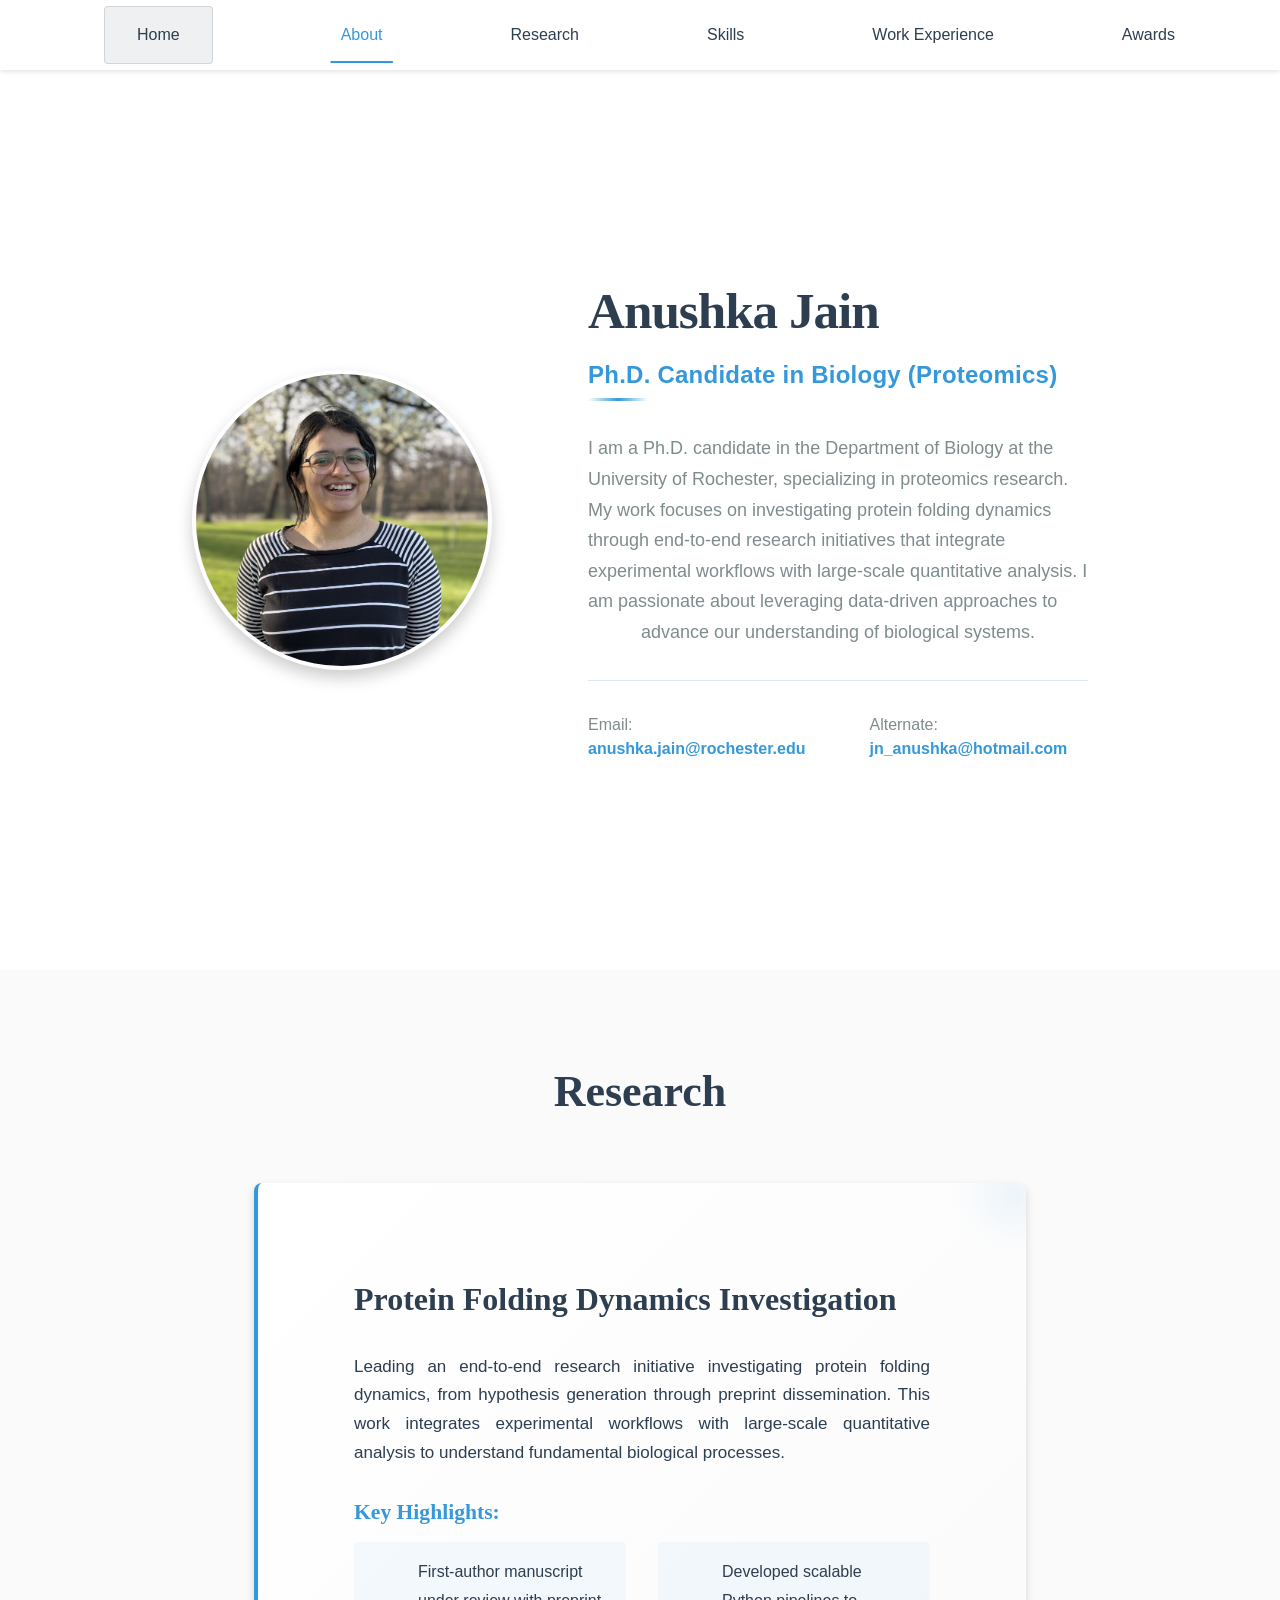
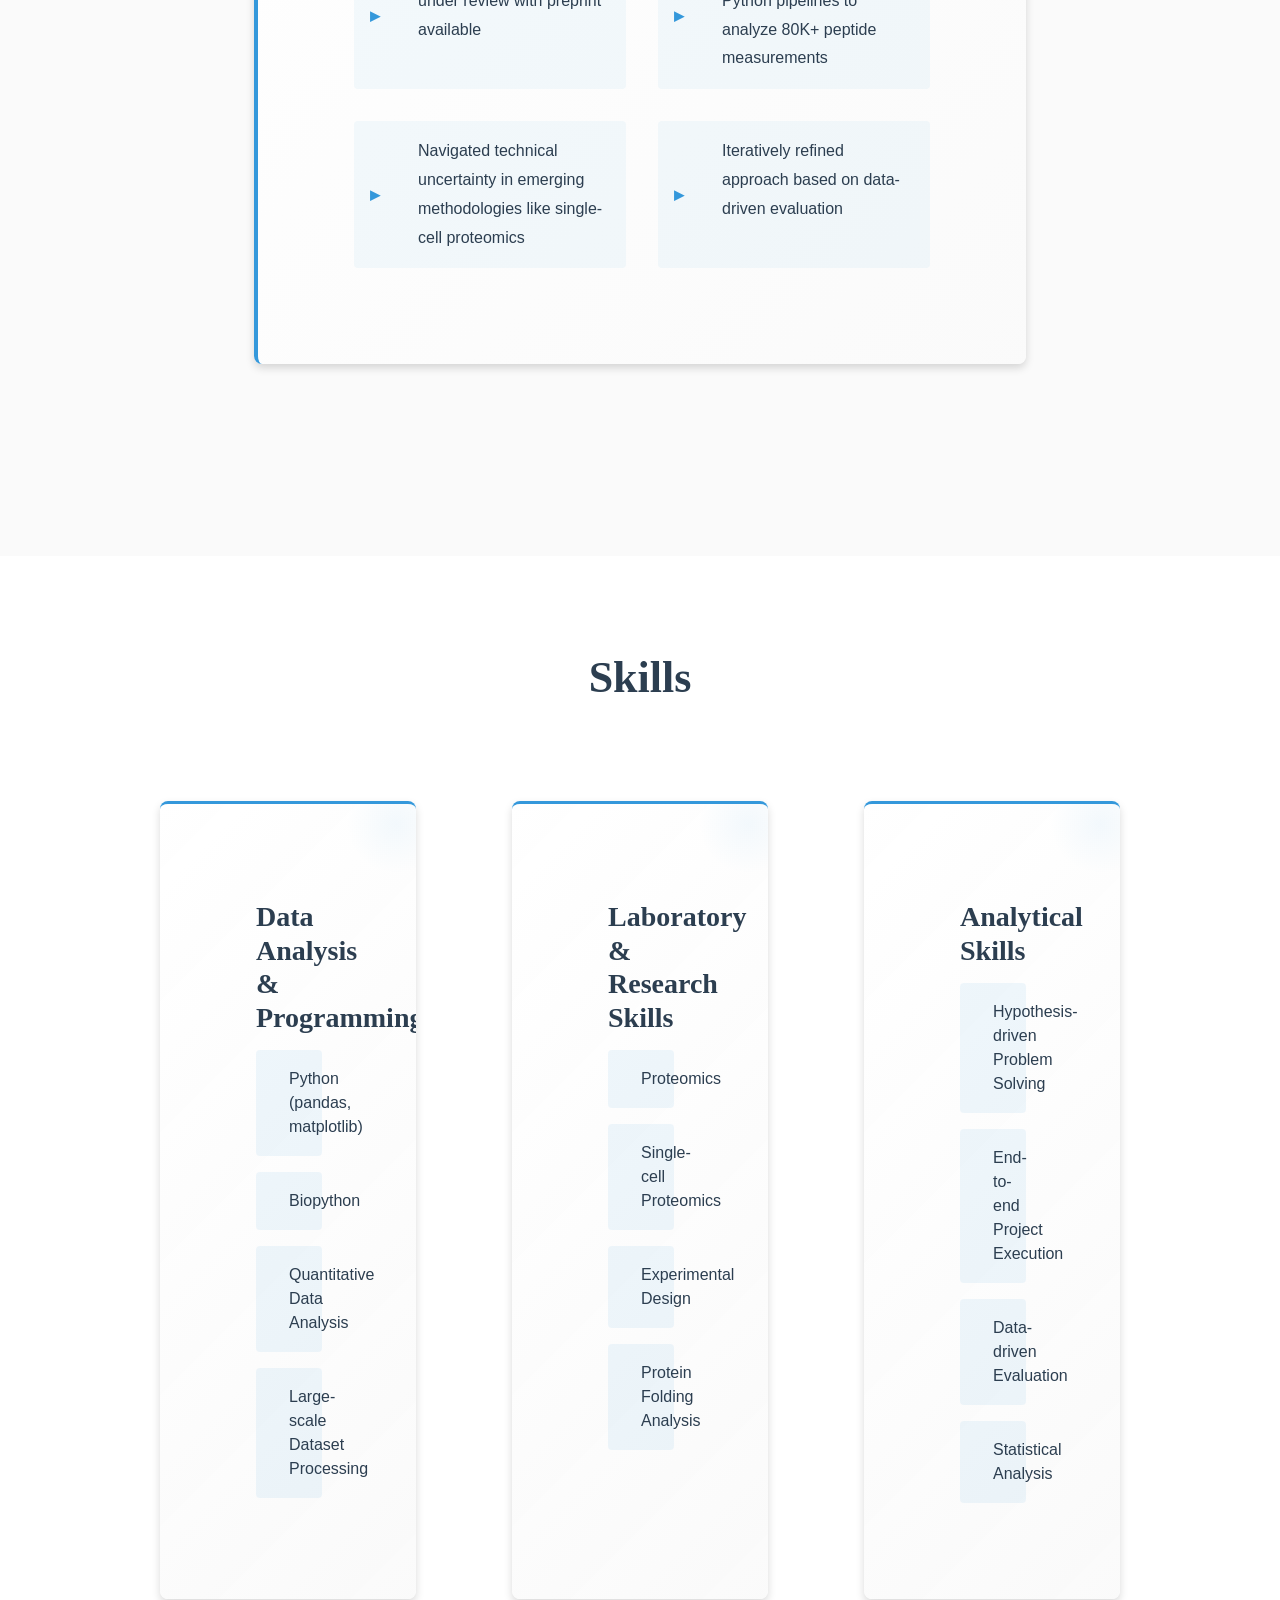
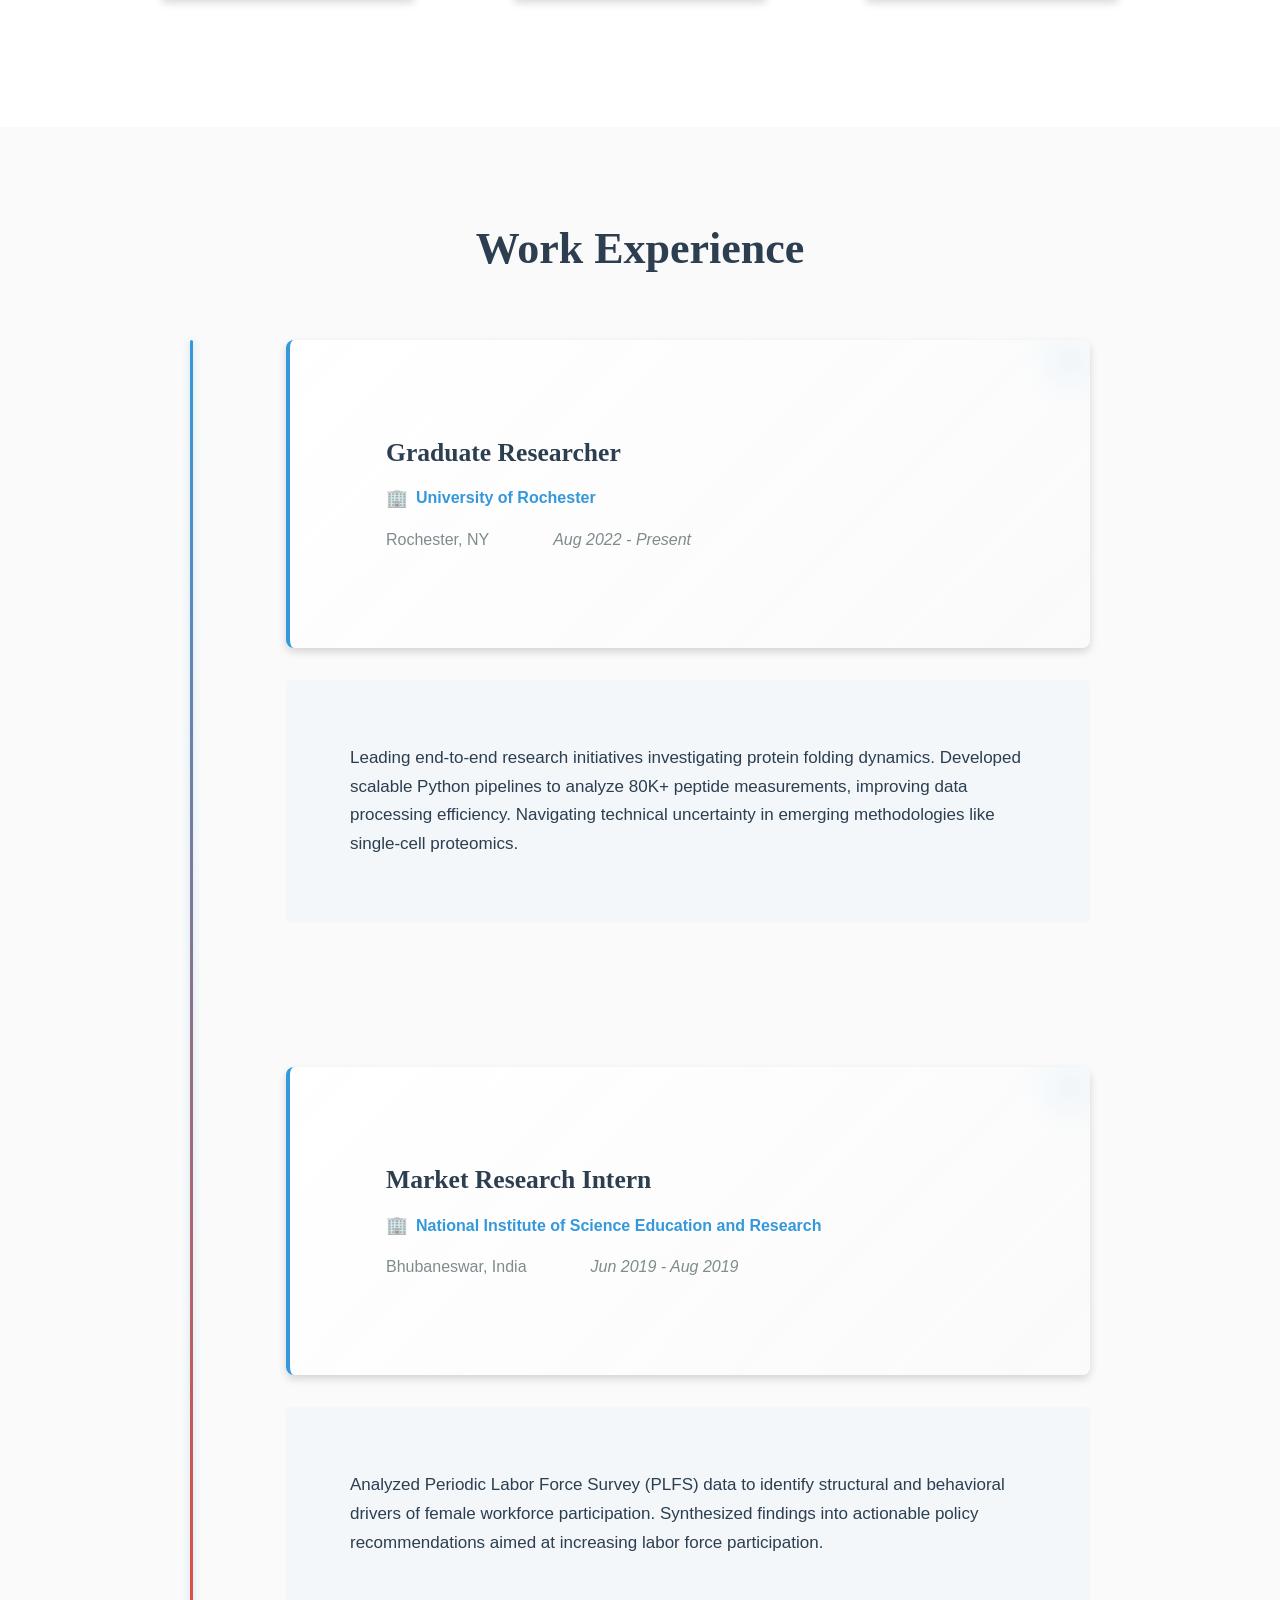
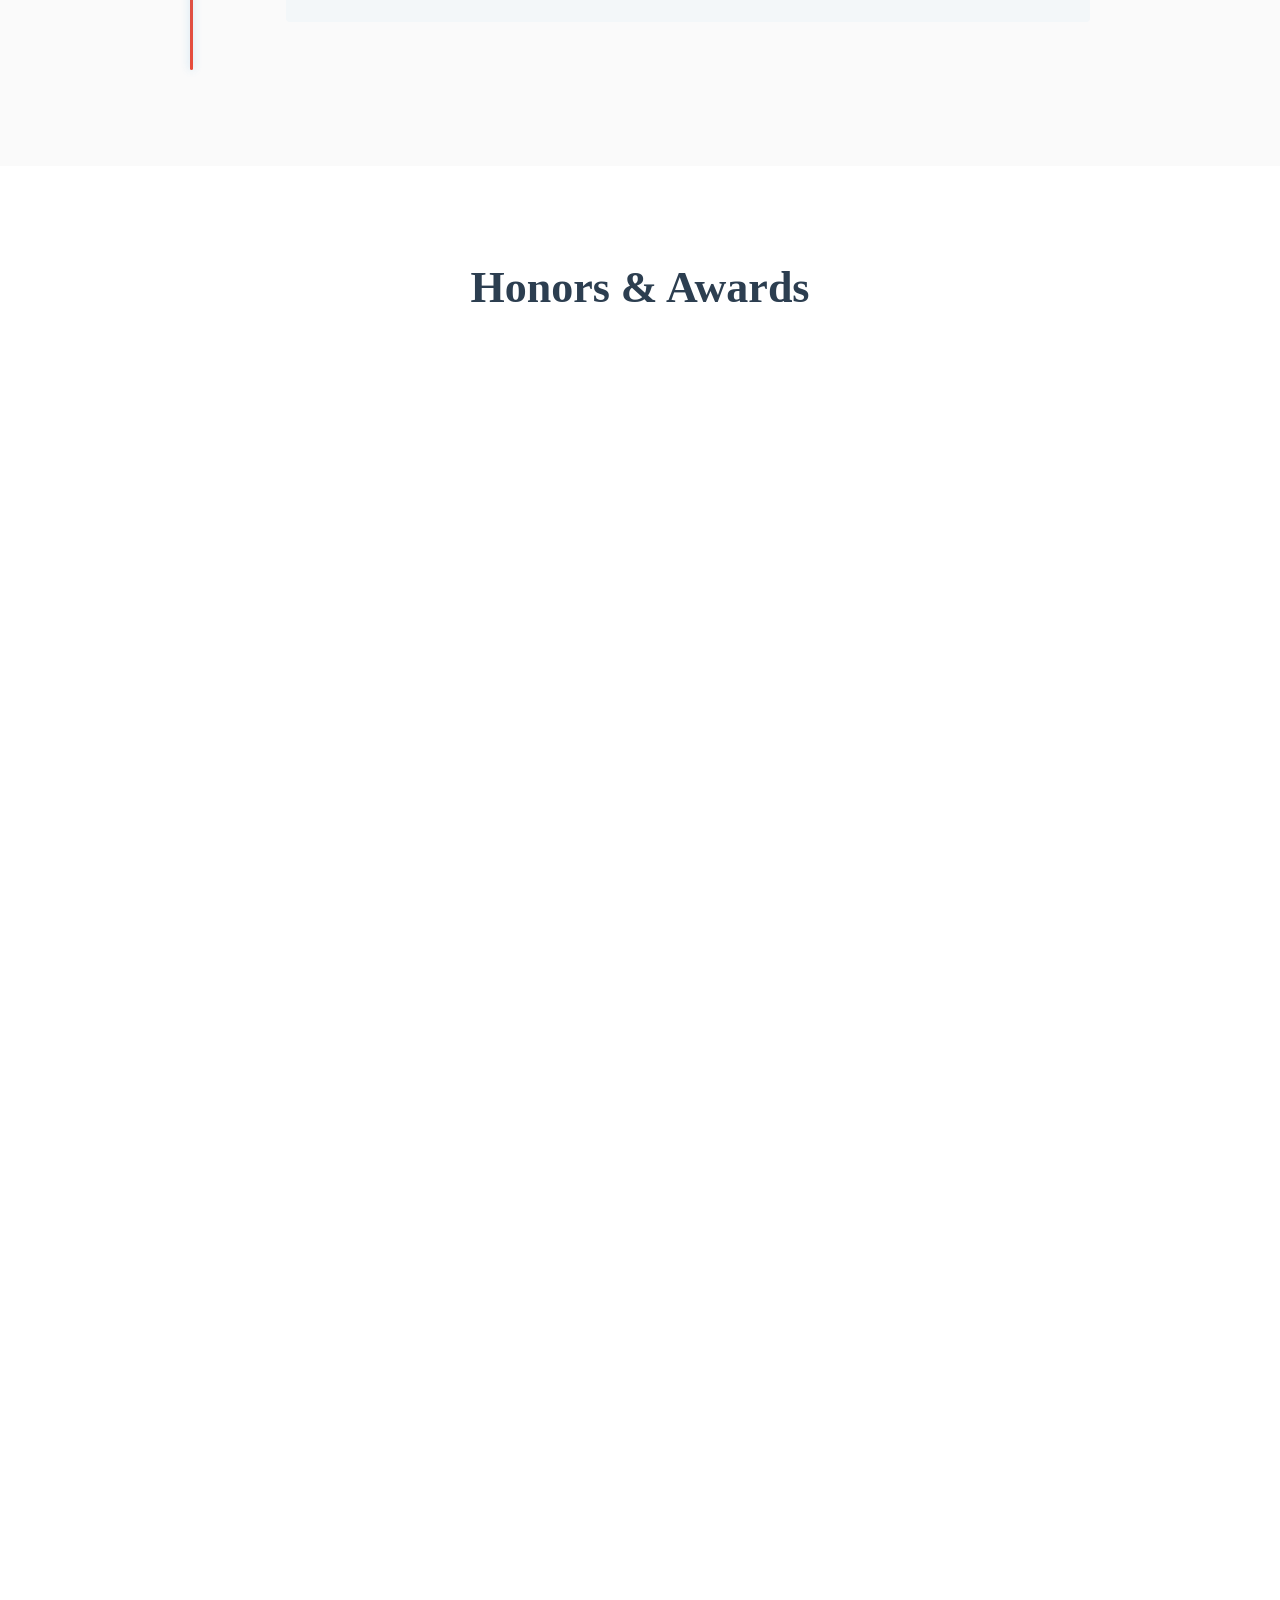
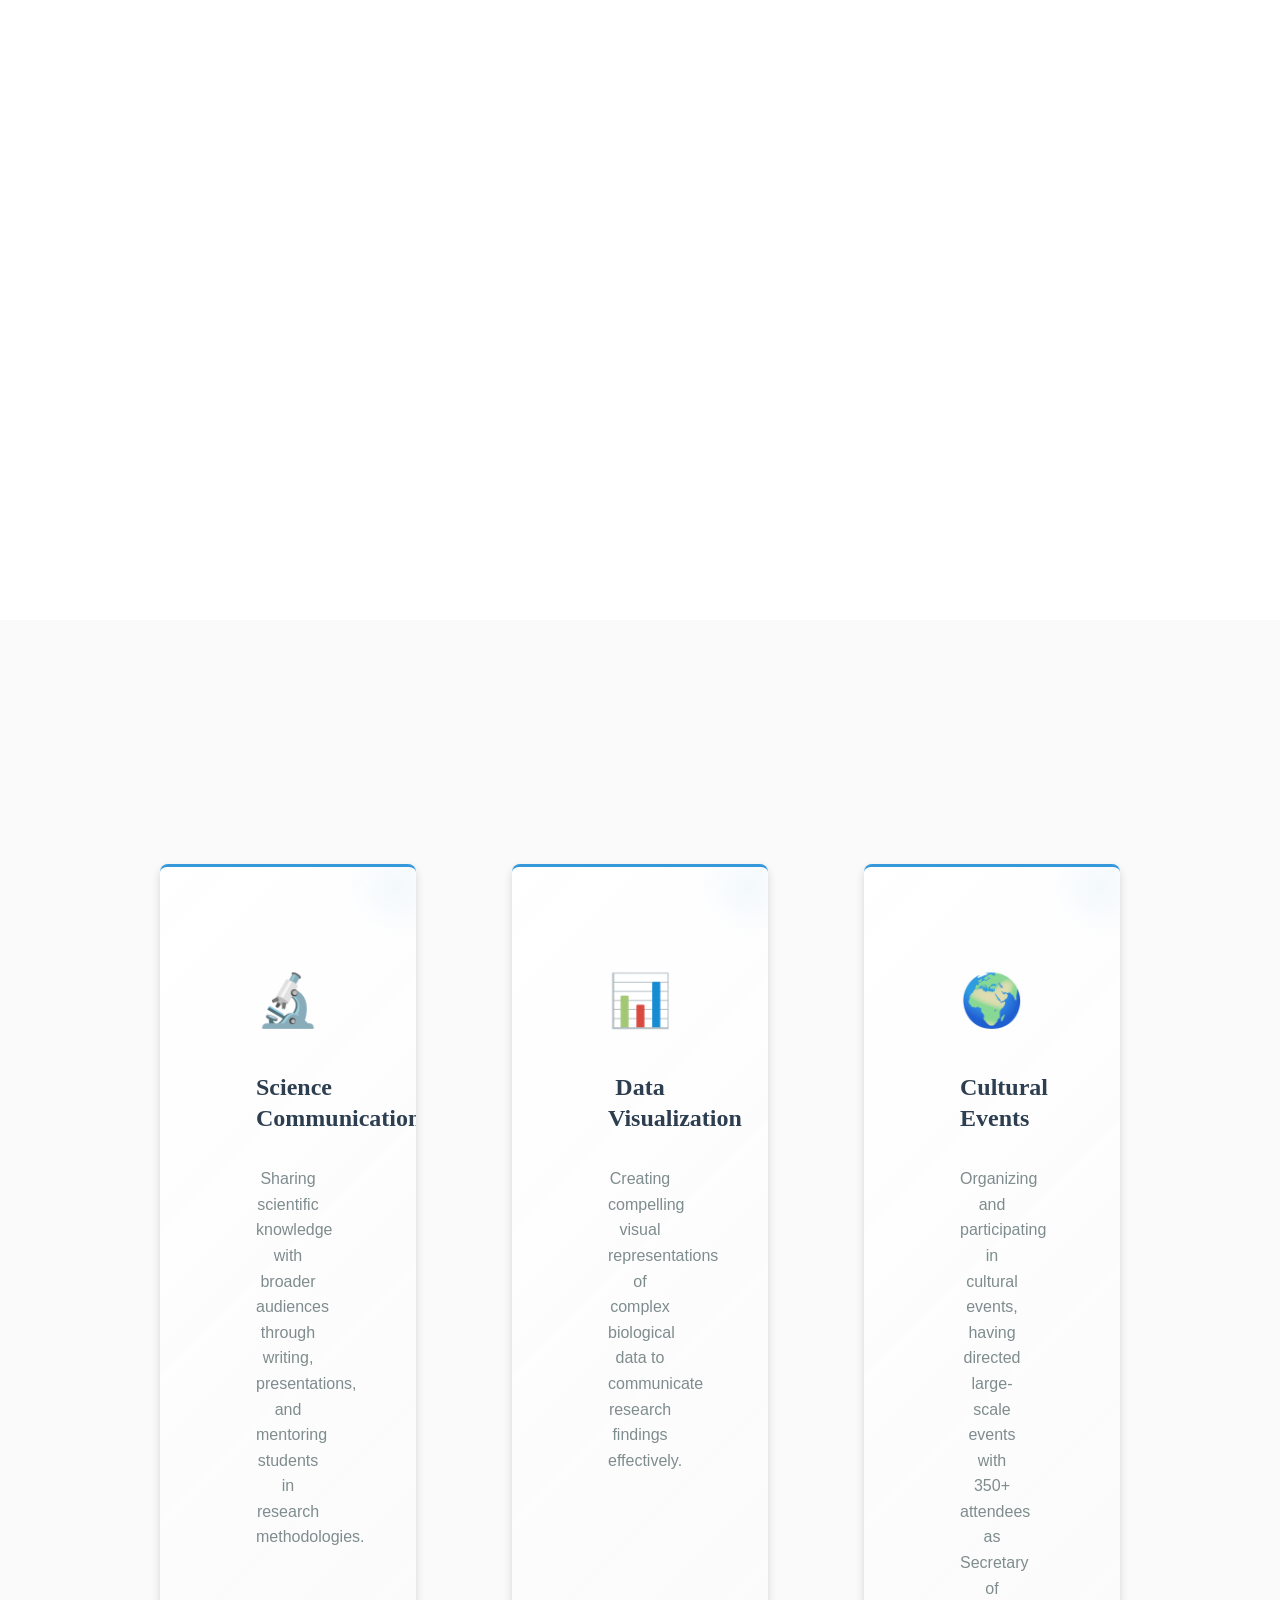
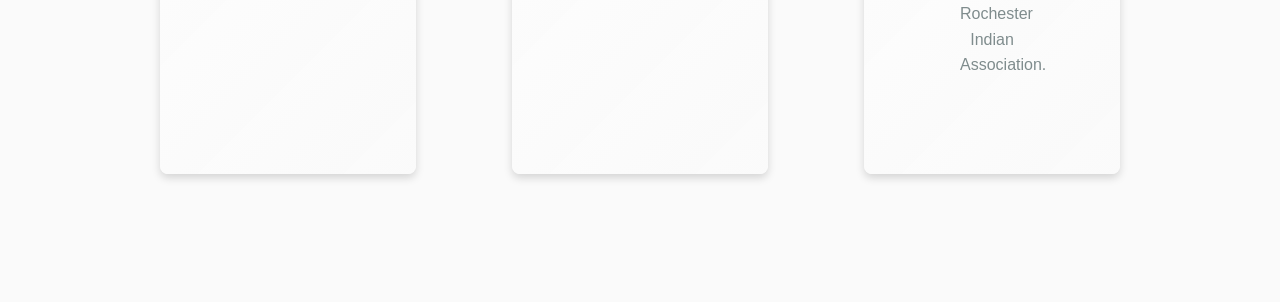
<file: index.html>
<!DOCTYPE html>
<html lang="en">
<head>
  <meta charset="UTF-8">
  <meta name="viewport" content="width=device-width, initial-scale=1.0">
  <meta name="description" content="Portfolio website for a Ph.D. biology student specializing in proteomics research">
  <meta name="author" content="Ph.D. Biology Student">
  <meta name="keywords" content="proteomics, biology, research, Ph.D., portfolio">
  <title>Ph.D. Portfolio - Proteomics Research</title>
  
  <!-- Preconnect hints for potential external resources -->
  <link rel="dns-prefetch" href="//fonts.googleapis.com">
  <link rel="preconnect" href="https://fonts.googleapis.com" crossorigin>
  
  <!-- Critical CSS - Inlined for performance -->
  <style>
    /* CSS Variables */
    :root {
      --color-primary: #2C3E50;
      --color-secondary: #3498DB;
      --color-accent: #E74C3C;
      --color-background: #FFFFFF;
      --color-text: #2C3E50;
      --color-nav-bg: rgba(255, 255, 255, 0.95);
      --spacing-xs: 0.5rem;
      --spacing-sm: 1rem;
      --spacing-md: 2rem;
      --font-primary: 'Inter', -apple-system, BlinkMacSystemFont, 'Segoe UI', sans-serif;
      --font-secondary: 'Playfair Display', Georgia, serif;
      --font-size-base: 16px;
      --font-size-sm: 0.875rem;
      --font-size-md: 1rem;
      --max-width: 1200px;
      --nav-height: 70px;
      --transition-fast: 0.2s ease;
      --shadow-sm: 0 2px 4px rgba(0, 0, 0, 0.1);
      --radius-sm: 4px;
    }
    
    /* Critical Reset */
    *, *::before, *::after {
      box-sizing: border-box;
      margin: 0;
      padding: 0;
    }
    
    html {
      scroll-behavior: smooth;
      font-size: var(--font-size-base);
    }
    
    body {
      font-family: var(--font-primary);
      font-size: var(--font-size-md);
      line-height: 1.5;
      color: var(--color-text);
      background-color: var(--color-background);
      overflow-x: hidden;
    }
    
    /* Navigation Bar - Critical for above-the-fold */
    .navbar {
      position: fixed;
      top: 0;
      left: 0;
      right: 0;
      width: 100%;
      height: var(--nav-height);
      background: var(--color-nav-bg);
      backdrop-filter: blur(10px);
      -webkit-backdrop-filter: blur(10px);
      box-shadow: var(--shadow-sm);
      z-index: 1000;
    }
    
    .nav-container {
      max-width: var(--max-width);
      height: 100%;
      margin: 0 auto;
      padding: 0 var(--spacing-md);
      display: flex;
      align-items: center;
      justify-content: center;
      gap: var(--spacing-md);
    }
    
    .nav-link {
      font-size: var(--font-size-sm);
      font-weight: 500;
      color: var(--color-text);
      padding: var(--spacing-xs) var(--spacing-sm);
      border-radius: var(--radius-sm);
      transition: all var(--transition-fast);
      position: relative;
      white-space: nowrap;
      text-decoration: none;
    }
    
    .nav-link:hover {
      color: var(--color-secondary);
      background-color: rgba(52, 152, 219, 0.1);
    }
    
    .nav-link.active {
      color: var(--color-secondary);
    }
    
    .nav-link.active::after {
      content: '';
      position: absolute;
      bottom: 0;
      left: 50%;
      transform: translateX(-50%);
      width: 60%;
      height: 2px;
      background-color: var(--color-secondary);
      border-radius: 1px;
    }
    
    .nav-link-home {
      font-weight: 700;
      color: var(--color-primary);
      background-color: rgba(44, 62, 80, 0.08);
      border: 1px solid rgba(44, 62, 80, 0.15);
      margin-right: var(--spacing-xs);
    }
    
    .nav-link-home:hover {
      color: var(--color-background);
      background-color: var(--color-primary);
      border-color: var(--color-primary);
      transform: translateY(-1px);
    }
    
    main {
      margin-top: var(--nav-height);
    }
  </style>
  
  <!-- Non-critical CSS - Loaded asynchronously -->
  <link rel="preload" href="css/variables.css" as="style" onload="this.onload=null;this.rel='stylesheet'">
  <link rel="preload" href="css/styles.css" as="style" onload="this.onload=null;this.rel='stylesheet'">
  <link rel="preload" href="css/responsive.css" as="style" onload="this.onload=null;this.rel='stylesheet'">
  <noscript>
    <link rel="stylesheet" href="css/variables.css">
    <link rel="stylesheet" href="css/styles.css">
    <link rel="stylesheet" href="css/responsive.css">
  </noscript>
</head>
<body>
  <!-- Navigation Bar -->
  <nav class="navbar" role="navigation" aria-label="Main navigation">
    <div class="nav-container">
      <a href="#top" class="nav-link nav-link-home" data-nav-target="top" aria-label="Return to top">Home</a>
      <a href="#about" class="nav-link active" data-nav-target="about">About</a>
      <a href="#research" class="nav-link" data-nav-target="research">Research</a>
      <a href="#skills" class="nav-link" data-nav-target="skills">Skills</a>
      <a href="#experience" class="nav-link" data-nav-target="experience">Work Experience</a>
      <a href="#awards" class="nav-link" data-nav-target="awards">Awards</a>
      <a href="#hobbies" class="nav-link" data-nav-target="hobbies">Hobbies</a>
    </div>
  </nav>

  <!-- Main Content -->
  <main id="top">
    <!-- About Section -->
    <section id="about" class="content-section" data-section="about">
      <div class="section-container">
        <div class="about-content">
          <div class="profile-image" data-animate>
            <img id="profile-image" src="assets/images/profile.jpg" alt="Profile photo" loading="lazy">
          </div>
          <div class="bio" data-animate>
            <h1 class="name" id="profile-name">Anushka Jain</h1>
            <p class="title" id="profile-title">Ph.D. Candidate in Biology (Proteomics)</p>
            <p class="description" id="profile-bio">
              I am a Ph.D. candidate in the Department of Biology at the University of Rochester, specializing in proteomics research. My work focuses on investigating protein folding dynamics through end-to-end research initiatives that integrate experimental workflows with large-scale quantitative analysis. I am passionate about leveraging data-driven approaches to advance our understanding of biological systems.
            </p>
            <div class="contact-info">
              <p>Email: <a href="mailto:anushka.jain@rochester.edu" id="profile-email">anushka.jain@rochester.edu</a></p>
              <p>Alternate: <a href="mailto:jn_anushka@hotmail.com" id="profile-alt-email">jn_anushka@hotmail.com</a></p>
            </div>
          </div>
        </div>
      </div>
    </section>

    <!-- Research Section -->
    <section id="research" class="content-section" data-section="research">
      <div class="section-container">
        <h2 class="section-title" data-animate>Research</h2>
        <div class="research-content" id="research-projects" data-animate>
          <div class="research-project">
            <h3>Protein Folding Dynamics Investigation</h3>
            <p>Leading an end-to-end research initiative investigating protein folding dynamics, from hypothesis generation through preprint dissemination. This work integrates experimental workflows with large-scale quantitative analysis to understand fundamental biological processes.</p>
            <h4>Key Highlights:</h4>
            <ul>
              <li>First-author manuscript under review with preprint available</li>
              <li>Developed scalable Python pipelines to analyze 80K+ peptide measurements</li>
              <li>Navigated technical uncertainty in emerging methodologies like single-cell proteomics</li>
              <li>Iteratively refined approach based on data-driven evaluation</li>
            </ul>
          </div>
        </div>
      </div>
    </section>

    <!-- Skills Section -->
    <section id="skills" class="content-section" data-section="skills">
      <div class="section-container">
        <h2 class="section-title" data-animate>Skills</h2>
        <div class="skills-grid" id="skills-container" data-animate>
          <div class="skill-category">
            <h3>Data Analysis & Programming</h3>
            <ul>
              <li>Python (pandas, matplotlib)</li>
              <li>Biopython</li>
              <li>Quantitative Data Analysis</li>
              <li>Large-scale Dataset Processing</li>
            </ul>
          </div>
          <div class="skill-category">
            <h3>Laboratory & Research Skills</h3>
            <ul>
              <li>Proteomics</li>
              <li>Single-cell Proteomics</li>
              <li>Experimental Design</li>
              <li>Protein Folding Analysis</li>
            </ul>
          </div>
          <div class="skill-category">
            <h3>Analytical Skills</h3>
            <ul>
              <li>Hypothesis-driven Problem Solving</li>
              <li>End-to-end Project Execution</li>
              <li>Data-driven Evaluation</li>
              <li>Statistical Analysis</li>
            </ul>
          </div>
        </div>
      </div>
    </section>

    <!-- Work Experience Section -->
    <section id="experience" class="content-section" data-section="experience">
      <div class="section-container">
        <h2 class="section-title" data-animate>Work Experience</h2>
        <div class="timeline" id="experience-container" data-animate>
          <div class="experience-item">
            <div class="experience-header">
              <h3>Graduate Researcher</h3>
              <div class="company">University of Rochester</div>
              <div class="experience-details">
                <span class="location">Rochester, NY</span>
                <span class="dates">Aug 2022 - Present</span>
              </div>
            </div>
            <p>Leading end-to-end research initiatives investigating protein folding dynamics. Developed scalable Python pipelines to analyze 80K+ peptide measurements, improving data processing efficiency. Navigating technical uncertainty in emerging methodologies like single-cell proteomics.</p>
          </div>
          <div class="experience-item">
            <div class="experience-header">
              <h3>Market Research Intern</h3>
              <div class="company">National Institute of Science Education and Research</div>
              <div class="experience-details">
                <span class="location">Bhubaneswar, India</span>
                <span class="dates">Jun 2019 - Aug 2019</span>
              </div>
            </div>
            <p>Analyzed Periodic Labor Force Survey (PLFS) data to identify structural and behavioral drivers of female workforce participation. Synthesized findings into actionable policy recommendations aimed at increasing labor force participation.</p>
          </div>
        </div>
      </div>
    </section>

    <!-- Honors and Awards Section -->
    <section id="awards" class="content-section" data-section="awards">
      <div class="section-container">
        <h2 class="section-title" data-animate>Honors & Awards</h2>
        <div id="awards-container" class="awards-grid" data-animate>
          <div class="award-item" data-animate>
            <h3 class="award-title">Selected for Oral Presentation</h3>
            <div class="award-organization">Graduate Research Day, University of Rochester</div>
            <div class="award-year">2024</div>
            <p class="award-description">Selected to present research findings at the annual Graduate Research Day</p>
          </div>
          <div class="award-item" data-animate>
            <h3 class="award-title">Best Poster Award</h3>
            <div class="award-organization">Aging Research Day, University of Rochester</div>
            <div class="award-year">2024</div>
            <p class="award-description">Recognized for outstanding poster presentation on aging-related research</p>
          </div>
          <div class="award-item" data-animate>
            <h3 class="award-title">Best Poster Award</h3>
            <div class="award-organization">Annual Retreat for Department of Biology, University of Rochester</div>
            <div class="award-year">2023</div>
            <p class="award-description">Awarded best poster at the departmental annual retreat</p>
          </div>
          <div class="award-item" data-animate>
            <h3 class="award-title">Travel Award Recipient</h3>
            <div class="award-organization">US Human Proteomics Conference (US HUPO)</div>
            <div class="award-year">2023</div>
            <p class="award-description">Received travel award to attend and present at US HUPO conference</p>
          </div>
          <div class="award-item" data-animate>
            <h3 class="award-title">DST-INSPIRE Fellowship</h3>
            <div class="award-organization">Government of India</div>
            <div class="award-year">2017-2022</div>
            <p class="award-description">Five-year national merit-based fellowship awarded by the Department of Science and Technology</p>
          </div>
          <div class="award-item" data-animate>
            <h3 class="award-title">National Talent Search Examination (Phase-I Scholar)</h3>
            <div class="award-organization">Government of India</div>
            <div class="award-year">2015</div>
            <p class="award-description">National-level scholarship for academic excellence</p>
          </div>
        </div>
      </div>
    </section>

    <!-- Hobbies Section -->
    <section id="hobbies" class="content-section" data-section="hobbies">
      <div class="section-container">
        <h2 class="section-title" data-animate>Hobbies & Interests</h2>
        <div class="hobbies-grid" id="hobbies-container" data-animate>
          <div class="hobby-item">
            <div class="hobby-icon">🔬</div>
            <div class="hobby-content">
              <h3>Science Communication</h3>
              <p>Sharing scientific knowledge with broader audiences through writing, presentations, and mentoring students in research methodologies.</p>
            </div>
          </div>
          <div class="hobby-item">
            <div class="hobby-icon">📊</div>
            <div class="hobby-content">
              <h3>Data Visualization</h3>
              <p>Creating compelling visual representations of complex biological data to communicate research findings effectively.</p>
            </div>
          </div>
          <div class="hobby-item">
            <div class="hobby-icon">🌍</div>
            <div class="hobby-content">
              <h3>Cultural Events</h3>
              <p>Organizing and participating in cultural events, having directed large-scale events with 350+ attendees as Secretary of Rochester Indian Association.</p>
            </div>
          </div>
        </div>
      </div>
    </section>
  </main>

  <!-- No JavaScript Fallback -->
  <noscript>
    <div class="noscript-warning">
      JavaScript is disabled. The site is viewable, but some interactive features like smooth scrolling and animations are unavailable.
    </div>
  </noscript>

  <!-- JavaScript - Deferred for performance -->
  <!-- Load component classes first -->
  <script src="js/image-error-handler.js" defer></script>
  <script src="js/navigation.js" defer></script>
  <script src="js/animations.js" defer></script>
  <script src="js/content-loader.js" defer></script>
  <!-- Load main initialization script last -->
  <script src="js/main.js" defer></script>
</body>
</html>
</file>
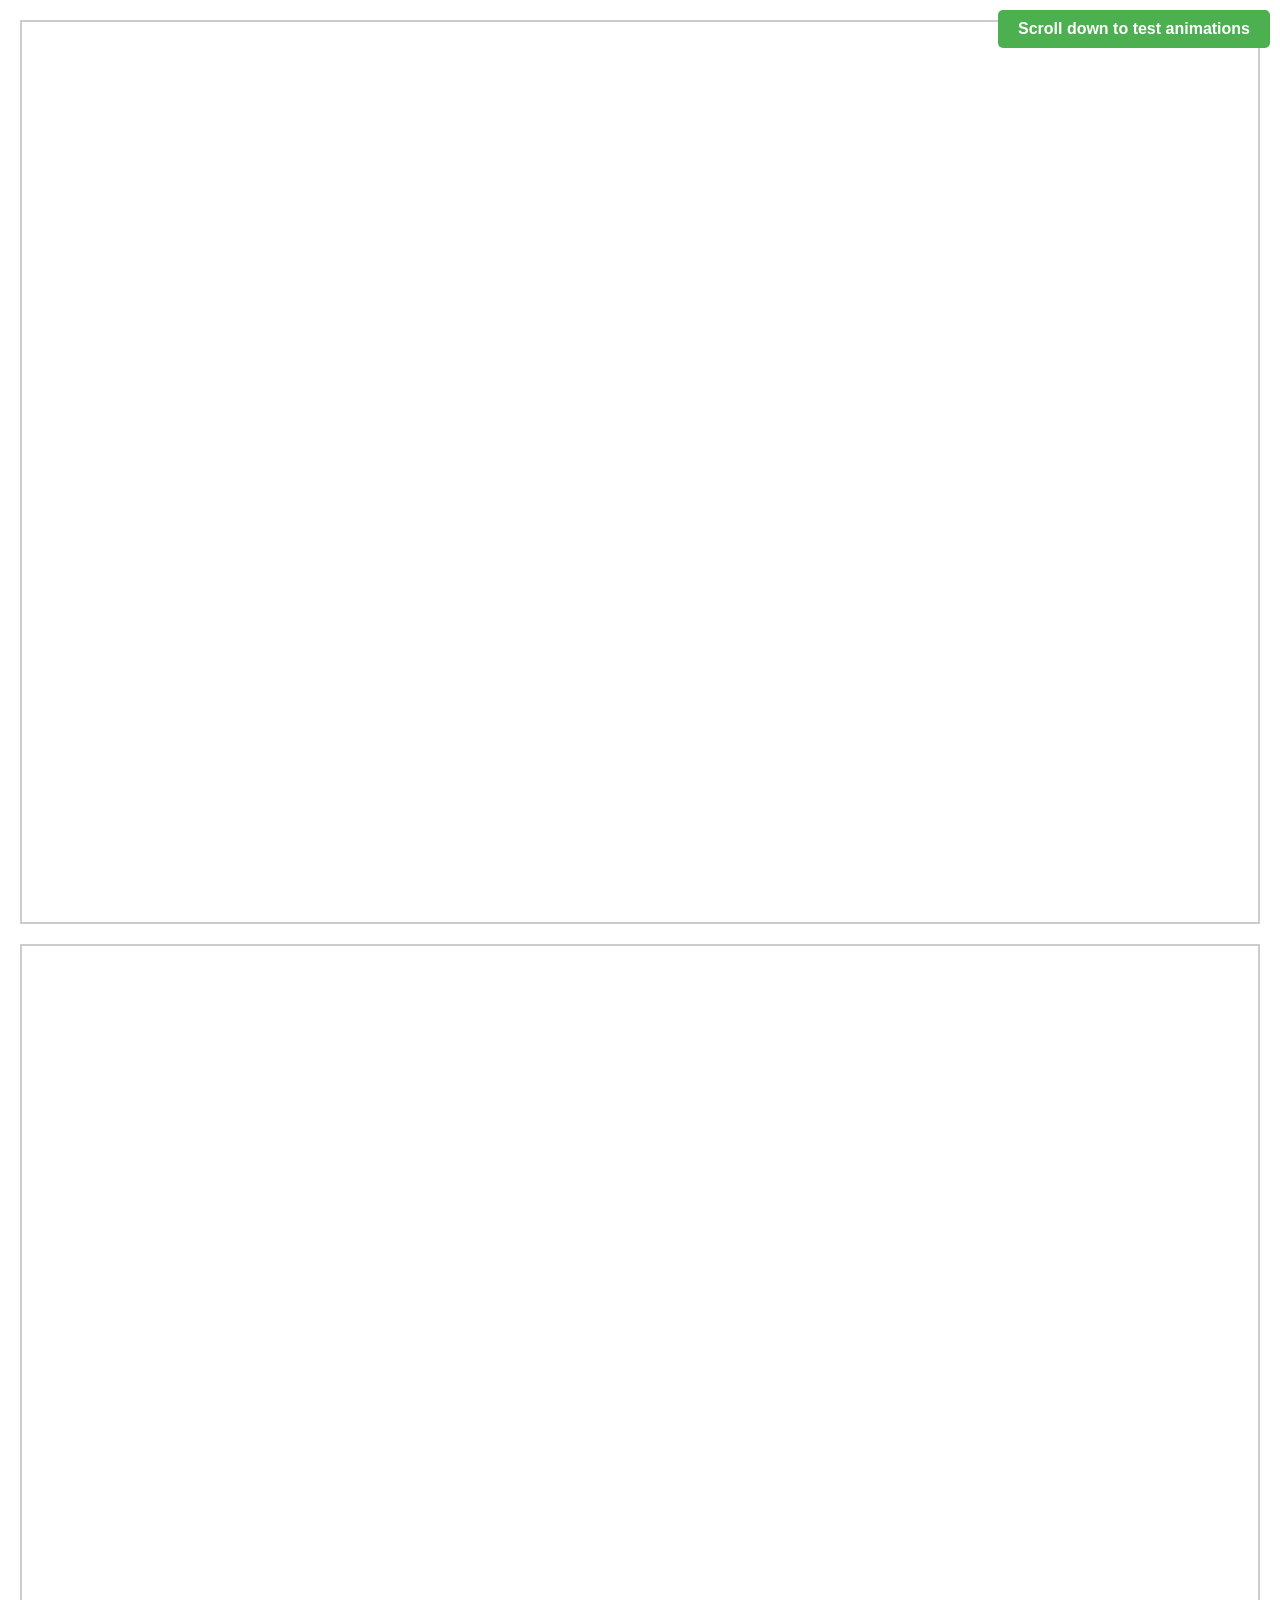
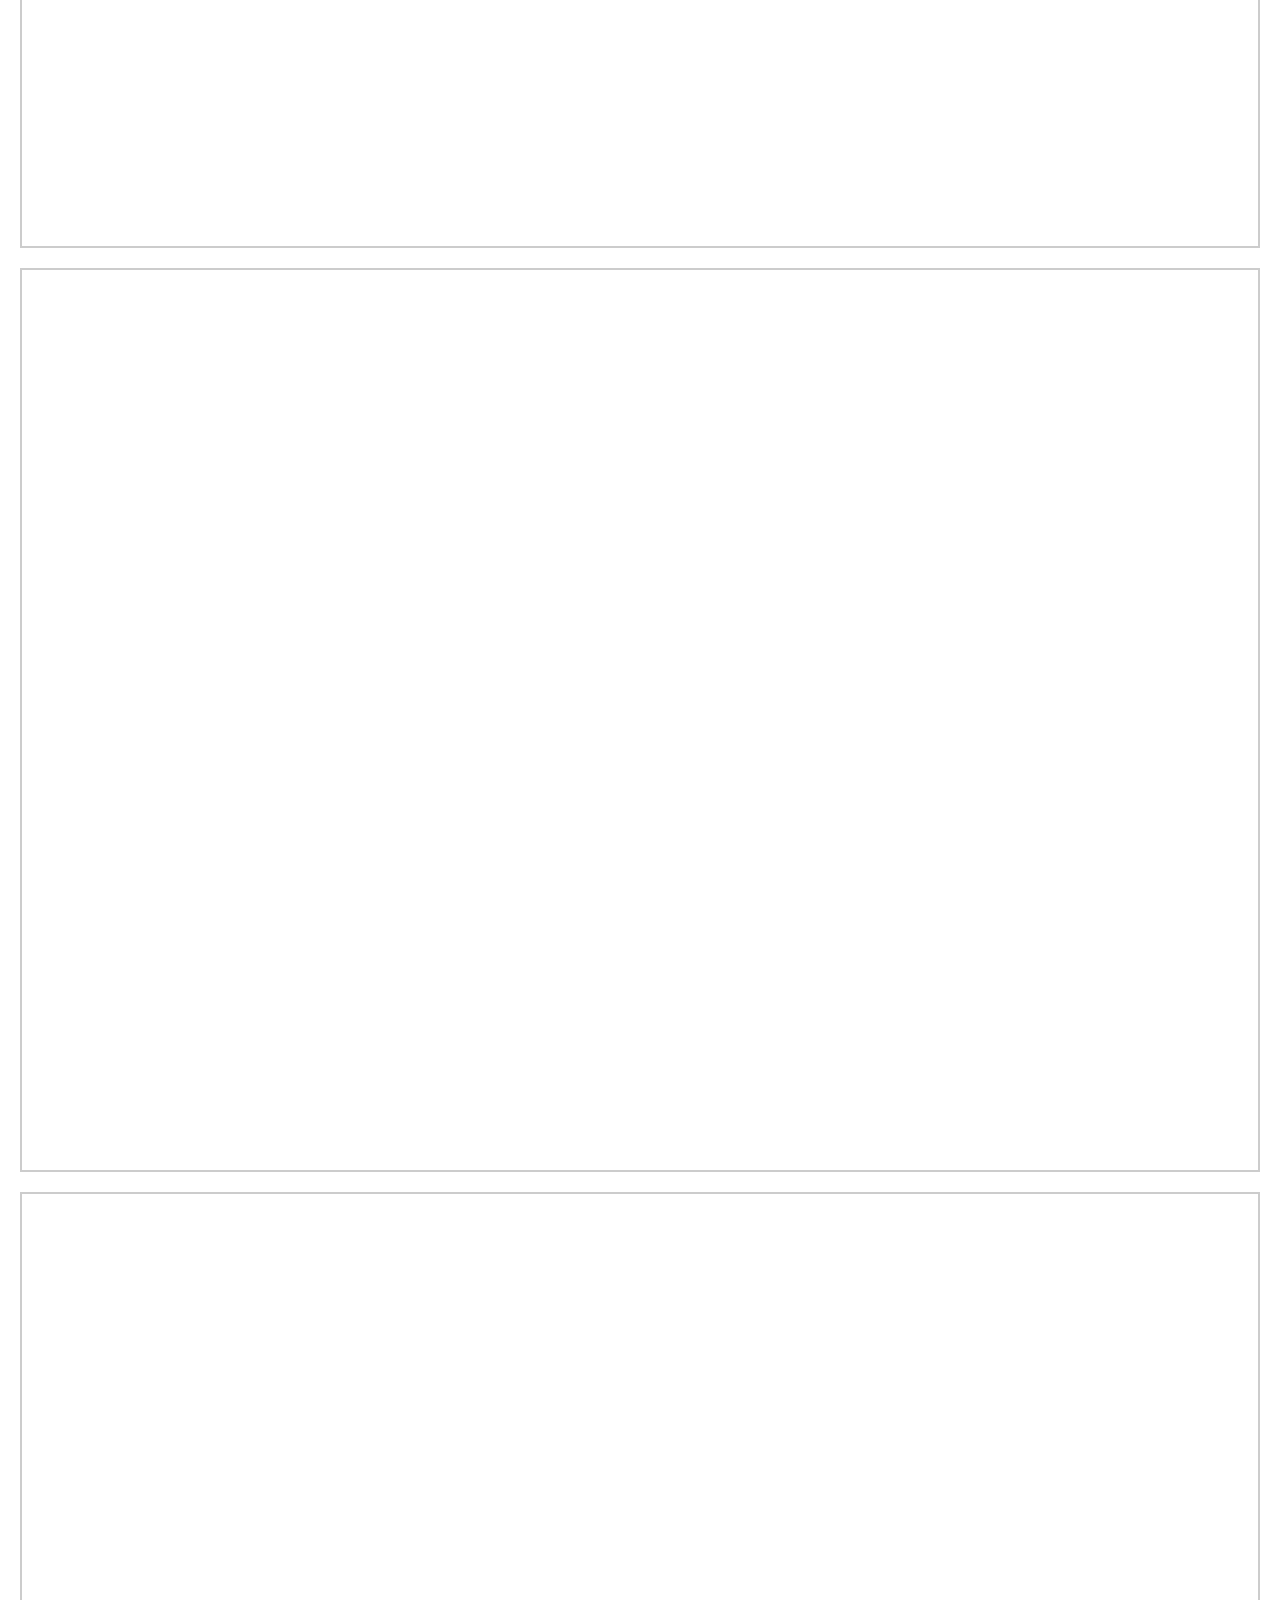
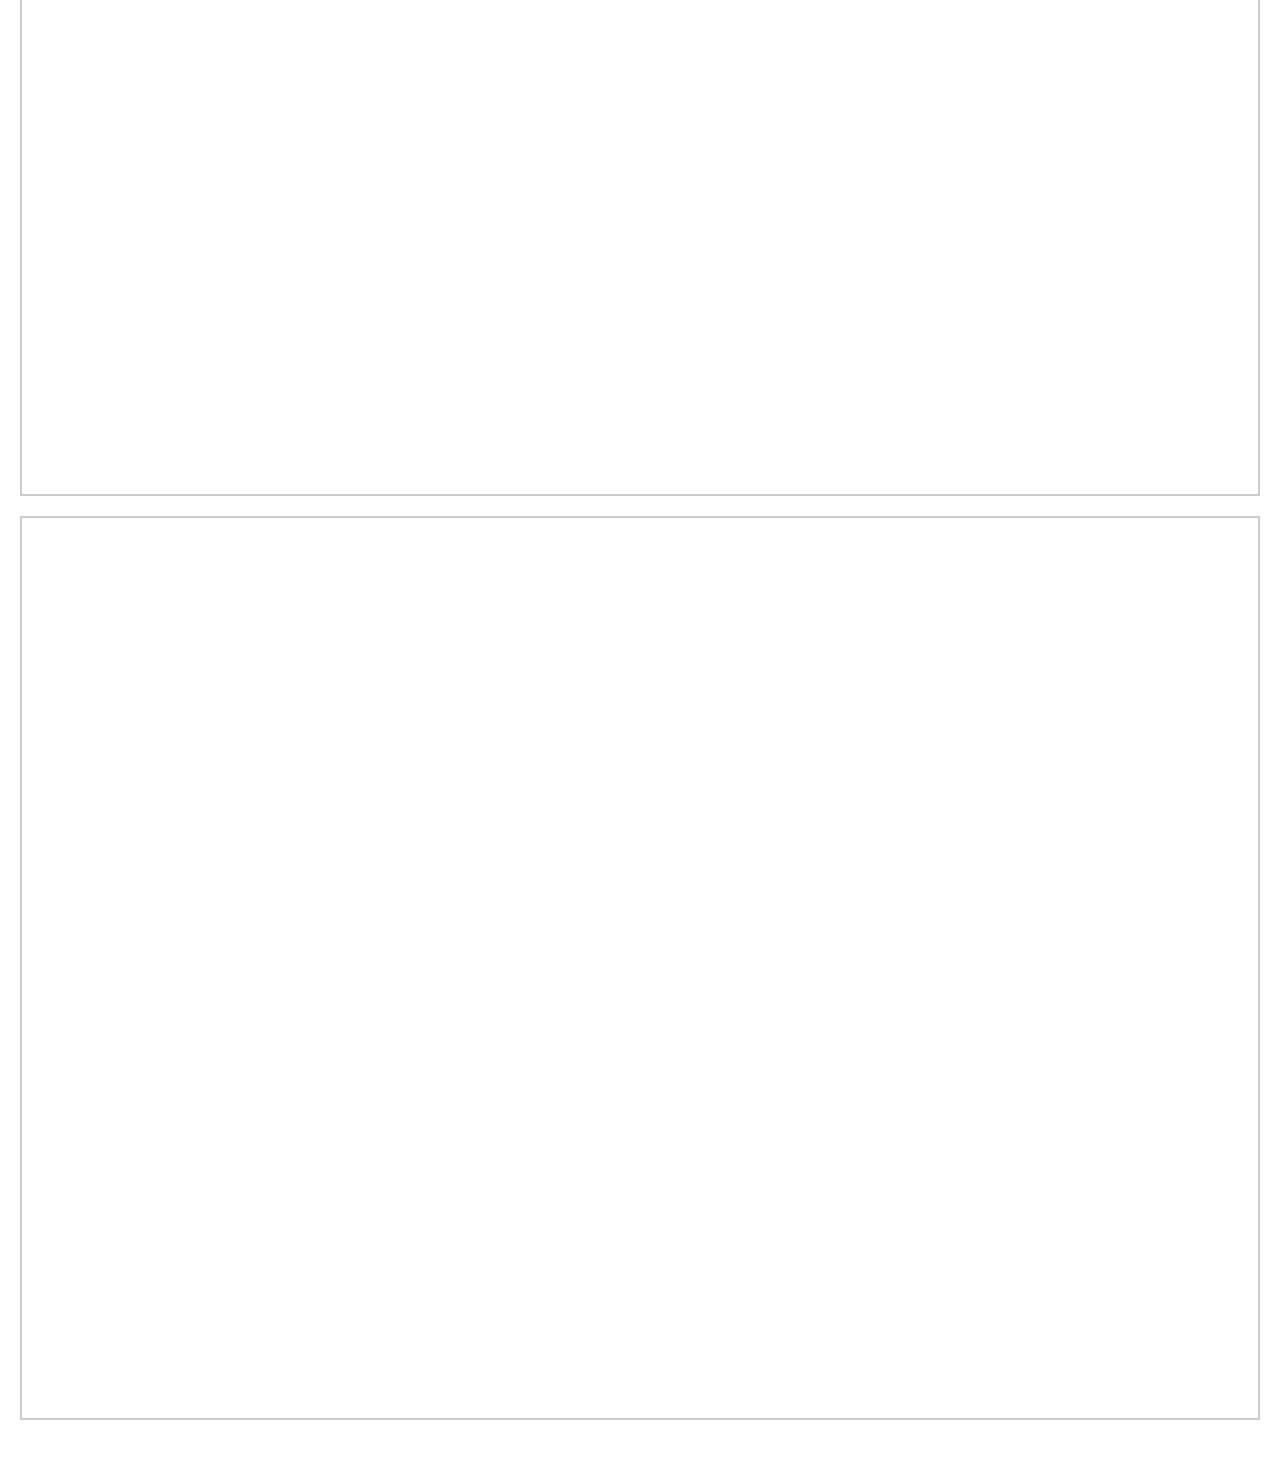
<file: test-animations.html>
<!DOCTYPE html>
<html lang="en">
<head>
  <meta charset="UTF-8">
  <meta name="viewport" content="width=device-width, initial-scale=1.0">
  <title>Animation Controller Test</title>
  <style>
    body {
      margin: 0;
      padding: 20px;
      font-family: Arial, sans-serif;
    }
    
    .test-section {
      height: 100vh;
      display: flex;
      align-items: center;
      justify-content: center;
      border: 2px solid #ccc;
      margin-bottom: 20px;
    }
    
    /* Animation styles from styles.css */
    [data-animate] {
      opacity: 0;
      transform: translateY(30px);
      transition: opacity 0.6s ease, transform 0.6s ease;
    }
    
    [data-animate].animated {
      opacity: 1;
      transform: translateY(0);
    }
    
    .test-box {
      width: 200px;
      height: 200px;
      background: linear-gradient(135deg, #667eea 0%, #764ba2 100%);
      display: flex;
      align-items: center;
      justify-content: center;
      color: white;
      font-size: 24px;
      font-weight: bold;
      border-radius: 10px;
    }
    
    .status {
      position: fixed;
      top: 10px;
      right: 10px;
      background: #4CAF50;
      color: white;
      padding: 10px 20px;
      border-radius: 5px;
      font-weight: bold;
    }
  </style>
</head>
<body>
  <div class="status">Scroll down to test animations</div>
  
  <div class="test-section">
    <div class="test-box" data-animate>Box 1</div>
  </div>
  
  <div class="test-section">
    <div class="test-box" data-animate>Box 2</div>
  </div>
  
  <div class="test-section">
    <div class="test-box" data-animate>Box 3</div>
  </div>
  
  <div class="test-section">
    <div class="test-box" data-animate>Box 4</div>
  </div>
  
  <div class="test-section">
    <div class="test-box" data-animate>Box 5</div>
  </div>
  
  <script src="js/animations.js"></script>
  
  <script>
    // Log when animations are triggered
    document.addEventListener('DOMContentLoaded', () => {
      const boxes = document.querySelectorAll('[data-animate]');
      boxes.forEach((box, index) => {
        const observer = new MutationObserver((mutations) => {
          mutations.forEach((mutation) => {
            if (mutation.attributeName === 'class') {
              if (box.classList.contains('animated')) {
                console.log(`✓ Box ${index + 1} animated!`);
              }
            }
          });
        });
        
        observer.observe(box, { attributes: true });
      });
      
      console.log('Animation test page loaded. Scroll down to see animations trigger.');
    });
  </script>
</body>
</html>
</file>
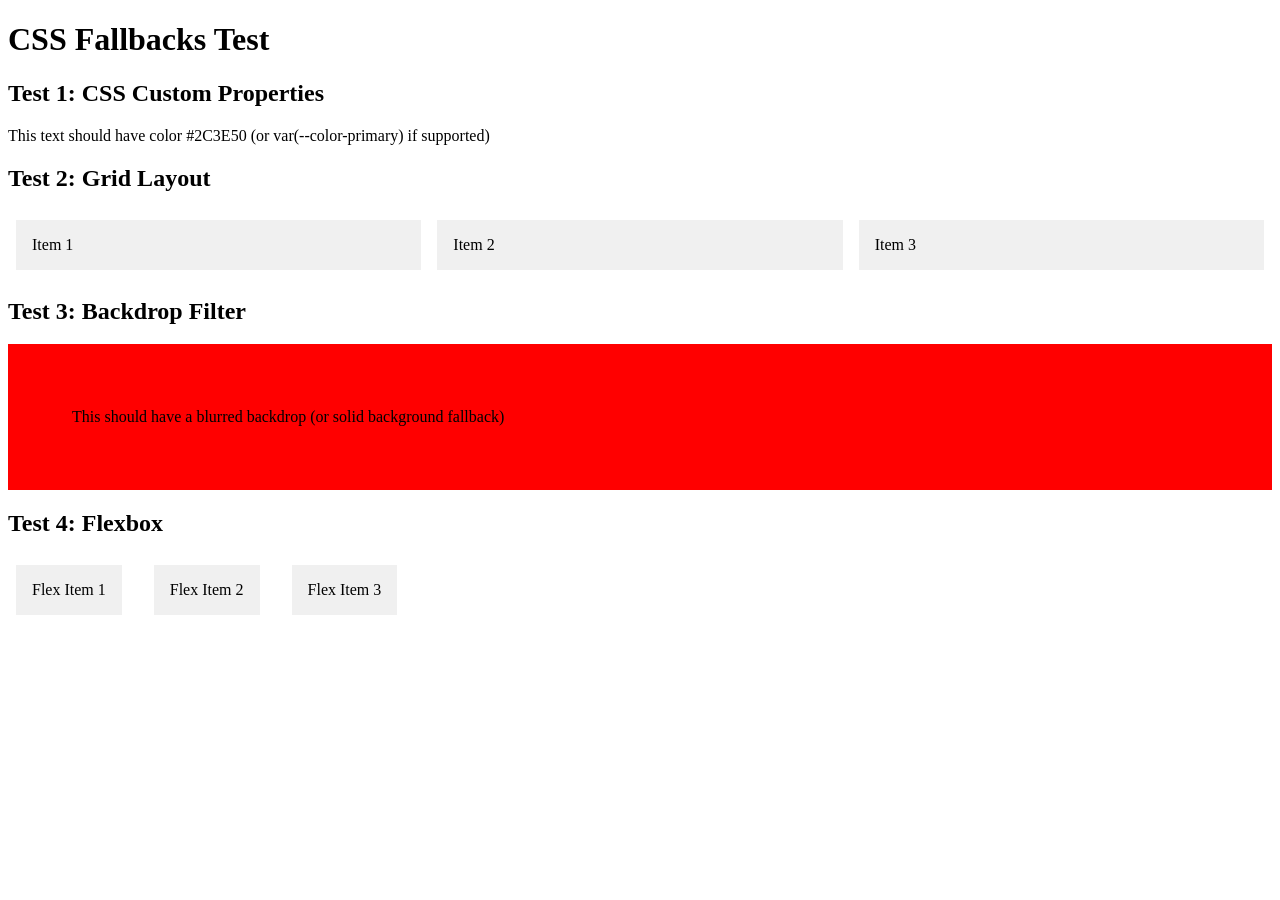
<file: test-css-fallbacks.html>
<!DOCTYPE html>
<html lang="en">
<head>
  <meta charset="UTF-8">
  <meta name="viewport" content="width=device-width, initial-scale=1.0">
  <title>CSS Fallbacks Test</title>
  <style>
    /* Test 1: CSS Custom Properties with Fallbacks */
    .test-custom-props {
      color: #2C3E50; /* Fallback */
      color: var(--color-primary);
      background-color: #FFFFFF; /* Fallback */
      background-color: var(--color-background);
      padding: 1rem; /* Fallback */
      padding: var(--spacing-sm);
    }
    
    /* Test 2: Grid with Fallback */
    .test-grid {
      display: block; /* Fallback */
      display: grid;
      grid-template-columns: repeat(3, 1fr);
      gap: 2rem; /* Fallback */
      gap: var(--spacing-md);
    }
    
    /* Test 3: Backdrop Filter with Fallback */
    .test-backdrop {
      background: rgba(255, 255, 255, 0.95); /* Fallback */
      background: var(--color-nav-bg);
      backdrop-filter: blur(10px);
      -webkit-backdrop-filter: blur(10px);
    }
    
    /* Test 4: Flexbox (already widely supported, but good to verify) */
    .test-flex {
      display: flex;
      gap: 1rem;
    }
    
    .test-item {
      padding: 1rem;
      background: #f0f0f0;
      margin: 0.5rem;
    }
  </style>
</head>
<body>
  <h1>CSS Fallbacks Test</h1>
  
  <section>
    <h2>Test 1: CSS Custom Properties</h2>
    <div class="test-custom-props">
      This text should have color #2C3E50 (or var(--color-primary) if supported)
    </div>
  </section>
  
  <section>
    <h2>Test 2: Grid Layout</h2>
    <div class="test-grid">
      <div class="test-item">Item 1</div>
      <div class="test-item">Item 2</div>
      <div class="test-item">Item 3</div>
    </div>
  </section>
  
  <section>
    <h2>Test 3: Backdrop Filter</h2>
    <div style="background: url('data:image/svg+xml,<svg xmlns=%22http://www.w3.org/2000/svg%22 width=%22100%22 height=%22100%22><rect fill=%22%23ff0000%22 width=%22100%22 height=%22100%22/></svg>'); padding: 2rem;">
      <div class="test-backdrop" style="padding: 2rem; color: #000;">
        This should have a blurred backdrop (or solid background fallback)
      </div>
    </div>
  </section>
  
  <section>
    <h2>Test 4: Flexbox</h2>
    <div class="test-flex">
      <div class="test-item">Flex Item 1</div>
      <div class="test-item">Flex Item 2</div>
      <div class="test-item">Flex Item 3</div>
    </div>
  </section>
  
  <script>
    // Check browser support
    console.log('CSS Custom Properties supported:', CSS.supports('color', 'var(--test)'));
    console.log('CSS Grid supported:', CSS.supports('display', 'grid'));
    console.log('Backdrop Filter supported:', CSS.supports('backdrop-filter', 'blur(10px)'));
    console.log('Flexbox supported:', CSS.supports('display', 'flex'));
  </script>
</body>
</html>
</file>
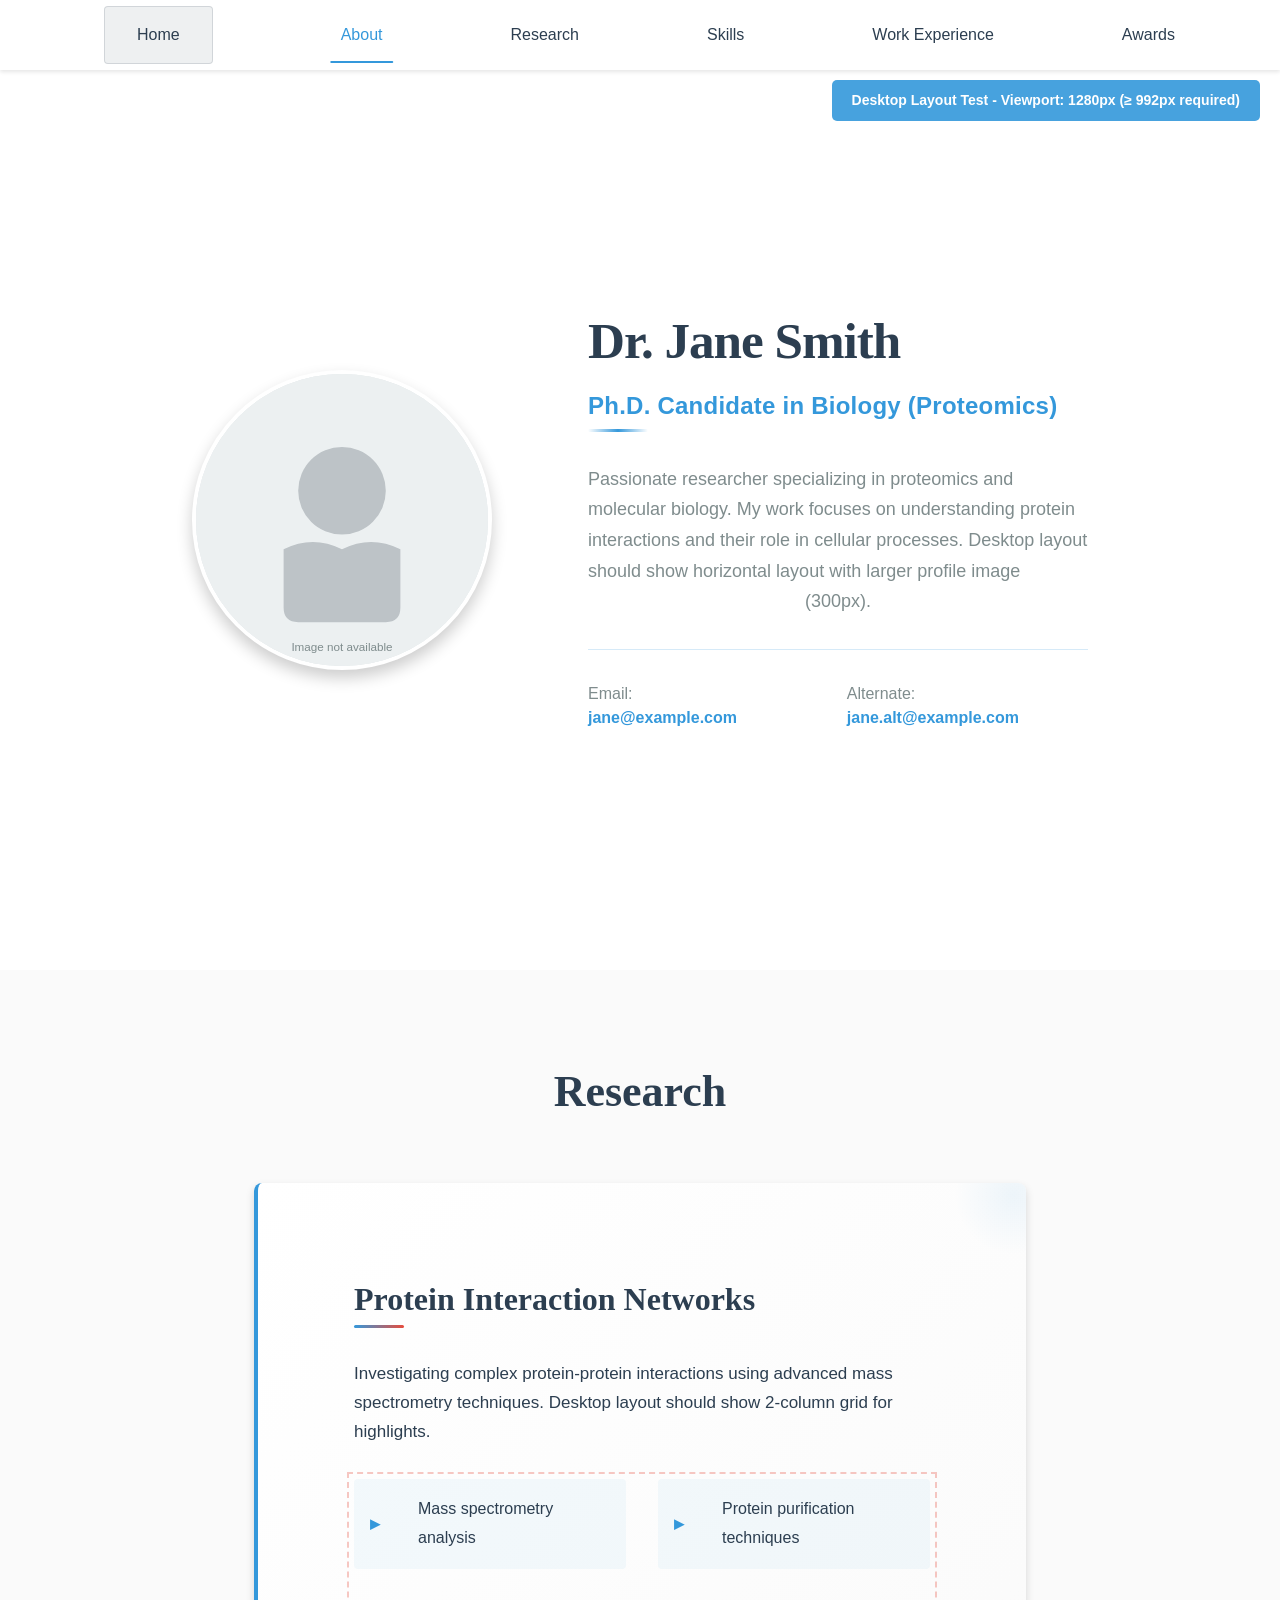
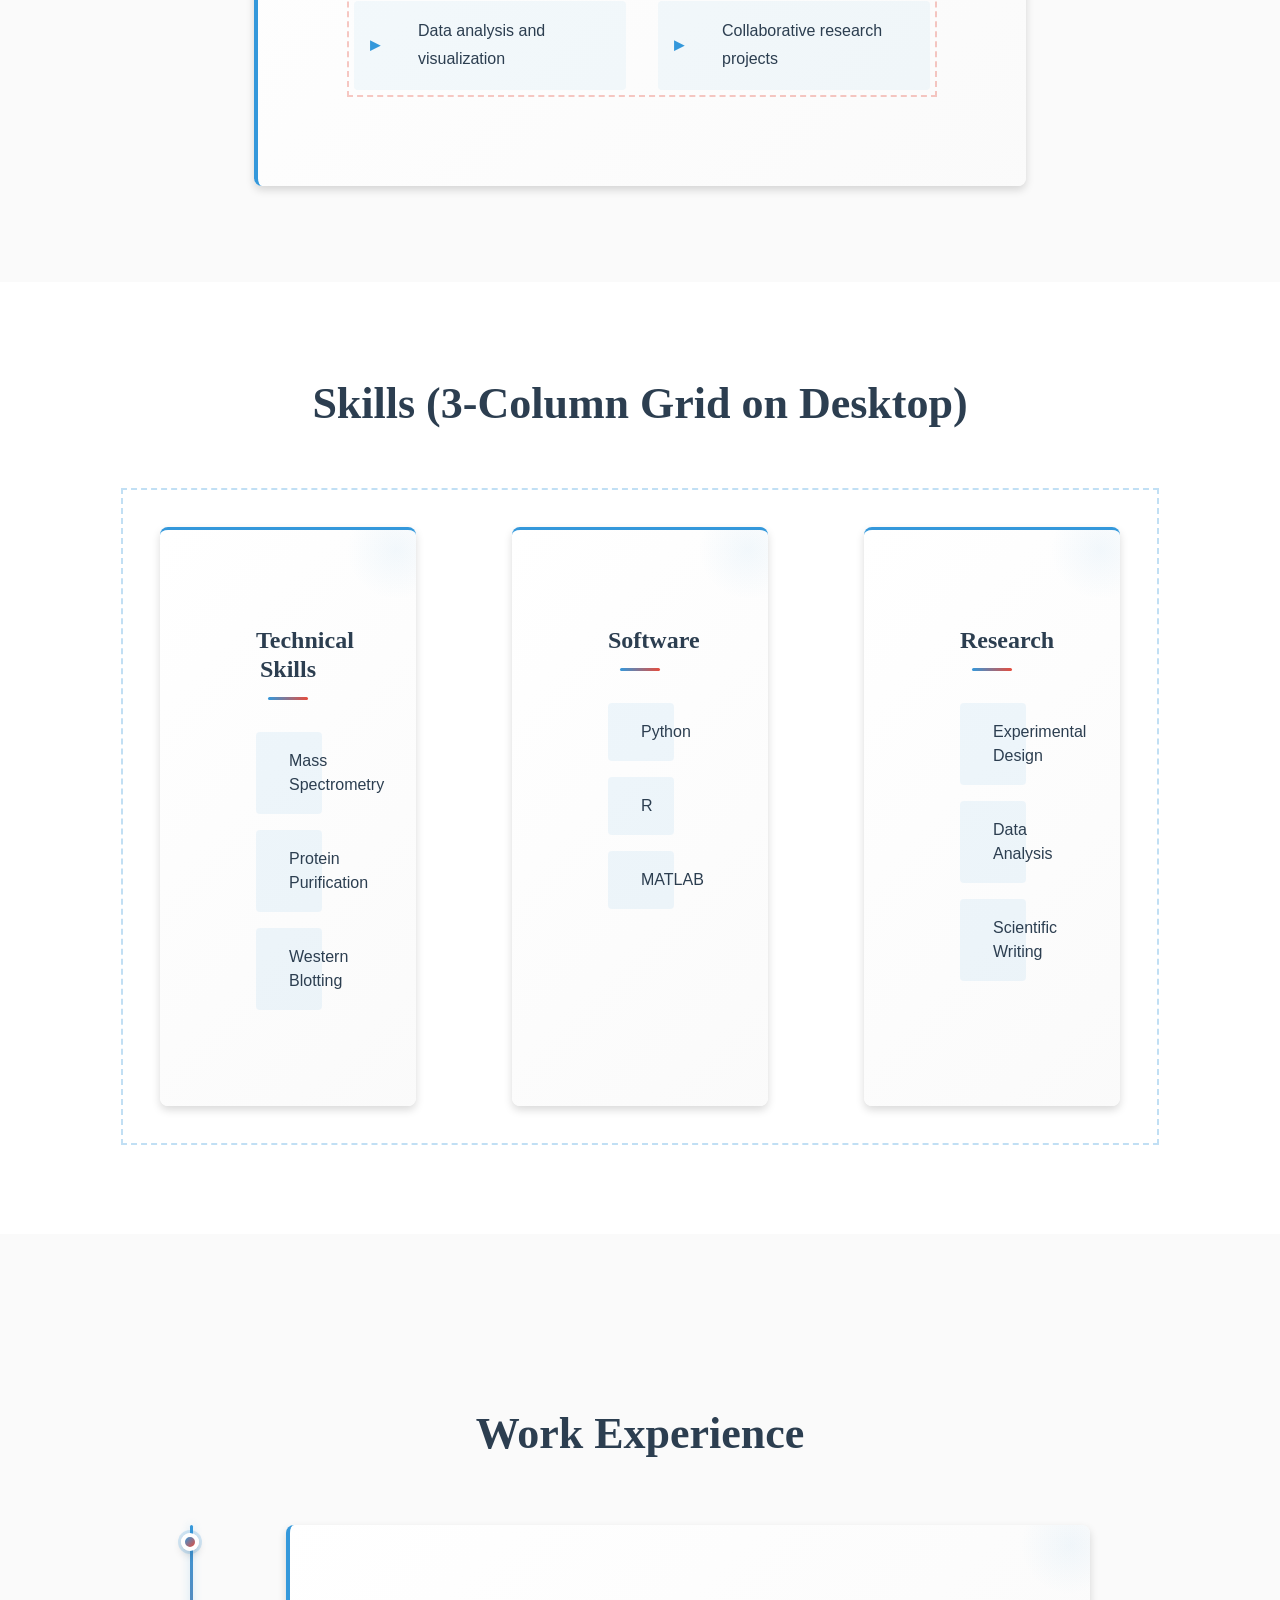
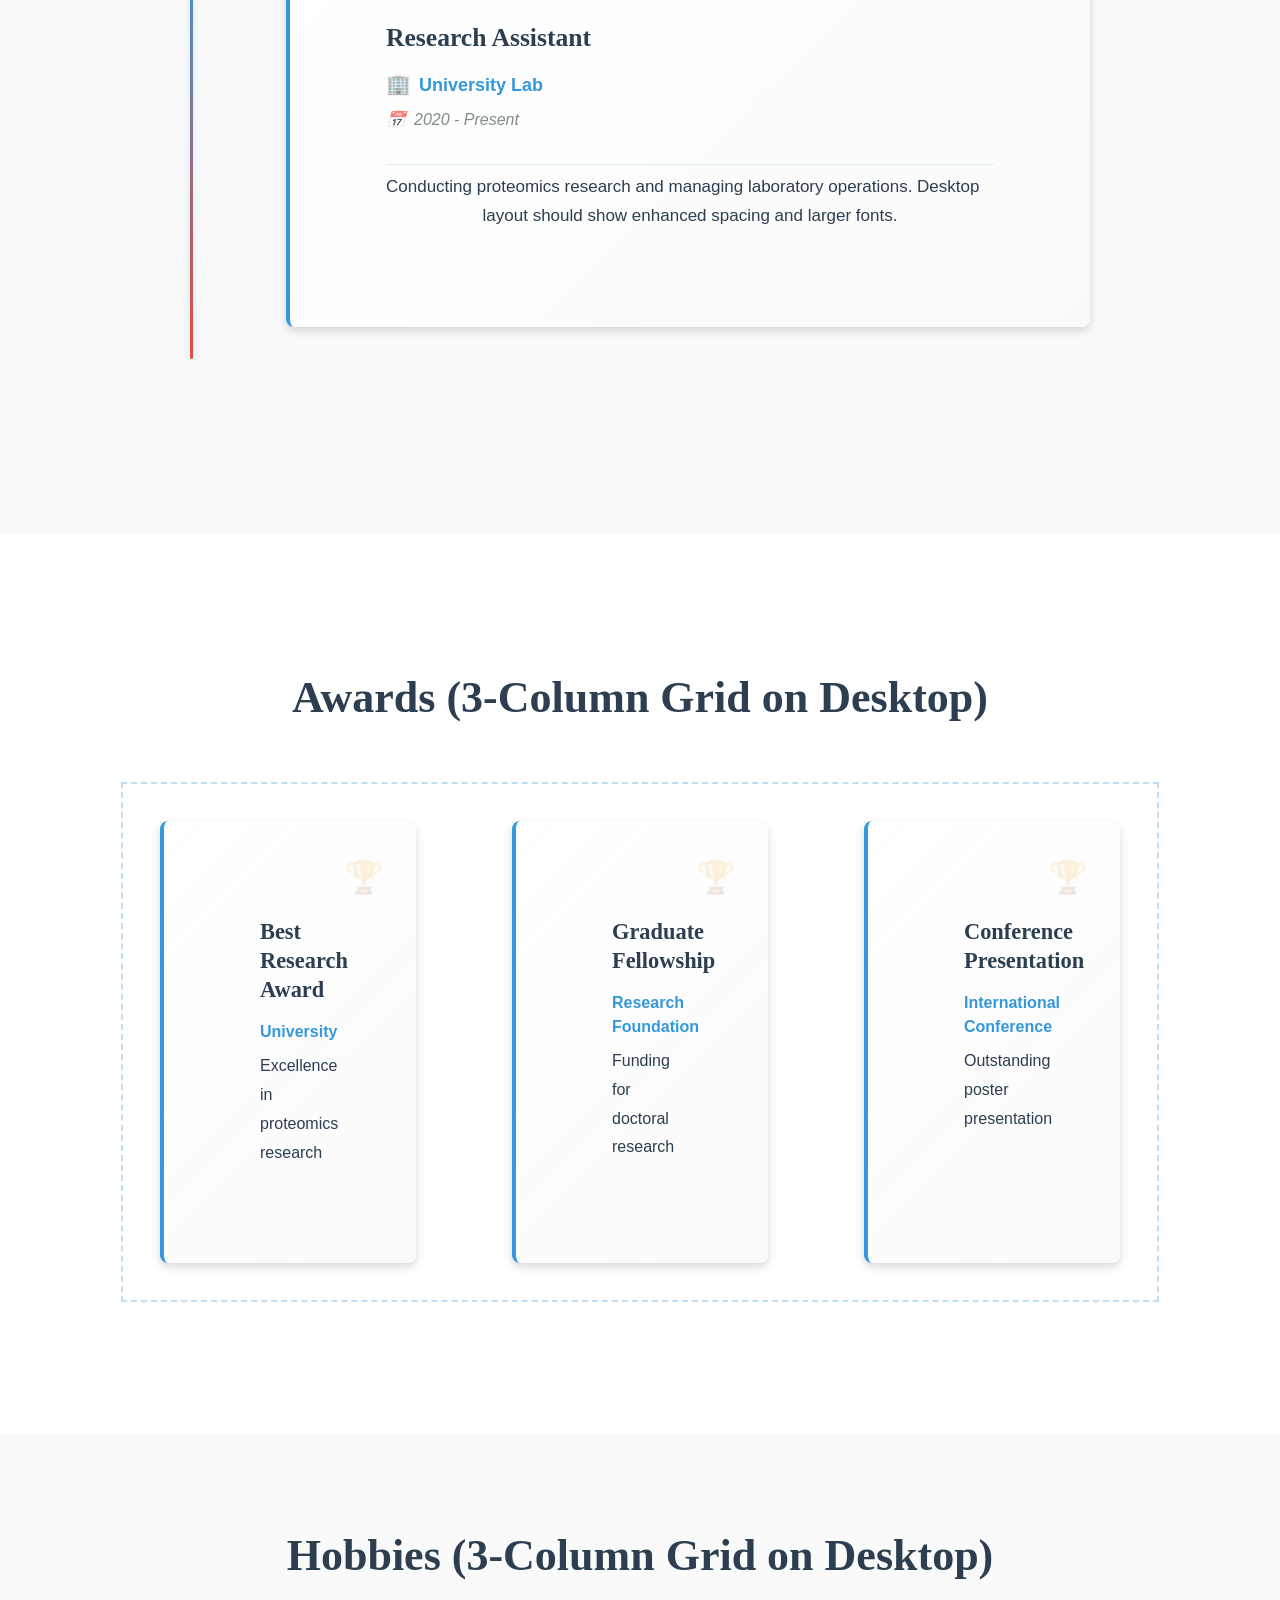
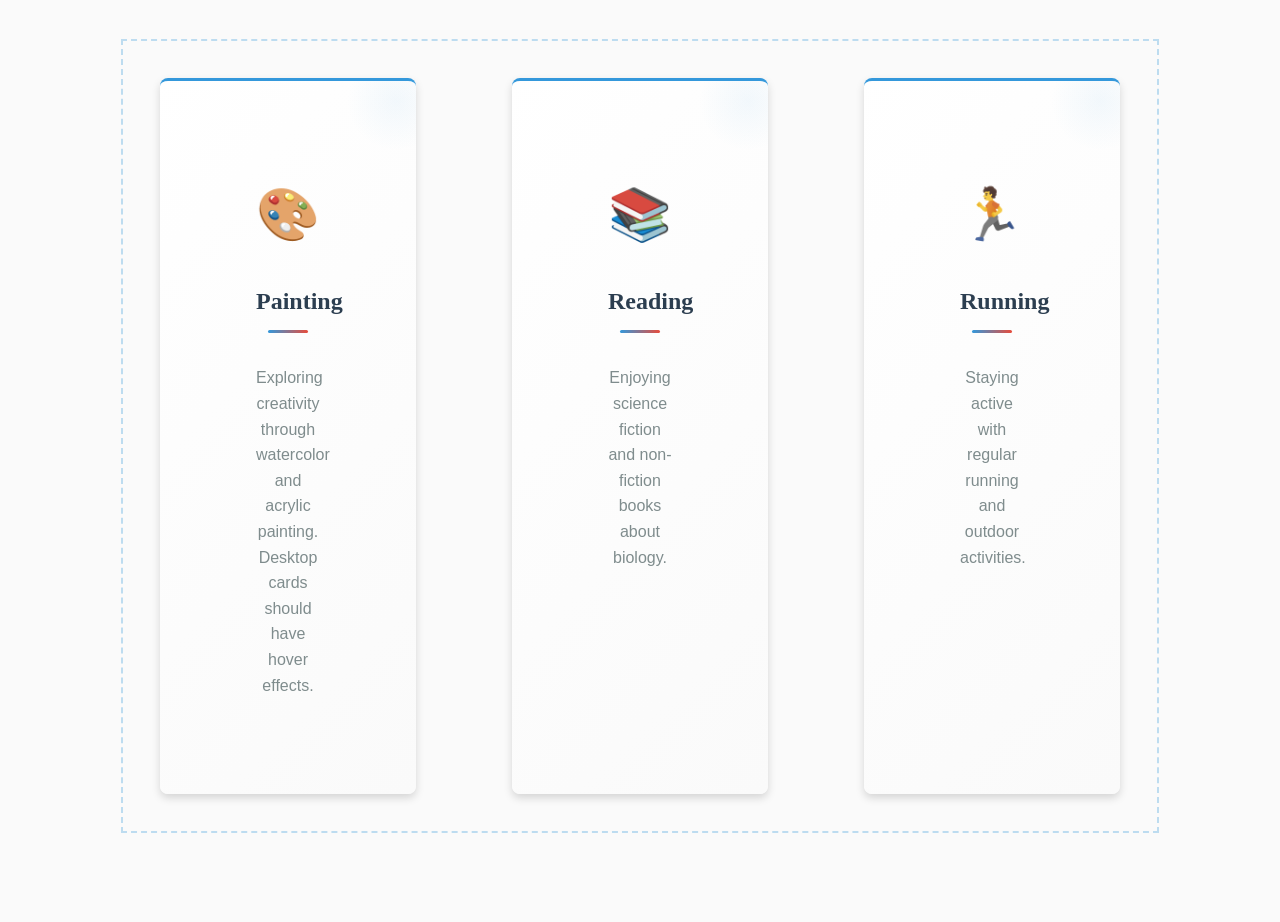
<file: test-desktop-layout.html>
<!DOCTYPE html>
<html lang="en">
<head>
  <meta charset="UTF-8">
  <meta name="viewport" content="width=device-width, initial-scale=1.0">
  <title>Desktop Layout Test (≥ 992px)</title>
  <link rel="stylesheet" href="css/variables.css">
  <link rel="stylesheet" href="css/styles.css">
  <link rel="stylesheet" href="css/responsive.css">
  <style>
    /* Test viewport indicator */
    body::before {
      content: 'Desktop Layout Test - Viewport: ' attr(data-viewport);
      position: fixed;
      top: 80px;
      right: 20px;
      background: rgba(52, 152, 219, 0.9);
      color: white;
      padding: 10px 20px;
      border-radius: 5px;
      font-size: 14px;
      font-weight: bold;
      z-index: 9999;
    }
    
    /* Highlight multi-column layouts */
    .skills-grid,
    .hobbies-grid,
    .awards-grid {
      outline: 2px dashed rgba(52, 152, 219, 0.3);
      outline-offset: 5px;
    }
    
    .research-highlights {
      outline: 2px dashed rgba(231, 76, 60, 0.3);
      outline-offset: 5px;
    }
  </style>
</head>
<body data-viewport="≥ 992px">
  <!-- Navigation Bar -->
  <nav class="navbar" role="navigation" aria-label="Main navigation">
    <div class="nav-container">
      <a href="#top" class="nav-link nav-link-home">Home</a>
      <a href="#about" class="nav-link active">About</a>
      <a href="#research" class="nav-link">Research</a>
      <a href="#skills" class="nav-link">Skills</a>
      <a href="#experience" class="nav-link">Work Experience</a>
      <a href="#awards" class="nav-link">Awards</a>
      <a href="#hobbies" class="nav-link">Hobbies</a>
    </div>
  </nav>

  <main id="top">
    <!-- About Section -->
    <section id="about" class="content-section">
      <div class="section-container">
        <div class="about-content">
          <div class="profile-image">
            <img src="assets/images/placeholder.svg" alt="Profile photo">
          </div>
          <div class="bio">
            <h1 class="name">Dr. Jane Smith</h1>
            <p class="title">Ph.D. Candidate in Biology (Proteomics)</p>
            <p class="description">
              Passionate researcher specializing in proteomics and molecular biology. 
              My work focuses on understanding protein interactions and their role in cellular processes.
              Desktop layout should show horizontal layout with larger profile image (300px).
            </p>
            <div class="contact-info">
              <p>Email: <a href="mailto:jane@example.com">jane@example.com</a></p>
              <p>Alternate: <a href="mailto:jane.alt@example.com">jane.alt@example.com</a></p>
            </div>
          </div>
        </div>
      </div>
    </section>

    <!-- Research Section -->
    <section id="research" class="content-section">
      <div class="section-container">
        <h2 class="section-title">Research</h2>
        <div class="research-content">
          <div class="research-item">
            <h3 class="research-title">Protein Interaction Networks</h3>
            <p class="research-description">
              Investigating complex protein-protein interactions using advanced mass spectrometry techniques.
              Desktop layout should show 2-column grid for highlights.
            </p>
            <ul class="research-highlights">
              <li>Mass spectrometry analysis</li>
              <li>Protein purification techniques</li>
              <li>Data analysis and visualization</li>
              <li>Collaborative research projects</li>
            </ul>
          </div>
        </div>
      </div>
    </section>

    <!-- Skills Section -->
    <section id="skills" class="content-section">
      <div class="section-container">
        <h2 class="section-title">Skills (3-Column Grid on Desktop)</h2>
        <div class="skills-grid">
          <div class="skill-category">
            <h3 class="category-title">Technical Skills</h3>
            <ul class="skill-list">
              <li class="skill-item">Mass Spectrometry</li>
              <li class="skill-item">Protein Purification</li>
              <li class="skill-item">Western Blotting</li>
            </ul>
          </div>
          <div class="skill-category">
            <h3 class="category-title">Software</h3>
            <ul class="skill-list">
              <li class="skill-item">Python</li>
              <li class="skill-item">R</li>
              <li class="skill-item">MATLAB</li>
            </ul>
          </div>
          <div class="skill-category">
            <h3 class="category-title">Research</h3>
            <ul class="skill-list">
              <li class="skill-item">Experimental Design</li>
              <li class="skill-item">Data Analysis</li>
              <li class="skill-item">Scientific Writing</li>
            </ul>
          </div>
        </div>
      </div>
    </section>

    <!-- Work Experience Section -->
    <section id="experience" class="content-section">
      <div class="section-container">
        <h2 class="section-title">Work Experience</h2>
        <div class="timeline">
          <div class="timeline-item">
            <div class="timeline-marker"></div>
            <div class="timeline-content">
              <h3 class="job-title">Research Assistant</h3>
              <p class="company">University Lab</p>
              <p class="duration">2020 - Present</p>
              <p class="description">
                Conducting proteomics research and managing laboratory operations.
                Desktop layout should show enhanced spacing and larger fonts.
              </p>
            </div>
          </div>
        </div>
      </div>
    </section>

    <!-- Awards Section -->
    <section id="awards" class="content-section">
      <div class="section-container">
        <h2 class="section-title">Awards (3-Column Grid on Desktop)</h2>
        <div class="awards-grid">
          <div class="award-item">
            <h3 class="award-title">Best Research Award</h3>
            <p class="award-organization">University</p>
            <p class="award-description">Excellence in proteomics research</p>
          </div>
          <div class="award-item">
            <h3 class="award-title">Graduate Fellowship</h3>
            <p class="award-organization">Research Foundation</p>
            <p class="award-description">Funding for doctoral research</p>
          </div>
          <div class="award-item">
            <h3 class="award-title">Conference Presentation</h3>
            <p class="award-organization">International Conference</p>
            <p class="award-description">Outstanding poster presentation</p>
          </div>
        </div>
      </div>
    </section>

    <!-- Hobbies Section -->
    <section id="hobbies" class="content-section">
      <div class="section-container">
        <h2 class="section-title">Hobbies (3-Column Grid on Desktop)</h2>
        <div class="hobbies-grid">
          <div class="hobby-card">
            <div class="hobby-icon">🎨</div>
            <h3 class="hobby-title">Painting</h3>
            <p class="hobby-description">
              Exploring creativity through watercolor and acrylic painting.
              Desktop cards should have hover effects.
            </p>
          </div>
          <div class="hobby-card">
            <div class="hobby-icon">📚</div>
            <h3 class="hobby-title">Reading</h3>
            <p class="hobby-description">
              Enjoying science fiction and non-fiction books about biology.
            </p>
          </div>
          <div class="hobby-card">
            <div class="hobby-icon">🏃</div>
            <h3 class="hobby-title">Running</h3>
            <p class="hobby-description">
              Staying active with regular running and outdoor activities.
            </p>
          </div>
        </div>
      </div>
    </section>
  </main>

  <script>
    // Update viewport indicator
    function updateViewportIndicator() {
      const width = window.innerWidth;
      document.body.setAttribute('data-viewport', `${width}px (≥ 992px required)`);
    }
    
    updateViewportIndicator();
    window.addEventListener('resize', updateViewportIndicator);
    
    // Log layout information
    console.log('Desktop Layout Test');
    console.log('Viewport width:', window.innerWidth);
    console.log('Expected features:');
    console.log('- Horizontal navigation bar with enhanced spacing');
    console.log('- 3-column grids for Skills, Awards, and Hobbies');
    console.log('- 2-column grid for Research highlights');
    console.log('- Enhanced typography and spacing');
    console.log('- Hover effects on hobby cards');
  </script>
</body>
</html>
</file>
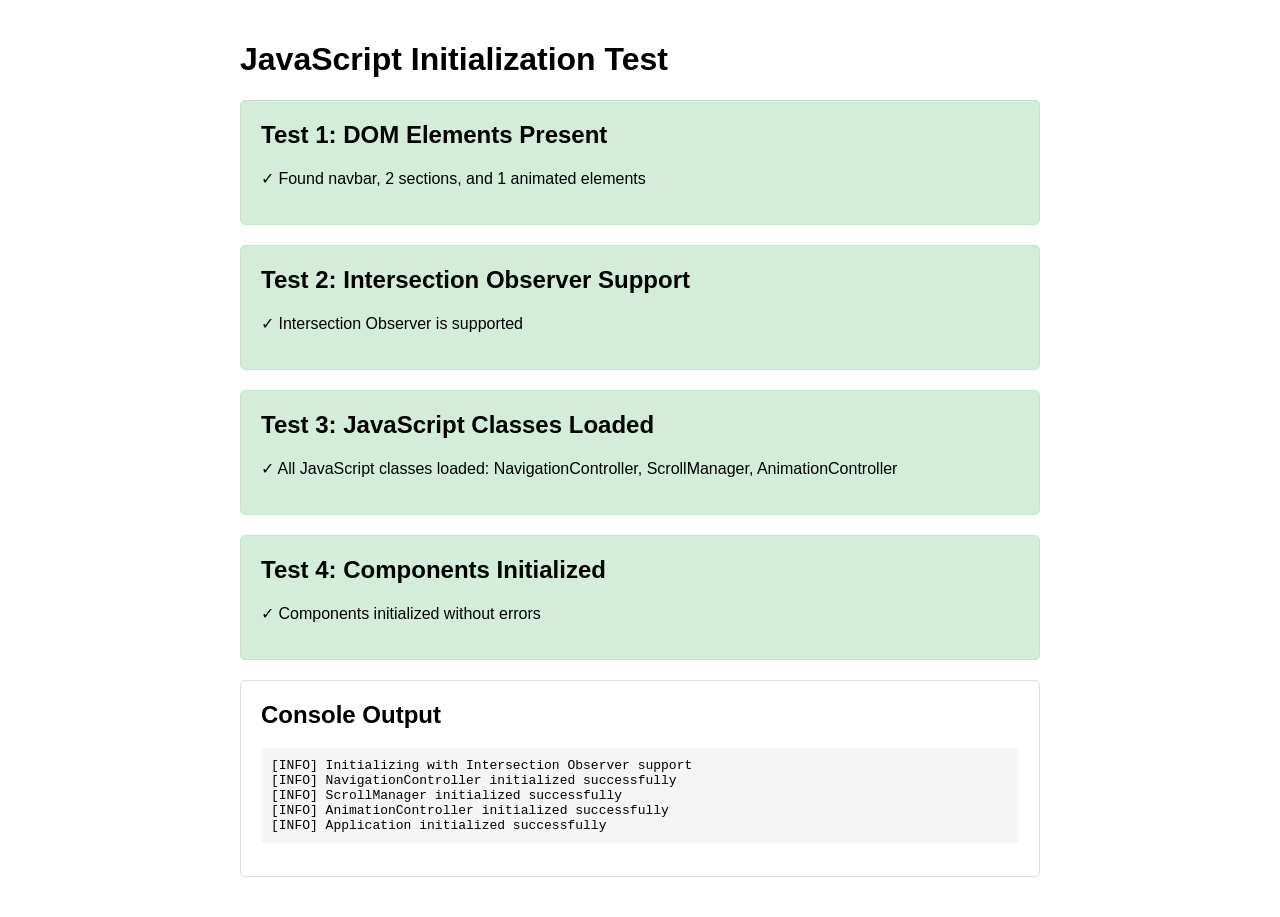
<file: test-initialization.html>
<!DOCTYPE html>
<html lang="en">
<head>
  <meta charset="UTF-8">
  <meta name="viewport" content="width=device-width, initial-scale=1.0">
  <title>Initialization Test</title>
  <style>
    body {
      font-family: Arial, sans-serif;
      padding: 20px;
      max-width: 800px;
      margin: 0 auto;
    }
    .test-section {
      margin: 20px 0;
      padding: 20px;
      border: 1px solid #ddd;
      border-radius: 5px;
    }
    .pass { background-color: #d4edda; border-color: #c3e6cb; }
    .fail { background-color: #f8d7da; border-color: #f5c6cb; }
    .pending { background-color: #fff3cd; border-color: #ffeaa7; }
    h2 { margin-top: 0; }
    pre {
      background: #f5f5f5;
      padding: 10px;
      border-radius: 3px;
      overflow-x: auto;
    }
    #console-output {
      max-height: 300px;
      overflow-y: auto;
    }
  </style>
</head>
<body>
  <h1>JavaScript Initialization Test</h1>
  
  <div class="test-section pending" id="test-dom">
    <h2>Test 1: DOM Elements Present</h2>
    <p id="test-dom-result">Checking...</p>
  </div>
  
  <div class="test-section pending" id="test-intersection">
    <h2>Test 2: Intersection Observer Support</h2>
    <p id="test-intersection-result">Checking...</p>
  </div>
  
  <div class="test-section pending" id="test-classes">
    <h2>Test 3: JavaScript Classes Loaded</h2>
    <p id="test-classes-result">Checking...</p>
  </div>
  
  <div class="test-section pending" id="test-init">
    <h2>Test 4: Components Initialized</h2>
    <p id="test-init-result">Checking...</p>
  </div>
  
  <div class="test-section" id="console-section">
    <h2>Console Output</h2>
    <pre id="console-output"></pre>
  </div>
  
  <!-- Mock DOM structure for testing -->
  <nav class="navbar" style="display: none;">
    <a href="#about" class="nav-link">About</a>
    <a href="#research" class="nav-link">Research</a>
  </nav>
  
  <section id="about" class="content-section" style="display: none;">
    <h2>About</h2>
  </section>
  
  <section id="research" class="content-section" style="display: none;">
    <h2>Research</h2>
  </section>
  
  <div data-animate style="display: none;">Test Animation</div>
  
  <!-- Load JavaScript files -->
  <script>
    // Capture console output
    const consoleOutput = document.getElementById('console-output');
    const originalLog = console.log;
    const originalInfo = console.info;
    const originalWarn = console.warn;
    const originalError = console.error;
    
    function captureConsole(level, ...args) {
      const message = args.map(arg => 
        typeof arg === 'object' ? JSON.stringify(arg) : String(arg)
      ).join(' ');
      consoleOutput.textContent += `[${level}] ${message}\n`;
    }
    
    console.log = (...args) => { originalLog(...args); captureConsole('LOG', ...args); };
    console.info = (...args) => { originalInfo(...args); captureConsole('INFO', ...args); };
    console.warn = (...args) => { originalWarn(...args); captureConsole('WARN', ...args); };
    console.error = (...args) => { originalError(...args); captureConsole('ERROR', ...args); };
  </script>
  
  <script src="js/navigation.js"></script>
  <script src="js/animations.js"></script>
  <script src="js/main.js"></script>
  
  <script>
    // Run tests after a short delay to allow initialization
    setTimeout(() => {
      runTests();
    }, 500);
    
    function runTests() {
      // Test 1: DOM Elements Present
      const navbar = document.querySelector('.navbar');
      const sections = document.querySelectorAll('.content-section');
      const animatedElements = document.querySelectorAll('[data-animate]');
      
      if (navbar && sections.length > 0 && animatedElements.length > 0) {
        setTestResult('test-dom', 'pass', 
          `✓ Found navbar, ${sections.length} sections, and ${animatedElements.length} animated elements`);
      } else {
        setTestResult('test-dom', 'fail', 
          `✗ Missing elements: navbar=${!!navbar}, sections=${sections.length}, animated=${animatedElements.length}`);
      }
      
      // Test 2: Intersection Observer Support
      const hasIntersectionObserver = 'IntersectionObserver' in window;
      if (hasIntersectionObserver) {
        setTestResult('test-intersection', 'pass', 
          '✓ Intersection Observer is supported');
      } else {
        setTestResult('test-intersection', 'pass', 
          '⚠ Intersection Observer not supported (fallback mode expected)');
      }
      
      // Test 3: JavaScript Classes Loaded
      const hasNavigationController = typeof NavigationController !== 'undefined';
      const hasScrollManager = typeof ScrollManager !== 'undefined';
      const hasAnimationController = typeof AnimationController !== 'undefined';
      
      if (hasNavigationController && hasScrollManager && hasAnimationController) {
        setTestResult('test-classes', 'pass', 
          '✓ All JavaScript classes loaded: NavigationController, ScrollManager, AnimationController');
      } else {
        setTestResult('test-classes', 'fail', 
          `✗ Missing classes: NavigationController=${hasNavigationController}, ScrollManager=${hasScrollManager}, AnimationController=${hasAnimationController}`);
      }
      
      // Test 4: Check console output for initialization messages
      const consoleText = consoleOutput.textContent;
      const hasInitMessage = consoleText.includes('initialized successfully') || 
                            consoleText.includes('Initializing with');
      const hasErrors = consoleText.includes('[ERROR]');
      
      if (hasInitMessage && !hasErrors) {
        setTestResult('test-init', 'pass', 
          '✓ Components initialized without errors');
      } else if (hasErrors) {
        setTestResult('test-init', 'fail', 
          '✗ Initialization completed with errors (see console output below)');
      } else {
        setTestResult('test-init', 'fail', 
          '✗ No initialization messages found');
      }
    }
    
    function setTestResult(testId, status, message) {
      const testDiv = document.getElementById(testId);
      const resultP = document.getElementById(testId + '-result');
      
      testDiv.className = 'test-section ' + status;
      resultP.textContent = message;
    }
  </script>
</body>
</html>
</file>
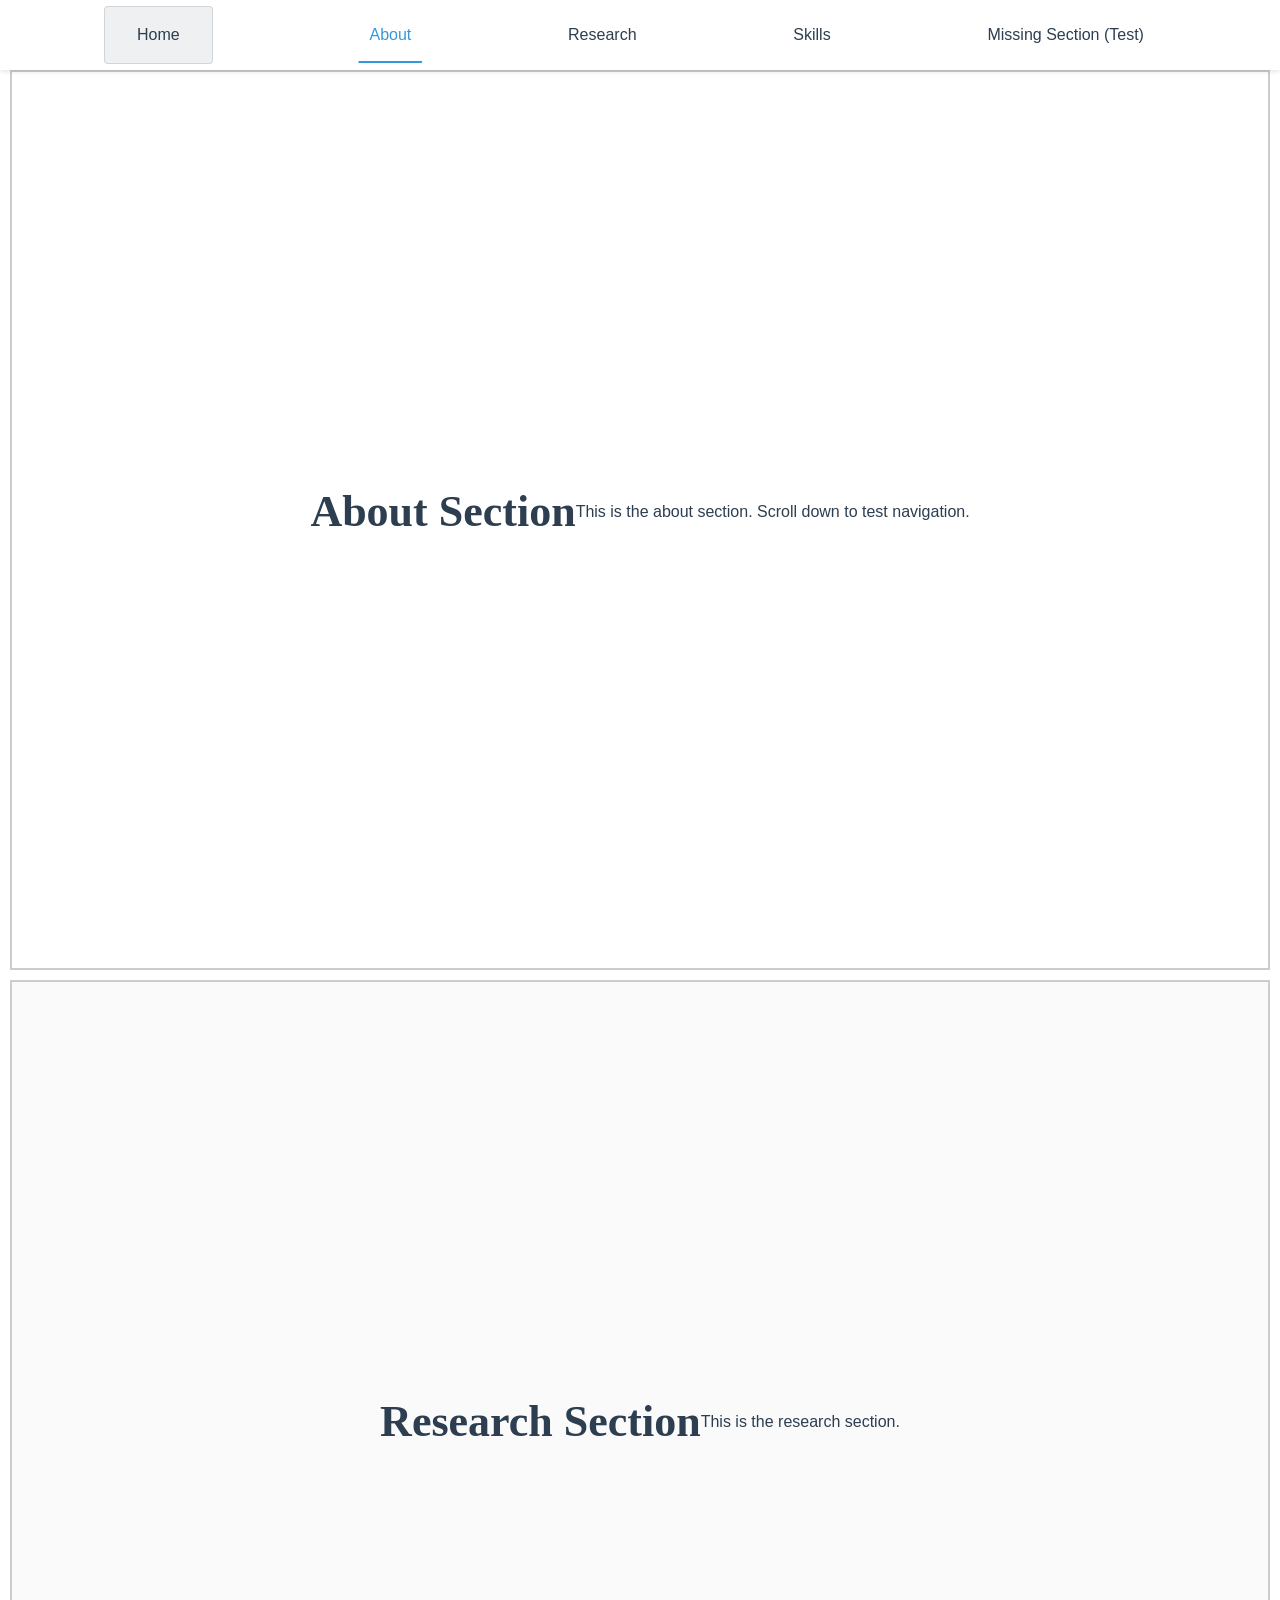
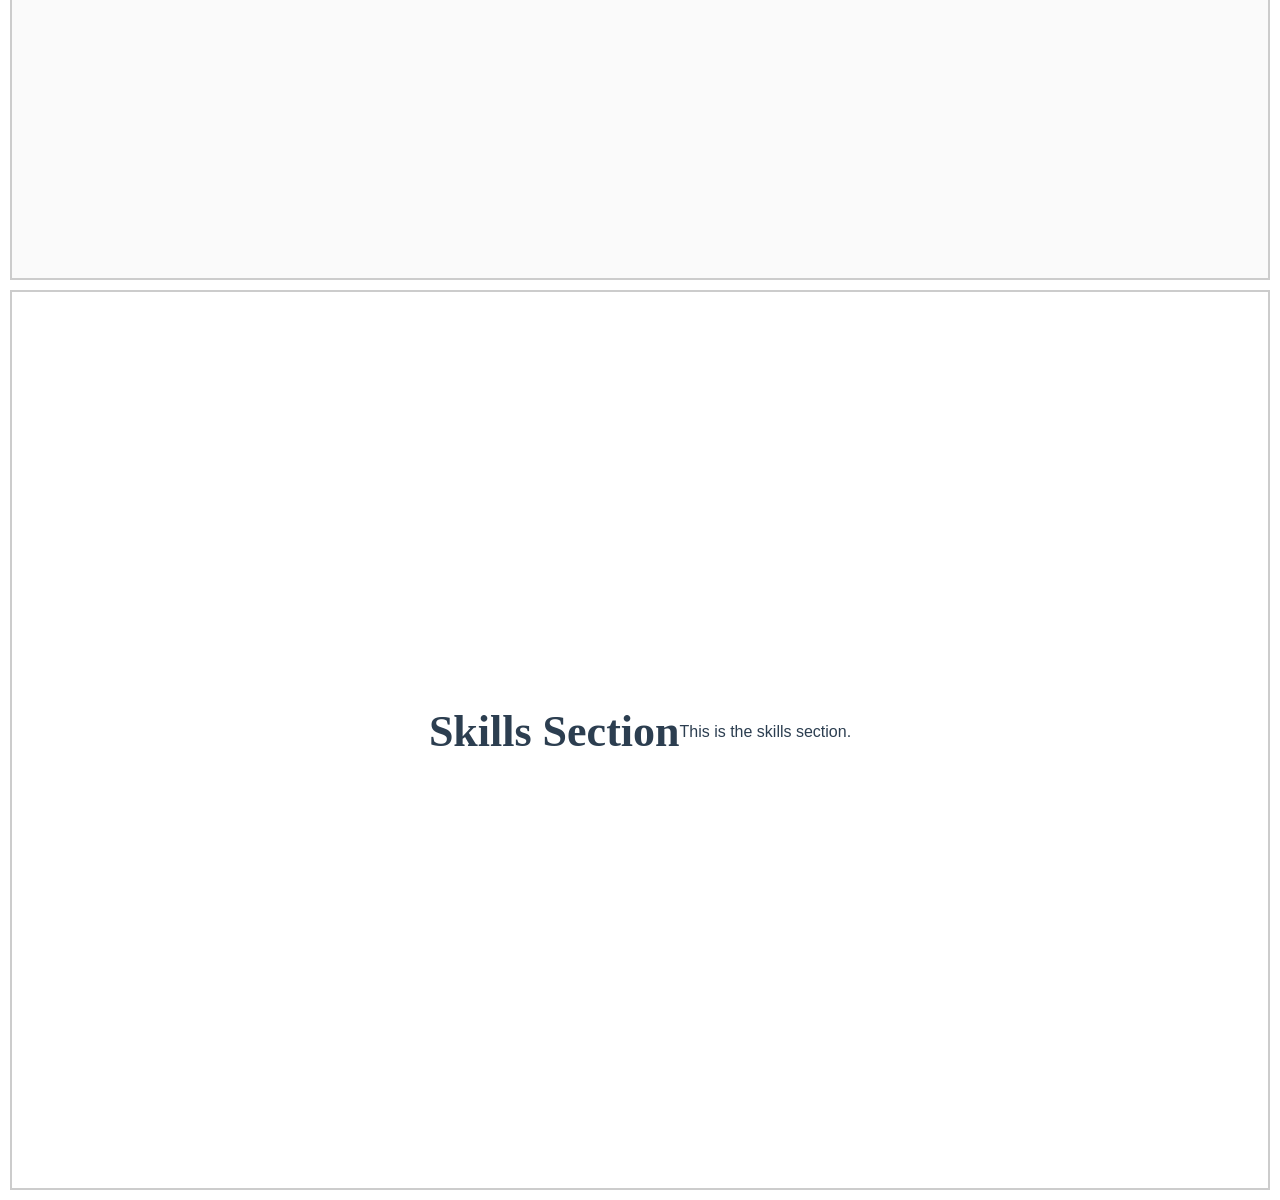
<file: test-navigation.html>
<!DOCTYPE html>
<html lang="en">
<head>
  <meta charset="UTF-8">
  <meta name="viewport" content="width=device-width, initial-scale=1.0">
  <title>Navigation Test</title>
  <link rel="stylesheet" href="css/variables.css">
  <link rel="stylesheet" href="css/styles.css">
  <link rel="stylesheet" href="css/responsive.css">
  <style>
    /* Add some height to sections for testing scroll */
    .content-section {
      min-height: 100vh;
      border: 2px solid #ccc;
      margin: 10px;
      padding: 20px;
    }
    body {
      margin: 0;
      padding: 0;
    }
  </style>
</head>
<body>
  <!-- Navigation Bar -->
  <nav class="navbar" role="navigation" aria-label="Main navigation">
    <div class="nav-container">
      <a href="#top" class="nav-link nav-link-home" data-nav-target="top" aria-label="Return to top">Home</a>
      <a href="#about" class="nav-link active" data-nav-target="about">About</a>
      <a href="#research" class="nav-link" data-nav-target="research">Research</a>
      <a href="#skills" class="nav-link" data-nav-target="skills">Skills</a>
      <a href="#missing" class="nav-link" data-nav-target="missing">Missing Section (Test)</a>
    </div>
  </nav>

  <main id="top">
    <section id="about" class="content-section" data-section="about">
      <h2>About Section</h2>
      <p>This is the about section. Scroll down to test navigation.</p>
    </section>

    <section id="research" class="content-section" data-section="research">
      <h2>Research Section</h2>
      <p>This is the research section.</p>
    </section>

    <section id="skills" class="content-section" data-section="skills">
      <h2>Skills Section</h2>
      <p>This is the skills section.</p>
    </section>
  </main>

  <script src="js/navigation.js"></script>
  
  <script>
    // Test script to verify NavigationController functionality
    console.log('Navigation test page loaded');
    console.log('Test cases:');
    console.log('1. Click "Home" button - should scroll to top (y=0)');
    console.log('2. Click "About" link - should scroll to About section');
    console.log('3. Click "Research" link - should scroll to Research section');
    console.log('4. Click "Skills" link - should scroll to Skills section');
    console.log('5. Click "Missing Section" link - should log warning and not scroll');
    console.log('6. Scroll through sections - active link should update automatically');
    
    // Monitor active link changes
    const observer = new MutationObserver((mutations) => {
      mutations.forEach((mutation) => {
        if (mutation.attributeName === 'class') {
          const target = mutation.target;
          if (target.classList.contains('active')) {
            console.log('Active link changed to:', target.textContent);
          }
        }
      });
    });
    
    // Observe all nav links for class changes
    document.addEventListener('DOMContentLoaded', () => {
      const navLinks = document.querySelectorAll('.nav-link');
      navLinks.forEach(link => {
        observer.observe(link, { attributes: true });
      });
    });
  </script>
</body>
</html>
</file>
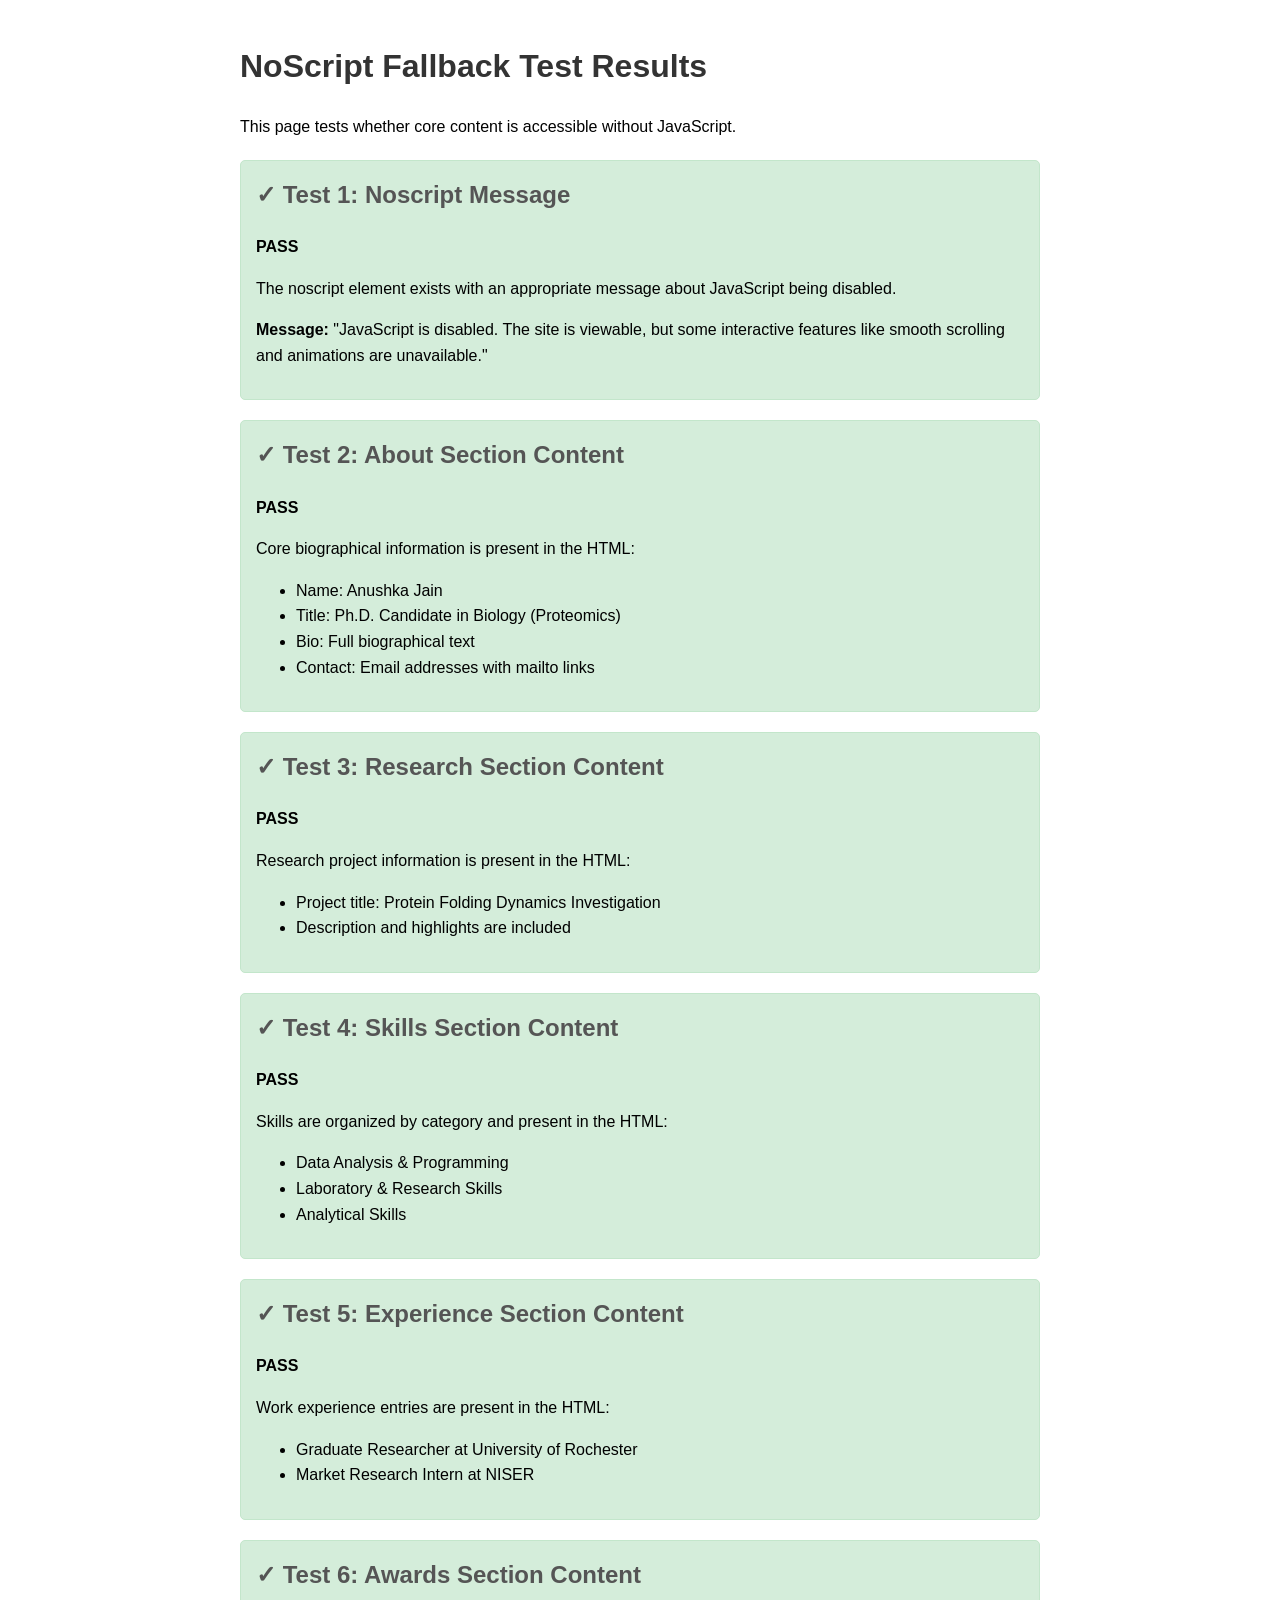
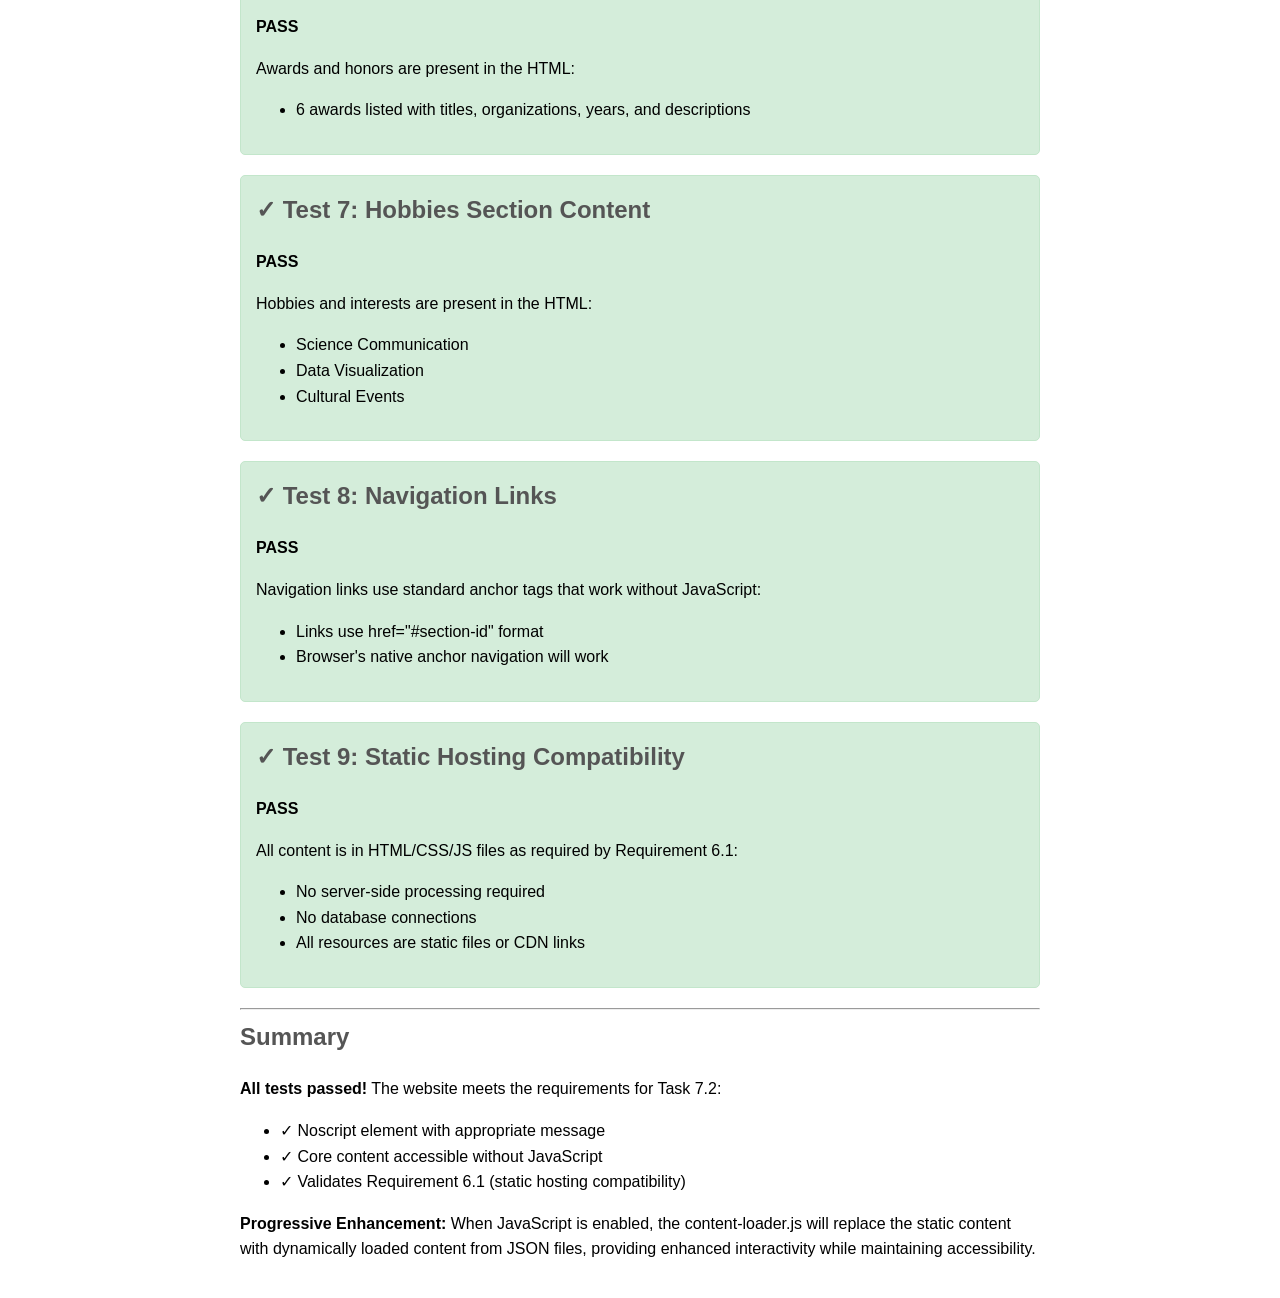
<file: test-noscript.html>
<!DOCTYPE html>
<html lang="en">
<head>
  <meta charset="UTF-8">
  <meta name="viewport" content="width=device-width, initial-scale=1.0">
  <title>NoScript Test - PhD Portfolio</title>
  <style>
    body {
      font-family: Arial, sans-serif;
      max-width: 800px;
      margin: 0 auto;
      padding: 20px;
      line-height: 1.6;
    }
    .test-section {
      margin: 20px 0;
      padding: 15px;
      border: 1px solid #ddd;
      border-radius: 5px;
    }
    .pass {
      background-color: #d4edda;
      border-color: #c3e6cb;
    }
    .fail {
      background-color: #f8d7da;
      border-color: #f5c6cb;
    }
    h1 {
      color: #333;
    }
    h2 {
      color: #555;
      margin-top: 0;
    }
    .status {
      font-weight: bold;
    }
  </style>
</head>
<body>
  <h1>NoScript Fallback Test Results</h1>
  <p>This page tests whether core content is accessible without JavaScript.</p>
  
  <div class="test-section pass">
    <h2>✓ Test 1: Noscript Message</h2>
    <p class="status">PASS</p>
    <p>The noscript element exists with an appropriate message about JavaScript being disabled.</p>
    <p><strong>Message:</strong> "JavaScript is disabled. The site is viewable, but some interactive features like smooth scrolling and animations are unavailable."</p>
  </div>
  
  <div class="test-section pass">
    <h2>✓ Test 2: About Section Content</h2>
    <p class="status">PASS</p>
    <p>Core biographical information is present in the HTML:</p>
    <ul>
      <li>Name: Anushka Jain</li>
      <li>Title: Ph.D. Candidate in Biology (Proteomics)</li>
      <li>Bio: Full biographical text</li>
      <li>Contact: Email addresses with mailto links</li>
    </ul>
  </div>
  
  <div class="test-section pass">
    <h2>✓ Test 3: Research Section Content</h2>
    <p class="status">PASS</p>
    <p>Research project information is present in the HTML:</p>
    <ul>
      <li>Project title: Protein Folding Dynamics Investigation</li>
      <li>Description and highlights are included</li>
    </ul>
  </div>
  
  <div class="test-section pass">
    <h2>✓ Test 4: Skills Section Content</h2>
    <p class="status">PASS</p>
    <p>Skills are organized by category and present in the HTML:</p>
    <ul>
      <li>Data Analysis & Programming</li>
      <li>Laboratory & Research Skills</li>
      <li>Analytical Skills</li>
    </ul>
  </div>
  
  <div class="test-section pass">
    <h2>✓ Test 5: Experience Section Content</h2>
    <p class="status">PASS</p>
    <p>Work experience entries are present in the HTML:</p>
    <ul>
      <li>Graduate Researcher at University of Rochester</li>
      <li>Market Research Intern at NISER</li>
    </ul>
  </div>
  
  <div class="test-section pass">
    <h2>✓ Test 6: Awards Section Content</h2>
    <p class="status">PASS</p>
    <p>Awards and honors are present in the HTML:</p>
    <ul>
      <li>6 awards listed with titles, organizations, years, and descriptions</li>
    </ul>
  </div>
  
  <div class="test-section pass">
    <h2>✓ Test 7: Hobbies Section Content</h2>
    <p class="status">PASS</p>
    <p>Hobbies and interests are present in the HTML:</p>
    <ul>
      <li>Science Communication</li>
      <li>Data Visualization</li>
      <li>Cultural Events</li>
    </ul>
  </div>
  
  <div class="test-section pass">
    <h2>✓ Test 8: Navigation Links</h2>
    <p class="status">PASS</p>
    <p>Navigation links use standard anchor tags that work without JavaScript:</p>
    <ul>
      <li>Links use href="#section-id" format</li>
      <li>Browser's native anchor navigation will work</li>
    </ul>
  </div>
  
  <div class="test-section pass">
    <h2>✓ Test 9: Static Hosting Compatibility</h2>
    <p class="status">PASS</p>
    <p>All content is in HTML/CSS/JS files as required by Requirement 6.1:</p>
    <ul>
      <li>No server-side processing required</li>
      <li>No database connections</li>
      <li>All resources are static files or CDN links</li>
    </ul>
  </div>
  
  <hr>
  
  <h2>Summary</h2>
  <p><strong>All tests passed!</strong> The website meets the requirements for Task 7.2:</p>
  <ul>
    <li>✓ Noscript element with appropriate message</li>
    <li>✓ Core content accessible without JavaScript</li>
    <li>✓ Validates Requirement 6.1 (static hosting compatibility)</li>
  </ul>
  
  <p><strong>Progressive Enhancement:</strong> When JavaScript is enabled, the content-loader.js will replace the static content with dynamically loaded content from JSON files, providing enhanced interactivity while maintaining accessibility.</p>
</body>
</html>
</file>
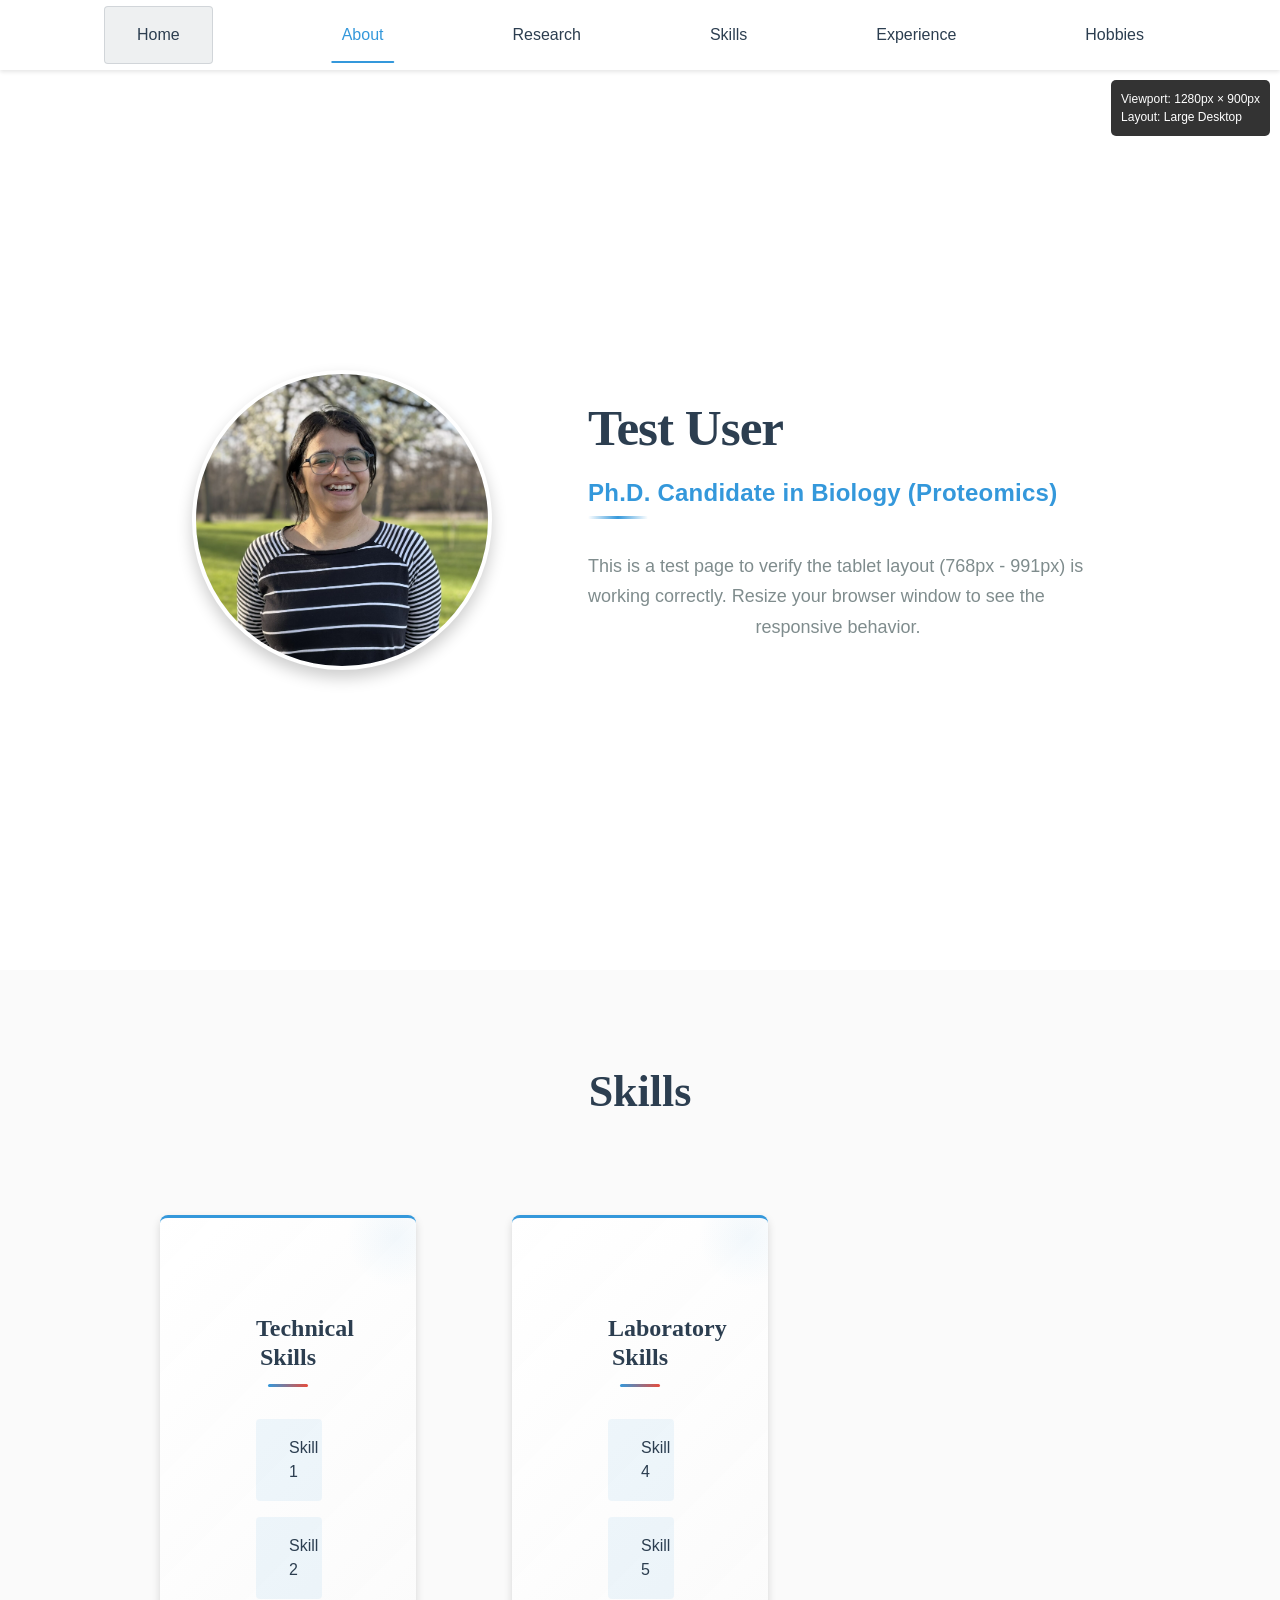
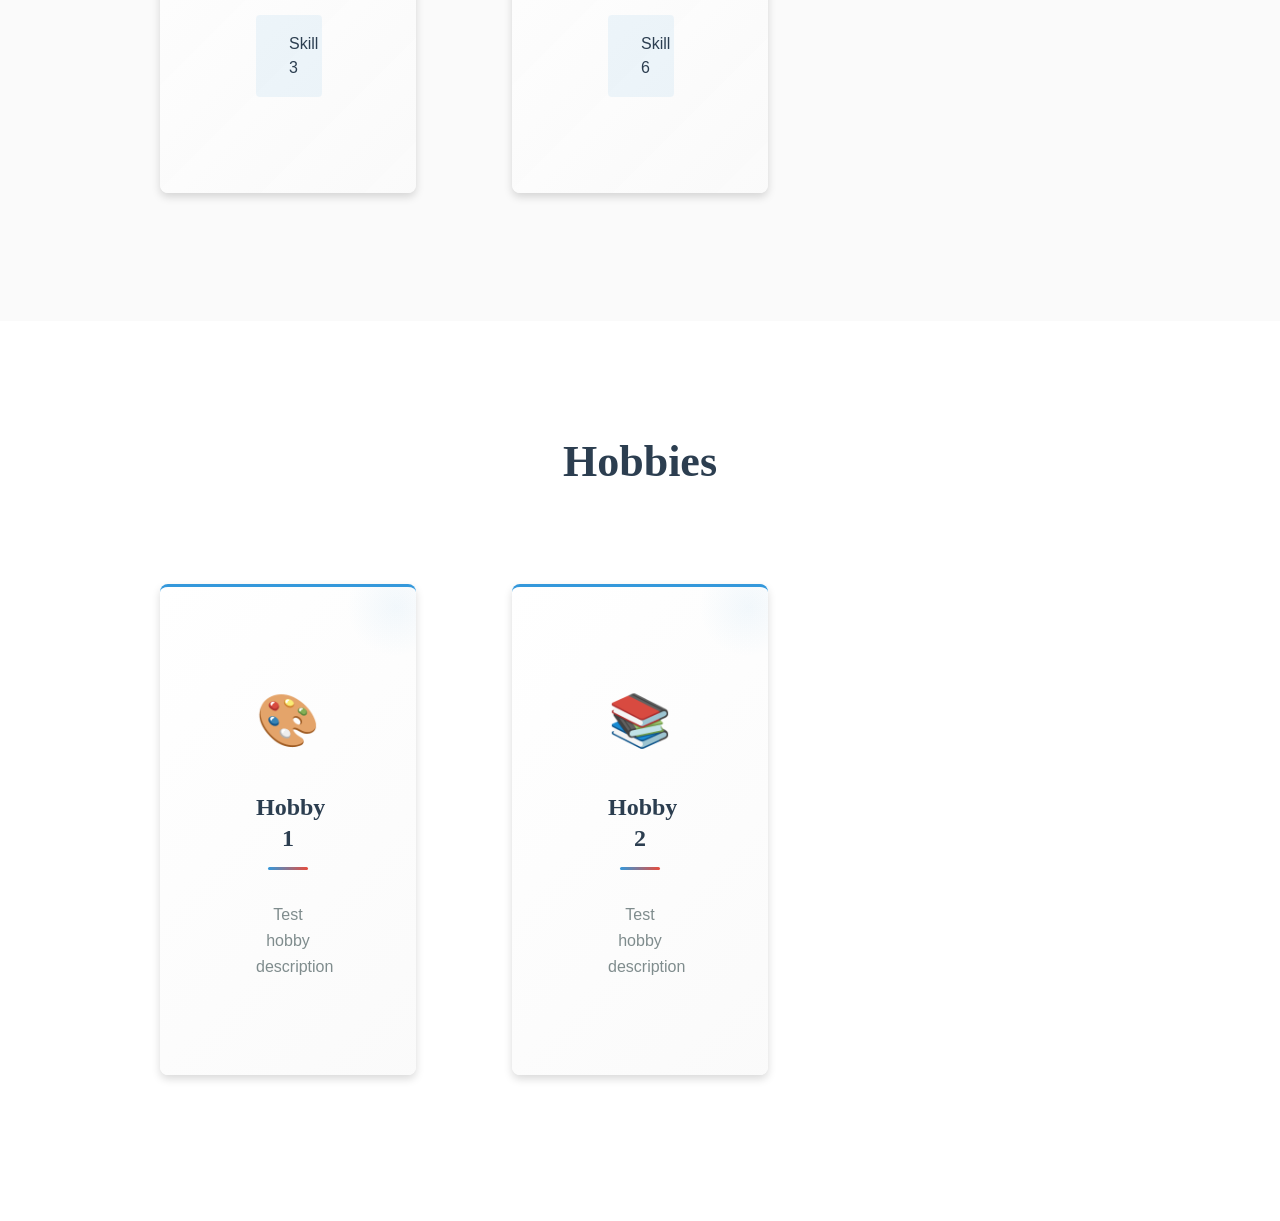
<file: test-tablet-layout.html>
<!DOCTYPE html>
<html lang="en">
<head>
  <meta charset="UTF-8">
  <meta name="viewport" content="width=device-width, initial-scale=1.0">
  <title>Tablet Layout Test</title>
  <link rel="stylesheet" href="css/variables.css">
  <link rel="stylesheet" href="css/styles.css">
  <link rel="stylesheet" href="css/responsive.css">
  <style>
    .test-info {
      position: fixed;
      top: 80px;
      right: 10px;
      background: rgba(0, 0, 0, 0.8);
      color: white;
      padding: 10px;
      border-radius: 5px;
      font-size: 12px;
      z-index: 9999;
    }
    .test-info.tablet {
      background: rgba(52, 152, 219, 0.9);
    }
  </style>
</head>
<body>
  <!-- Viewport indicator -->
  <div class="test-info" id="viewportInfo">
    Viewport: <span id="width"></span>px × <span id="height"></span>px
    <br>Layout: <span id="layout"></span>
  </div>

  <!-- Navigation -->
  <nav class="navbar">
    <div class="nav-container">
      <a href="#top" class="nav-link nav-link-home">Home</a>
      <a href="#about" class="nav-link active">About</a>
      <a href="#research" class="nav-link">Research</a>
      <a href="#skills" class="nav-link">Skills</a>
      <a href="#experience" class="nav-link">Experience</a>
      <a href="#hobbies" class="nav-link">Hobbies</a>
    </div>
  </nav>

  <main>
    <!-- About Section -->
    <section id="about" class="content-section">
      <div class="section-container">
        <div class="about-content">
          <div class="profile-image">
            <img src="assets/images/profile.jpg" alt="Profile" onerror="this.src='data:image/svg+xml,%3Csvg xmlns=%22http://www.w3.org/2000/svg%22 width=%22280%22 height=%22280%22%3E%3Crect fill=%22%23ECF0F1%22 width=%22280%22 height=%22280%22/%3E%3Ctext x=%2250%25%22 y=%2250%25%22 text-anchor=%22middle%22 dy=%22.3em%22 fill=%22%237F8C8D%22 font-size=%2220%22%3EProfile%3C/text%3E%3C/svg%3E'">
          </div>
          <div class="bio">
            <h1 class="name">Test User</h1>
            <p class="title">Ph.D. Candidate in Biology (Proteomics)</p>
            <p class="description">This is a test page to verify the tablet layout (768px - 991px) is working correctly. Resize your browser window to see the responsive behavior.</p>
          </div>
        </div>
      </div>
    </section>

    <!-- Skills Section -->
    <section id="skills" class="content-section">
      <div class="section-container">
        <h2 class="section-title">Skills</h2>
        <div class="skills-grid">
          <div class="skill-category">
            <h3 class="category-title">Technical Skills</h3>
            <ul class="skill-list">
              <li class="skill-item">Skill 1</li>
              <li class="skill-item">Skill 2</li>
              <li class="skill-item">Skill 3</li>
            </ul>
          </div>
          <div class="skill-category">
            <h3 class="category-title">Laboratory Skills</h3>
            <ul class="skill-list">
              <li class="skill-item">Skill 4</li>
              <li class="skill-item">Skill 5</li>
              <li class="skill-item">Skill 6</li>
            </ul>
          </div>
        </div>
      </div>
    </section>

    <!-- Hobbies Section -->
    <section id="hobbies" class="content-section">
      <div class="section-container">
        <h2 class="section-title">Hobbies</h2>
        <div class="hobbies-grid">
          <div class="hobby-card">
            <div class="hobby-icon">🎨</div>
            <h3 class="hobby-title">Hobby 1</h3>
            <p class="hobby-description">Test hobby description</p>
          </div>
          <div class="hobby-card">
            <div class="hobby-icon">📚</div>
            <h3 class="hobby-title">Hobby 2</h3>
            <p class="hobby-description">Test hobby description</p>
          </div>
        </div>
      </div>
    </section>
  </main>

  <script>
    function updateViewportInfo() {
      const width = window.innerWidth;
      const height = window.innerHeight;
      const info = document.getElementById('viewportInfo');
      
      document.getElementById('width').textContent = width;
      document.getElementById('height').textContent = height;
      
      let layout = 'Mobile';
      if (width >= 1200) {
        layout = 'Large Desktop';
      } else if (width >= 992) {
        layout = 'Desktop';
      } else if (width >= 768) {
        layout = 'Tablet (768-991px)';
        info.classList.add('tablet');
      } else {
        layout = 'Mobile';
        info.classList.remove('tablet');
      }
      
      if (width < 768 || width >= 992) {
        info.classList.remove('tablet');
      }
      
      document.getElementById('layout').textContent = layout;
    }
    
    updateViewportInfo();
    window.addEventListener('resize', updateViewportInfo);
  </script>
</body>
</html>
</file>
<file: css/variables.css>
/* CSS Custom Properties - Design Tokens */

:root {
  /* Primary Colors (max 4 as per requirements) */
  --color-primary: #2C3E50;      /* Deep blue-gray for text */
  --color-secondary: #3498DB;    /* Bright blue for accents */
  --color-accent: #E74C3C;       /* Red for highlights */
  --color-background: #FFFFFF;   /* White background */
  
  /* Neutral Colors */
  --color-text: #2C3E50;
  --color-text-light: #7F8C8D;
  --color-border: #ECF0F1;
  --color-nav-bg: rgba(255, 255, 255, 0.95);
  
  /* Spacing Scale */
  --spacing-xs: 0.5rem;    /* 8px */
  --spacing-sm: 1rem;      /* 16px */
  --spacing-md: 2rem;      /* 32px */
  --spacing-lg: 4rem;      /* 64px */
  --spacing-xl: 6rem;      /* 96px */
  
  /* Typography (max 2 font families as per requirements) */
  /* Using system font stacks for optimal performance - no web font loading required */
  /* If using @font-face in the future, add font-display: swap for better performance */
  --font-primary: 'Inter', -apple-system, BlinkMacSystemFont, 'Segoe UI', sans-serif;
  --font-secondary: 'Playfair Display', Georgia, serif;
  
  --font-size-base: 16px;
  --font-size-sm: 0.875rem;   /* 14px */
  --font-size-md: 1rem;       /* 16px */
  --font-size-lg: 1.25rem;    /* 20px */
  --font-size-xl: 2rem;       /* 32px */
  --font-size-xxl: 3rem;      /* 48px */
  
  --line-height-tight: 1.2;
  --line-height-normal: 1.5;
  --line-height-relaxed: 1.8;
  
  /* Layout */
  --max-width: 1200px;
  --nav-height: 70px;
  --section-padding: var(--spacing-lg);
  
  /* Transitions */
  --transition-fast: 0.2s ease;
  --transition-normal: 0.4s ease;
  --transition-slow: 0.6s ease;
  
  /* Responsive Breakpoints */
  --breakpoint-sm: 576px;
  --breakpoint-md: 768px;
  --breakpoint-lg: 992px;
  --breakpoint-xl: 1200px;
  
  /* Shadows */
  --shadow-sm: 0 2px 4px rgba(0, 0, 0, 0.1);
  --shadow-md: 0 4px 8px rgba(0, 0, 0, 0.15);
  --shadow-lg: 0 8px 16px rgba(0, 0, 0, 0.2);
  --shadow-xl: 0 12px 24px rgba(0, 0, 0, 0.25);
  
  /* Border Radius */
  --radius-sm: 4px;
  --radius-md: 8px;
  --radius-lg: 16px;
}
</file>
<file: css/styles.css>
/* Base Styles and Reset */

/* CSS Reset */
*, *::before, *::after {
  box-sizing: border-box;
  margin: 0;
  padding: 0;
}

html {
  scroll-behavior: smooth;
  font-size: 16px; /* Fallback */
  font-size: var(--font-size-base);
}

body {
  font-family: 'Inter', -apple-system, BlinkMacSystemFont, 'Segoe UI', sans-serif; /* Fallback */
  font-family: var(--font-primary);
  font-size: 1rem; /* Fallback */
  font-size: var(--font-size-md);
  line-height: 1.5; /* Fallback */
  line-height: var(--line-height-normal);
  color: #2C3E50; /* Fallback */
  color: var(--color-text);
  background-color: #FFFFFF; /* Fallback */
  background-color: var(--color-background);
  overflow-x: hidden;
}

/* Typography */
h1, h2, h3, h4, h5, h6 {
  font-family: 'Playfair Display', Georgia, serif; /* Fallback */
  font-family: var(--font-secondary);
  line-height: 1.2; /* Fallback */
  line-height: var(--line-height-tight);
  margin-bottom: 1rem; /* Fallback */
  margin-bottom: var(--spacing-sm);
}

h1 {
  font-size: 3rem; /* Fallback */
  font-size: var(--font-size-xxl);
}

h2 {
  font-size: 2rem; /* Fallback */
  font-size: var(--font-size-xl);
}

h3 {
  font-size: 1.25rem; /* Fallback */
  font-size: var(--font-size-lg);
}

p {
  margin-bottom: 1rem; /* Fallback */
  margin-bottom: var(--spacing-sm);
}

a {
  color: #3498DB; /* Fallback */
  color: var(--color-secondary);
  text-decoration: none;
  transition: color 0.2s ease; /* Fallback */
  transition: color var(--transition-fast);
}

a:hover {
  color: #E74C3C; /* Fallback */
  color: var(--color-accent);
}

ul {
  list-style: none;
}

img {
  max-width: 100%;
  height: auto;
  display: block;
}

/* Navigation Bar */
.navbar {
  position: fixed;
  top: 0;
  left: 0;
  right: 0;
  width: 100%;
  height: 70px; /* Fallback */
  height: var(--nav-height);
  background: rgba(255, 255, 255, 0.95); /* Fallback */
  background: var(--color-nav-bg);
  backdrop-filter: blur(10px);
  -webkit-backdrop-filter: blur(10px); /* Safari support */
  box-shadow: 0 2px 4px rgba(0, 0, 0, 0.1); /* Fallback */
  box-shadow: var(--shadow-sm);
  z-index: 1000;
}

.nav-container {
  max-width: 1200px; /* Fallback */
  max-width: var(--max-width);
  height: 100%;
  margin: 0 auto;
  padding: 0 2rem; /* Fallback */
  padding: 0 var(--spacing-md);
  display: flex;
  align-items: center;
  justify-content: center;
  gap: 2rem; /* Fallback */
  gap: var(--spacing-md);
}

.nav-link {
  font-size: 0.875rem; /* Fallback */
  font-size: var(--font-size-sm);
  font-weight: 500;
  color: #2C3E50; /* Fallback */
  color: var(--color-text);
  padding: 0.5rem 1rem; /* Fallback */
  padding: var(--spacing-xs) var(--spacing-sm);
  border-radius: 4px; /* Fallback */
  border-radius: var(--radius-sm);
  transition: all 0.2s ease; /* Fallback */
  transition: all var(--transition-fast);
  position: relative;
  white-space: nowrap;
}

.nav-link:hover {
  color: #3498DB; /* Fallback */
  color: var(--color-secondary);
  background-color: rgba(52, 152, 219, 0.1);
}

.nav-link.active {
  color: #3498DB; /* Fallback */
  color: var(--color-secondary);
}

.nav-link.active::after {
  content: '';
  position: absolute;
  bottom: 0;
  left: 50%;
  transform: translateX(-50%);
  width: 60%;
  height: 2px;
  background-color: #3498DB; /* Fallback */
  background-color: var(--color-secondary);
  border-radius: 1px;
}

/* Home Button - Distinct Styling */
.nav-link-home {
  font-weight: 700;
  color: #2C3E50; /* Fallback */
  color: var(--color-primary);
  background-color: rgba(44, 62, 80, 0.08);
  border: 1px solid rgba(44, 62, 80, 0.15);
  padding: 0.5rem 1rem; /* Fallback */
  padding: var(--spacing-xs) var(--spacing-sm);
  margin-right: 0.5rem; /* Fallback */
  margin-right: var(--spacing-xs);
}

.nav-link-home:hover {
  color: #FFFFFF; /* Fallback */
  color: var(--color-background);
  background-color: #2C3E50; /* Fallback */
  background-color: var(--color-primary);
  border-color: #2C3E50; /* Fallback */
  border-color: var(--color-primary);
  transform: translateY(-1px);
}

.nav-link-home.active::after {
  display: none; /* Home button doesn't need active indicator */
}

/* Main Content */
main {
  margin-top: 70px; /* Fallback */
  margin-top: var(--nav-height);
}

/* Content Sections */
.content-section {
  min-height: 100vh;
  padding: 4rem 2rem; /* Fallback */
  padding: var(--section-padding) var(--spacing-md);
  display: flex;
  align-items: center;
  justify-content: center;
}

.content-section:nth-child(even) {
  background-color: #FAFAFA;
}

.section-container {
  max-width: 1200px; /* Fallback */
  max-width: var(--max-width);
  width: 100%;
}

.section-title {
  text-align: center;
  margin-bottom: 4rem; /* Fallback */
  margin-bottom: var(--spacing-lg);
  color: #2C3E50; /* Fallback */
  color: var(--color-primary);
}

/* About Section */
.about-content {
  display: flex;
  flex-direction: column;
  align-items: center;
  gap: 4rem; /* Fallback */
  gap: var(--spacing-lg);
  text-align: center;
  padding: 2rem; /* Fallback */
  padding: var(--spacing-md);
}

.profile-image {
  width: 220px;
  height: 220px;
  border-radius: 50%;
  overflow: hidden;
  box-shadow: 0 8px 16px rgba(0, 0, 0, 0.2); /* Fallback */
  box-shadow: var(--shadow-lg);
  background-color: #ECF0F1; /* Fallback */
  background-color: var(--color-border);
  border: 4px solid #FFFFFF; /* Fallback */
  border: 4px solid var(--color-background);
  transition: transform 0.4s ease, box-shadow 0.4s ease; /* Fallback */
  transition: transform var(--transition-normal), box-shadow var(--transition-normal);
  position: relative;
}

.profile-image::before {
  content: '';
  position: absolute;
  inset: -4px;
  border-radius: 50%;
  padding: 4px;
  background: linear-gradient(135deg, #3498DB, #E74C3C); /* Fallback */
  background: linear-gradient(135deg, var(--color-secondary), var(--color-accent));
  -webkit-mask: linear-gradient(#fff 0 0) content-box, linear-gradient(#fff 0 0);
  -webkit-mask-composite: xor;
  mask: linear-gradient(#fff 0 0) content-box, linear-gradient(#fff 0 0);
  mask-composite: exclude;
  opacity: 0;
  transition: opacity 0.4s ease; /* Fallback */
  transition: opacity var(--transition-normal);
}

.profile-image:hover {
  transform: scale(1.05);
  box-shadow: 0 12px 24px rgba(0, 0, 0, 0.25); /* Fallback */
  box-shadow: var(--shadow-xl);
}

.profile-image:hover::before {
  opacity: 1;
}

.profile-image img {
  width: 100%;
  height: 100%;
  object-fit: cover;
}

.bio {
  max-width: 700px;
  animation: fadeInUp 0.8s ease-out;
}

@keyframes fadeInUp {
  from {
    opacity: 0;
    transform: translateY(20px);
  }
  to {
    opacity: 1;
    transform: translateY(0);
  }
}

.name {
  font-family: 'Playfair Display', Georgia, serif; /* Fallback */
  font-family: var(--font-secondary);
  font-size: clamp(2rem, 5vw, 3rem); /* Fallback */
  font-size: clamp(2rem, 5vw, var(--font-size-xxl));
  font-weight: 700;
  color: #2C3E50; /* Fallback */
  color: var(--color-primary);
  margin-bottom: 1rem; /* Fallback */
  margin-bottom: var(--spacing-sm);
  letter-spacing: -0.02em;
  line-height: 1.2;
}

.title {
  font-family: 'Inter', -apple-system, BlinkMacSystemFont, 'Segoe UI', sans-serif; /* Fallback */
  font-family: var(--font-primary);
  font-size: clamp(1.1rem, 3vw, 1.25rem); /* Fallback */
  font-size: clamp(1.1rem, 3vw, var(--font-size-lg));
  font-weight: 600;
  color: #3498DB; /* Fallback */
  color: var(--color-secondary);
  margin-bottom: 2rem; /* Fallback */
  margin-bottom: var(--spacing-md);
  letter-spacing: 0.01em;
  position: relative;
  display: inline-block;
  padding-bottom: 0.5rem; /* Fallback */
  padding-bottom: var(--spacing-xs);
}

.title::after {
  content: '';
  position: absolute;
  bottom: 0;
  left: 50%;
  transform: translateX(-50%);
  width: 60px;
  height: 3px;
  background: linear-gradient(90deg, transparent, #3498DB, transparent); /* Fallback */
  background: linear-gradient(90deg, transparent, var(--color-secondary), transparent);
  border-radius: 2px;
}

.description {
  font-size: clamp(0.95rem, 2vw, 1rem); /* Fallback */
  font-size: clamp(0.95rem, 2vw, var(--font-size-md));
  color: #7F8C8D; /* Fallback */
  color: var(--color-text-light);
  line-height: 1.8; /* Fallback */
  line-height: var(--line-height-relaxed);
  margin-bottom: 0;
  text-align: justify;
  text-align-last: center;
}

/* About Section - Desktop Layout Enhancement */
@media (min-width: 768px) {
  .about-content {
    flex-direction: row;
    text-align: left;
    gap: var(--spacing-xl);
    align-items: center;
  }
  
  .profile-image {
    flex-shrink: 0;
    width: 280px;
    height: 280px;
  }
  
  .bio {
    flex: 1;
  }
  
  .title::after {
    left: 0;
    transform: translateX(0);
  }
  
  .description {
    text-align: left;
  }
}

/* Research Section */
.research-content {
  display: flex;
  flex-direction: column;
  gap: var(--spacing-lg);
  max-width: 900px;
  margin: 0 auto;
}

.research-item {
  padding: var(--spacing-lg);
  background: linear-gradient(135deg, rgba(255, 255, 255, 0.95), rgba(250, 250, 250, 0.95));
  border-radius: var(--radius-md);
  box-shadow: var(--shadow-md);
  border-left: 4px solid var(--color-secondary);
  transition: transform var(--transition-normal), box-shadow var(--transition-normal), border-color var(--transition-normal);
  position: relative;
  overflow: hidden;
}

.research-item::before {
  content: '';
  position: absolute;
  top: 0;
  right: 0;
  width: 120px;
  height: 120px;
  background: radial-gradient(circle, rgba(52, 152, 219, 0.08) 0%, transparent 70%);
  border-radius: 50%;
  transform: translate(40%, -40%);
  pointer-events: none;
}

.research-item:hover {
  transform: translateY(-4px);
  box-shadow: var(--shadow-lg);
  border-left-color: var(--color-accent);
}

.research-title {
  font-family: 'Playfair Display', Georgia, serif; /* Fallback */
  font-family: var(--font-secondary);
  font-size: clamp(1.3rem, 3vw, 2rem); /* Fallback */
  font-size: clamp(1.3rem, 3vw, var(--font-size-xl));
  font-weight: 700;
  color: #2C3E50; /* Fallback */
  color: var(--color-primary);
  margin-bottom: 2rem; /* Fallback */
  margin-bottom: var(--spacing-md);
  line-height: 1.3;
  position: relative;
  display: inline-block;
  padding-bottom: 0.5rem; /* Fallback */
  padding-bottom: var(--spacing-xs);
}

.research-title::after {
  content: '';
  position: absolute;
  bottom: 0;
  left: 0;
  width: 50px;
  height: 3px;
  background: linear-gradient(90deg, var(--color-secondary), var(--color-accent));
  border-radius: 2px;
  transition: width var(--transition-normal);
}

.research-item:hover .research-title::after {
  width: 80px;
}

.research-description {
  font-size: clamp(0.95rem, 2vw, var(--font-size-md));
  color: var(--color-text);
  line-height: var(--line-height-relaxed);
  margin-bottom: var(--spacing-md);
  text-align: justify;
}

.research-highlights {
  padding-left: 0;
  display: flex;
  flex-direction: column;
  gap: var(--spacing-sm);
  margin-top: var(--spacing-md);
}

.research-highlights li {
  list-style: none;
  color: var(--color-text);
  padding: var(--spacing-sm) var(--spacing-sm) var(--spacing-sm) var(--spacing-lg);
  background-color: rgba(52, 152, 219, 0.05);
  border-radius: var(--radius-sm);
  position: relative;
  transition: background-color var(--transition-fast), transform var(--transition-fast);
  line-height: var(--line-height-relaxed);
}

.research-highlights li::before {
  content: '▸';
  position: absolute;
  left: var(--spacing-sm);
  top: 50%;
  transform: translateY(-50%);
  color: var(--color-secondary);
  font-size: 1.2rem;
  font-weight: bold;
  transition: transform var(--transition-fast), color var(--transition-fast);
}

.research-highlights li:hover {
  background-color: rgba(52, 152, 219, 0.1);
  transform: translateX(4px);
}

.research-highlights li:hover::before {
  transform: translateY(-50%) translateX(2px);
  color: var(--color-accent);
}

/* Research Section - Desktop Enhancement */
@media (min-width: 768px) {
  .research-content {
    max-width: 1000px;
  }
  
  .research-item {
    padding: var(--spacing-xl);
  }
  
  .research-description {
    text-align: left;
  }
}

/* Skills Section */
.skills-grid {
  display: block; /* Fallback for older browsers */
  display: grid;
  grid-template-columns: repeat(auto-fit, minmax(280px, 1fr));
  gap: 4rem; /* Fallback */
  gap: var(--spacing-lg);
  max-width: 1100px;
  margin: 0 auto;
  padding: 2rem; /* Fallback */
  padding: var(--spacing-md);
}

.skill-category {
  padding: var(--spacing-lg);
  background: linear-gradient(135deg, rgba(255, 255, 255, 0.98), rgba(250, 250, 250, 0.95));
  border-radius: var(--radius-md);
  box-shadow: var(--shadow-md);
  border-top: 3px solid var(--color-secondary);
  transition: transform var(--transition-normal), box-shadow var(--transition-normal), border-top-color var(--transition-normal);
  position: relative;
  overflow: hidden;
}

.skill-category::before {
  content: '';
  position: absolute;
  top: 0;
  right: 0;
  width: 100px;
  height: 100px;
  background: radial-gradient(circle, rgba(52, 152, 219, 0.06) 0%, transparent 70%);
  border-radius: 50%;
  transform: translate(30%, -30%);
  pointer-events: none;
}

.skill-category:hover {
  transform: translateY(-6px);
  box-shadow: var(--shadow-lg);
  border-top-color: var(--color-accent);
}

.category-title {
  font-family: 'Playfair Display', Georgia, serif; /* Fallback */
  font-family: var(--font-secondary);
  font-size: clamp(1.15rem, 2.5vw, 1.25rem); /* Fallback */
  font-size: clamp(1.15rem, 2.5vw, var(--font-size-lg));
  font-weight: 700;
  color: #2C3E50; /* Fallback */
  color: var(--color-primary);
  margin-bottom: 2rem; /* Fallback */
  margin-bottom: var(--spacing-md);
  text-align: center;
  position: relative;
  padding-bottom: 1rem; /* Fallback */
  padding-bottom: var(--spacing-sm);
}

.category-title::after {
  content: '';
  position: absolute;
  bottom: 0;
  left: 50%;
  transform: translateX(-50%);
  width: 40px;
  height: 3px;
  background: linear-gradient(90deg, var(--color-secondary), var(--color-accent));
  border-radius: 2px;
  transition: width var(--transition-normal);
}

.skill-category:hover .category-title::after {
  width: 60px;
}

.skill-list {
  display: flex;
  flex-direction: column;
  gap: var(--spacing-sm);
  padding-left: 0;
}

.skill-item {
  padding: var(--spacing-sm) var(--spacing-md);
  background-color: rgba(52, 152, 219, 0.08);
  border-radius: var(--radius-sm);
  color: var(--color-text);
  text-align: center;
  font-size: clamp(0.9rem, 2vw, var(--font-size-md));
  font-weight: 500;
  transition: all var(--transition-fast);
  position: relative;
  border: 1px solid transparent;
}

.skill-item:hover {
  background-color: rgba(52, 152, 219, 0.15);
  border-color: rgba(52, 152, 219, 0.3);
  transform: translateX(4px);
  color: var(--color-secondary);
}

/* Skills Section - Desktop Enhancement */
@media (min-width: 768px) {
  .skills-grid {
    grid-template-columns: repeat(auto-fit, minmax(300px, 1fr));
    gap: var(--spacing-xl);
  }
  
  .skill-category {
    padding: var(--spacing-xl);
  }
}

/* Work Experience Section */
.timeline {
  position: relative;
  padding-left: var(--spacing-xl);
  max-width: 900px;
  margin: 0 auto;
}

.timeline::before {
  content: '';
  position: absolute;
  left: 0;
  top: 0;
  bottom: 0;
  width: 3px;
  background: linear-gradient(180deg, var(--color-secondary), var(--color-accent));
  border-radius: 2px;
  box-shadow: 0 0 8px rgba(52, 152, 219, 0.3);
}

.timeline-item {
  position: relative;
  margin-bottom: var(--spacing-xl);
  padding-bottom: var(--spacing-md);
}

.timeline-item:last-child {
  margin-bottom: 0;
}

.timeline-marker {
  position: absolute;
  left: calc(-1 * var(--spacing-xl) - 8px);
  top: 8px;
  width: 18px;
  height: 18px;
  border-radius: 50%;
  background: linear-gradient(135deg, var(--color-secondary), var(--color-accent));
  border: 4px solid var(--color-background);
  box-shadow: 0 0 0 3px rgba(52, 152, 219, 0.2), var(--shadow-md);
  z-index: 2;
  transition: transform var(--transition-normal), box-shadow var(--transition-normal);
}

.timeline-item:hover .timeline-marker {
  transform: scale(1.3);
  box-shadow: 0 0 0 6px rgba(52, 152, 219, 0.25), var(--shadow-lg);
}

.timeline-content {
  padding: var(--spacing-lg);
  background: linear-gradient(135deg, rgba(255, 255, 255, 0.98), rgba(250, 250, 250, 0.95));
  border-radius: var(--radius-md);
  box-shadow: var(--shadow-md);
  border-left: 4px solid var(--color-secondary);
  transition: transform var(--transition-normal), box-shadow var(--transition-normal), border-left-color var(--transition-normal);
  position: relative;
  overflow: hidden;
}

.timeline-content::before {
  content: '';
  position: absolute;
  top: 0;
  right: 0;
  width: 100px;
  height: 100px;
  background: radial-gradient(circle, rgba(52, 152, 219, 0.06) 0%, transparent 70%);
  border-radius: 50%;
  transform: translate(30%, -30%);
  pointer-events: none;
}

.timeline-item:hover .timeline-content {
  transform: translateX(8px);
  box-shadow: var(--shadow-lg);
  border-left-color: var(--color-accent);
}

.job-title {
  font-family: 'Playfair Display', Georgia, serif; /* Fallback */
  font-family: var(--font-secondary);
  font-size: clamp(1.2rem, 2.5vw, 1.25rem); /* Fallback */
  font-size: clamp(1.2rem, 2.5vw, var(--font-size-lg));
  font-weight: 700;
  color: #2C3E50; /* Fallback */
  color: var(--color-primary);
  margin-bottom: 1rem; /* Fallback */
  margin-bottom: var(--spacing-sm);
  line-height: 1.3;
  position: relative;
  display: inline-block;
}

.company {
  font-family: var(--font-primary);
  font-size: clamp(1rem, 2vw, var(--font-size-md));
  font-weight: 600;
  color: var(--color-secondary);
  margin-bottom: var(--spacing-xs);
  display: flex;
  align-items: center;
  gap: var(--spacing-xs);
}

.company::before {
  content: '🏢';
  font-size: 1.1em;
  opacity: 0.8;
}

.duration {
  font-family: var(--font-primary);
  font-size: clamp(0.85rem, 1.8vw, var(--font-size-sm));
  font-weight: 500;
  color: var(--color-text-light);
  margin-bottom: var(--spacing-md);
  display: flex;
  align-items: center;
  gap: var(--spacing-xs);
  font-style: italic;
}

.duration::before {
  content: '📅';
  font-size: 1em;
  opacity: 0.7;
}

.timeline-content .description {
  font-size: clamp(0.95rem, 2vw, var(--font-size-md));
  color: var(--color-text);
  line-height: var(--line-height-relaxed);
  margin-bottom: 0;
  text-align: justify;
  padding-top: var(--spacing-xs);
  border-top: 1px solid rgba(52, 152, 219, 0.15);
}

/* Work Experience Section - Desktop Enhancement */
@media (min-width: 768px) {
  .timeline {
    padding-left: calc(var(--spacing-xl) + var(--spacing-md));
    max-width: 1000px;
  }
  
  .timeline::before {
    width: 4px;
  }
  
  .timeline-marker {
    left: calc(-1 * var(--spacing-xl) - var(--spacing-md) - 10px);
    width: 22px;
    height: 22px;
  }
  
  .timeline-content {
    padding: var(--spacing-xl);
  }
  
  .timeline-content .description {
    text-align: left;
  }
}

/* Awards Section */
.awards-grid {
  display: block; /* Fallback for older browsers */
  display: grid;
  grid-template-columns: repeat(auto-fit, minmax(300px, 1fr));
  gap: 4rem; /* Fallback */
  gap: var(--spacing-lg);
  max-width: 1100px;
  margin: 0 auto;
  padding: 2rem; /* Fallback */
  padding: var(--spacing-md);
}

.award-item {
  padding: var(--spacing-lg);
  background: linear-gradient(135deg, rgba(255, 255, 255, 0.98), rgba(250, 250, 250, 0.95));
  border-radius: var(--radius-md);
  box-shadow: var(--shadow-md);
  border-left: 4px solid var(--color-secondary);
  transition: transform var(--transition-normal), box-shadow var(--transition-normal), border-left-color var(--transition-normal);
  position: relative;
  overflow: hidden;
}

.award-item::before {
  content: '🏆';
  position: absolute;
  top: var(--spacing-md);
  right: var(--spacing-md);
  font-size: 2rem;
  opacity: 0.15;
  pointer-events: none;
}

.award-item:hover {
  transform: translateY(-6px);
  box-shadow: var(--shadow-lg);
  border-left-color: var(--color-accent);
}

.award-title {
  font-family: 'Playfair Display', Georgia, serif; /* Fallback */
  font-family: var(--font-secondary);
  font-size: clamp(1.1rem, 2.5vw, 1.25rem); /* Fallback */
  font-size: clamp(1.1rem, 2.5vw, var(--font-size-lg));
  font-weight: 700;
  color: #2C3E50; /* Fallback */
  color: var(--color-primary);
  margin-bottom: 1rem; /* Fallback */
  margin-bottom: var(--spacing-sm);
  line-height: 1.3;
}

.award-organization {
  font-family: var(--font-primary);
  font-size: clamp(0.95rem, 2vw, var(--font-size-md));
  font-weight: 600;
  color: var(--color-secondary);
  margin-bottom: var(--spacing-xs);
  display: flex;
  align-items: center;
  gap: var(--spacing-xs);
}

.award-year {
  font-family: var(--font-primary);
  font-size: clamp(0.85rem, 1.8vw, var(--font-size-sm));
  font-weight: 500;
  color: var(--color-text-light);
  margin-bottom: var(--spacing-sm);
  font-style: italic;
}

.award-description {
  font-size: clamp(0.9rem, 2vw, var(--font-size-md));
  color: var(--color-text);
  line-height: var(--line-height-relaxed);
  margin-bottom: 0;
}

/* Awards Section - Desktop Enhancement */
@media (min-width: 768px) {
  .awards-grid {
    grid-template-columns: repeat(auto-fit, minmax(320px, 1fr));
    gap: var(--spacing-xl);
  }
  
  .award-item {
    padding: var(--spacing-xl);
  }
}

/* Hobbies Section */
.hobbies-grid {
  display: block; /* Fallback for older browsers */
  display: grid;
  grid-template-columns: repeat(auto-fit, minmax(280px, 1fr));
  gap: 4rem; /* Fallback */
  gap: var(--spacing-lg);
  max-width: 1100px;
  margin: 0 auto;
  padding: 2rem; /* Fallback */
  padding: var(--spacing-md);
}

.hobby-card {
  padding: var(--spacing-lg);
  background: linear-gradient(135deg, rgba(255, 255, 255, 0.98), rgba(250, 250, 250, 0.95));
  border-radius: var(--radius-md);
  box-shadow: var(--shadow-md);
  border-top: 3px solid var(--color-secondary);
  text-align: center;
  transition: transform var(--transition-normal), box-shadow var(--transition-normal), border-top-color var(--transition-normal);
  position: relative;
  overflow: hidden;
}

.hobby-card::before {
  content: '';
  position: absolute;
  top: 0;
  right: 0;
  width: 100px;
  height: 100px;
  background: radial-gradient(circle, rgba(52, 152, 219, 0.06) 0%, transparent 70%);
  border-radius: 50%;
  transform: translate(30%, -30%);
  pointer-events: none;
}

.hobby-card:hover {
  transform: translateY(-6px);
  box-shadow: var(--shadow-lg);
  border-top-color: var(--color-accent);
}

.hobby-icon {
  font-size: clamp(2.5rem, 5vw, 3.5rem);
  margin-bottom: var(--spacing-md);
  display: inline-block;
  transition: transform var(--transition-normal);
  filter: grayscale(0.2);
}

.hobby-card:hover .hobby-icon {
  transform: scale(1.15) rotate(5deg);
  filter: grayscale(0);
}

.hobby-title {
  font-family: 'Playfair Display', Georgia, serif; /* Fallback */
  font-family: var(--font-secondary);
  font-size: clamp(1.15rem, 2.5vw, 1.25rem); /* Fallback */
  font-size: clamp(1.15rem, 2.5vw, var(--font-size-lg));
  font-weight: 700;
  color: #2C3E50; /* Fallback */
  color: var(--color-primary);
  margin-bottom: 2rem; /* Fallback */
  margin-bottom: var(--spacing-md);
  line-height: 1.3;
  position: relative;
  padding-bottom: 1rem; /* Fallback */
  padding-bottom: var(--spacing-sm);
}

.hobby-title::after {
  content: '';
  position: absolute;
  bottom: 0;
  left: 50%;
  transform: translateX(-50%);
  width: 40px;
  height: 3px;
  background: linear-gradient(90deg, var(--color-secondary), var(--color-accent));
  border-radius: 2px;
  transition: width var(--transition-normal);
}

.hobby-card:hover .hobby-title::after {
  width: 60px;
}

.hobby-description {
  font-size: clamp(0.9rem, 2vw, var(--font-size-md));
  color: var(--color-text-light);
  line-height: var(--line-height-relaxed);
  margin-bottom: 0;
  text-align: center;
}

/* Hobbies Section - Desktop Enhancement */
@media (min-width: 768px) {
  .hobbies-grid {
    grid-template-columns: repeat(auto-fit, minmax(300px, 1fr));
    gap: var(--spacing-xl);
  }
  
  .hobby-card {
    padding: var(--spacing-xl);
  }
}

/* Scroll Animations */
/* Base animation state - elements start invisible and slightly below */
[data-animate] {
  opacity: 0;
  transform: translateY(30px);
  transition: opacity 0.6s ease, transform 0.6s ease; /* Fallback */
  transition: opacity var(--transition-slow), transform var(--transition-slow);
  will-change: opacity, transform;
}

/* Animated state - elements fade in and move to position */
[data-animate].animated {
  opacity: 1;
  transform: translateY(0);
}

/* Staggered animation delays for multiple elements */
[data-animate]:nth-child(1) {
  transition-delay: 0s;
}

[data-animate]:nth-child(2) {
  transition-delay: 0.1s;
}

[data-animate]:nth-child(3) {
  transition-delay: 0.2s;
}

[data-animate]:nth-child(4) {
  transition-delay: 0.3s;
}

[data-animate]:nth-child(5) {
  transition-delay: 0.4s;
}

/* Smooth transitions for interactive elements */
.content-section {
  transition: background-color 0.4s ease; /* Fallback */
  transition: background-color var(--transition-normal);
}

.section-title {
  transition: color 0.4s ease, transform 0.4s ease; /* Fallback */
  transition: color var(--transition-normal), transform var(--transition-normal);
}

.section-title:hover {
  transform: scale(1.02);
}

/* Enhanced hover transitions for cards and items */
.research-item,
.skill-category,
.hobby-card,
.timeline-content {
  transition: transform 0.4s ease, box-shadow 0.4s ease, border-color 0.4s ease; /* Fallback */
  transition: transform var(--transition-normal), 
              box-shadow var(--transition-normal), 
              border-color var(--transition-normal);
}

/* Smooth scroll behavior for all scrollable elements */
* {
  scroll-behavior: smooth;
}

/* Reduce motion for users who prefer it */
@media (prefers-reduced-motion: reduce) {
  *,
  *::before,
  *::after {
    animation-duration: 0.01ms !important;
    animation-iteration-count: 1 !important;
    transition-duration: 0.01ms !important;
    scroll-behavior: auto !important;
  }
  
  [data-animate] {
    opacity: 1;
    transform: none;
    transition: none;
  }
}

/* No Script Warning */
.noscript-warning {
  position: fixed;
  top: 70px; /* Fallback */
  top: var(--nav-height);
  left: 0;
  right: 0;
  padding: 1rem; /* Fallback */
  padding: var(--spacing-sm);
  background-color: #E74C3C; /* Fallback */
  background-color: var(--color-accent);
  color: white;
  text-align: center;
  z-index: 999;
}

/* Contact Info Styles */
.contact-info {
  margin-top: 2rem; /* Fallback */
  margin-top: var(--spacing-md);
  padding-top: 2rem; /* Fallback */
  padding-top: var(--spacing-md);
  border-top: 1px solid rgba(52, 152, 219, 0.2);
  display: flex;
  flex-direction: column;
  gap: 0.5rem; /* Fallback */
  gap: var(--spacing-xs);
  font-size: clamp(0.9rem, 2vw, 1rem); /* Fallback */
  font-size: clamp(0.9rem, 2vw, var(--font-size-md));
}

.contact-info p {
  margin-bottom: 0;
  color: #7F8C8D; /* Fallback */
  color: var(--color-text-light);
}

.contact-info a {
  color: #3498DB; /* Fallback */
  color: var(--color-secondary);
  font-weight: 600;
  transition: color 0.2s ease; /* Fallback */
  transition: color var(--transition-fast);
}

.contact-info a:hover {
  color: #E74C3C; /* Fallback */
  color: var(--color-accent);
  text-decoration: underline;
}

@media (min-width: 768px) {
  .contact-info {
    flex-direction: row;
    gap: 4rem; /* Fallback */
    gap: var(--spacing-lg);
    justify-content: flex-start;
  }
}

/* Dynamic Content Loading Styles */
.research-project {
  padding: var(--spacing-lg);
  background: linear-gradient(135deg, rgba(255, 255, 255, 0.95), rgba(250, 250, 250, 0.95));
  border-radius: var(--radius-md);
  box-shadow: var(--shadow-md);
  border-left: 4px solid var(--color-secondary);
  transition: transform var(--transition-normal), box-shadow var(--transition-normal), border-color var(--transition-normal);
  position: relative;
  overflow: hidden;
  margin-bottom: var(--spacing-lg);
}

.research-project::before {
  content: '';
  position: absolute;
  top: 0;
  right: 0;
  width: 120px;
  height: 120px;
  background: radial-gradient(circle, rgba(52, 152, 219, 0.08) 0%, transparent 70%);
  border-radius: 50%;
  transform: translate(40%, -40%);
  pointer-events: none;
}

.research-project:hover {
  transform: translateY(-4px);
  box-shadow: var(--shadow-lg);
  border-left-color: var(--color-accent);
}

.research-project h3 {
  font-family: 'Playfair Display', Georgia, serif; /* Fallback */
  font-family: var(--font-secondary);
  font-size: clamp(1.3rem, 3vw, 2rem); /* Fallback */
  font-size: clamp(1.3rem, 3vw, var(--font-size-xl));
  font-weight: 700;
  color: #2C3E50; /* Fallback */
  color: var(--color-primary);
  margin-bottom: 2rem; /* Fallback */
  margin-bottom: var(--spacing-md);
  line-height: 1.3;
}

.research-project h4 {
  font-size: clamp(1rem, 2.5vw, var(--font-size-md));
  font-weight: 600;
  color: var(--color-secondary);
  margin-top: var(--spacing-md);
  margin-bottom: var(--spacing-sm);
}

.research-project p {
  font-size: clamp(0.95rem, 2vw, var(--font-size-md));
  color: var(--color-text);
  line-height: var(--line-height-relaxed);
  margin-bottom: var(--spacing-md);
  text-align: justify;
}

.research-project ul {
  padding-left: 0;
  display: flex;
  flex-direction: column;
  gap: var(--spacing-sm);
  margin-top: var(--spacing-sm);
}

.research-project ul li {
  list-style: none;
  color: var(--color-text);
  padding: var(--spacing-sm) var(--spacing-sm) var(--spacing-sm) var(--spacing-lg);
  background-color: rgba(52, 152, 219, 0.05);
  border-radius: var(--radius-sm);
  position: relative;
  transition: background-color var(--transition-fast), transform var(--transition-fast);
  line-height: var(--line-height-relaxed);
}

.research-project ul li::before {
  content: '▸';
  position: absolute;
  left: var(--spacing-sm);
  top: 50%;
  transform: translateY(-50%);
  color: var(--color-secondary);
  font-size: 1.2rem;
  font-weight: bold;
  transition: transform var(--transition-fast), color var(--transition-fast);
}

.research-project ul li:hover {
  background-color: rgba(52, 152, 219, 0.1);
  transform: translateX(4px);
}

.research-project ul li:hover::before {
  transform: translateY(-50%) translateX(2px);
  color: var(--color-accent);
}

/* Experience Item Styles */
.experience-item {
  position: relative;
  margin-bottom: var(--spacing-xl);
  padding-bottom: var(--spacing-md);
}

.experience-item:last-child {
  margin-bottom: 0;
}

.experience-header {
  padding: var(--spacing-lg);
  background: linear-gradient(135deg, rgba(255, 255, 255, 0.98), rgba(250, 250, 250, 0.95));
  border-radius: var(--radius-md);
  box-shadow: var(--shadow-md);
  border-left: 4px solid var(--color-secondary);
  transition: transform var(--transition-normal), box-shadow var(--transition-normal), border-left-color var(--transition-normal);
  position: relative;
  overflow: hidden;
}

.experience-header::before {
  content: '';
  position: absolute;
  top: 0;
  right: 0;
  width: 100px;
  height: 100px;
  background: radial-gradient(circle, rgba(52, 152, 219, 0.06) 0%, transparent 70%);
  border-radius: 50%;
  transform: translate(30%, -30%);
  pointer-events: none;
}

.experience-item:hover .experience-header {
  transform: translateX(8px);
  box-shadow: var(--shadow-lg);
  border-left-color: var(--color-accent);
}

.experience-header h3 {
  font-family: 'Playfair Display', Georgia, serif; /* Fallback */
  font-family: var(--font-secondary);
  font-size: clamp(1.2rem, 2.5vw, 1.25rem); /* Fallback */
  font-size: clamp(1.2rem, 2.5vw, var(--font-size-lg));
  font-weight: 700;
  color: #2C3E50; /* Fallback */
  color: var(--color-primary);
  margin-bottom: 1rem; /* Fallback */
  margin-bottom: var(--spacing-sm);
  line-height: 1.3;
}

.experience-header .company {
  font-family: var(--font-primary);
  font-size: clamp(1rem, 2vw, var(--font-size-md));
  font-weight: 600;
  color: var(--color-secondary);
  margin-bottom: var(--spacing-xs);
}

.experience-details {
  display: flex;
  flex-direction: column;
  gap: var(--spacing-xs);
  margin-top: var(--spacing-sm);
  font-size: clamp(0.85rem, 1.8vw, var(--font-size-sm));
  color: var(--color-text-light);
}

.experience-details .location {
  font-weight: 500;
}

.experience-details .dates {
  font-style: italic;
}

.experience-item p {
  font-size: clamp(0.95rem, 2vw, var(--font-size-md));
  color: var(--color-text);
  line-height: var(--line-height-relaxed);
  margin-top: var(--spacing-md);
  padding: var(--spacing-md);
  background-color: rgba(52, 152, 219, 0.03);
  border-radius: var(--radius-sm);
  text-align: justify;
}

@media (min-width: 768px) {
  .experience-details {
    flex-direction: row;
    gap: var(--spacing-lg);
  }
  
  .experience-item p {
    text-align: left;
  }
}

/* Hobby Item Styles */
.hobby-item {
  display: flex;
  flex-direction: column;
  align-items: center;
  padding: var(--spacing-lg);
  background: linear-gradient(135deg, rgba(255, 255, 255, 0.98), rgba(250, 250, 250, 0.95));
  border-radius: var(--radius-md);
  box-shadow: var(--shadow-md);
  border-top: 3px solid var(--color-secondary);
  text-align: center;
  transition: transform var(--transition-normal), box-shadow var(--transition-normal), border-top-color var(--transition-normal);
  position: relative;
  overflow: hidden;
}

.hobby-item::before {
  content: '';
  position: absolute;
  top: 0;
  right: 0;
  width: 100px;
  height: 100px;
  background: radial-gradient(circle, rgba(52, 152, 219, 0.06) 0%, transparent 70%);
  border-radius: 50%;
  transform: translate(30%, -30%);
  pointer-events: none;
}

.hobby-item:hover {
  transform: translateY(-6px);
  box-shadow: var(--shadow-lg);
  border-top-color: var(--color-accent);
}

.hobby-item .hobby-icon {
  font-size: clamp(2.5rem, 5vw, 3.5rem);
  margin-bottom: var(--spacing-md);
  display: inline-block;
  transition: transform var(--transition-normal);
  filter: grayscale(0.2);
}

.hobby-item:hover .hobby-icon {
  transform: scale(1.15) rotate(5deg);
  filter: grayscale(0);
}

.hobby-content {
  width: 100%;
}

.hobby-content h3 {
  font-family: 'Playfair Display', Georgia, serif; /* Fallback */
  font-family: var(--font-secondary);
  font-size: clamp(1.15rem, 2.5vw, 1.25rem); /* Fallback */
  font-size: clamp(1.15rem, 2.5vw, var(--font-size-lg));
  font-weight: 700;
  color: #2C3E50; /* Fallback */
  color: var(--color-primary);
  margin-bottom: 2rem; /* Fallback */
  margin-bottom: var(--spacing-md);
  line-height: 1.3;
}

.hobby-content p {
  font-size: clamp(0.9rem, 2vw, var(--font-size-md));
  color: var(--color-text-light);
  line-height: var(--line-height-relaxed);
  margin-bottom: 0;
}

/* Skill Category Styles for Dynamic Content */
#skills-container .skill-category ul {
  display: flex;
  flex-direction: column;
  gap: var(--spacing-sm);
  padding-left: 0;
}

#skills-container .skill-category li {
  padding: var(--spacing-sm) var(--spacing-md);
  background-color: rgba(52, 152, 219, 0.08);
  border-radius: var(--radius-sm);
  color: var(--color-text);
  text-align: center;
  font-size: clamp(0.9rem, 2vw, var(--font-size-md));
  font-weight: 500;
  transition: all var(--transition-fast);
  position: relative;
  border: 1px solid transparent;
}

#skills-container .skill-category li:hover {
  background-color: rgba(52, 152, 219, 0.15);
  border-color: rgba(52, 152, 219, 0.3);
  transform: translateX(4px);
  color: var(--color-secondary);
}

/* Image Error Handling - Task 7.1 */
/* Placeholder background colors for images while loading or on error */
img {
  background-color: #ECF0F1; /* Fallback */
  background-color: var(--color-border);
  background-image: linear-gradient(135deg, #ECF0F1 25%, transparent 25%),
                    linear-gradient(225deg, #ECF0F1 25%, transparent 25%),
                    linear-gradient(45deg, #ECF0F1 25%, transparent 25%),
                    linear-gradient(315deg, #ECF0F1 25%, #E8EBED 25%);
  background-position: 10px 0, 10px 0, 0 0, 0 0;
  background-size: 20px 20px;
  background-repeat: repeat;
  min-height: 100px;
  position: relative;
}

/* Profile image specific placeholder styling */
.profile-image img {
  background-color: #ECF0F1; /* Fallback */
  background-color: var(--color-border);
  background-image: radial-gradient(circle, #E8EBED 0%, #ECF0F1 100%);
  min-height: 220px;
}

@media (min-width: 768px) {
  .profile-image img {
    min-height: 280px;
  }
}

/* Image error state - add a subtle indicator */
img[data-error="true"] {
  opacity: 0.9;
  filter: grayscale(0.3);
}
</file>
<file: css/responsive.css>
/* Responsive Design - Mobile First Approach */

/* Mobile Styles (Default - < 768px) */
/* Base styles in styles.css are mobile-first */

/* Small Devices (576px and up) */
@media (min-width: 576px) {
  .section-container {
    padding: 0 var(--spacing-sm);
  }
}

/* Tablets (768px - 991px) - Medium Viewports */
@media (min-width: 768px) and (max-width: 991px) {
  /* Typography adjustments for tablets */
  h1 {
    font-size: 3rem;
  }
  
  h2 {
    font-size: 2.25rem;
  }
  
  h3 {
    font-size: 1.5rem;
  }
  
  /* Navigation Bar - Optimized for tablet */
  .navbar {
    height: var(--nav-height);
  }
  
  .nav-container {
    justify-content: center;
    gap: var(--spacing-sm);
    padding: 0 var(--spacing-md);
    flex-wrap: nowrap;
  }
  
  .nav-link {
    font-size: 0.95rem;
    padding: var(--spacing-xs) var(--spacing-sm);
    white-space: nowrap;
  }
  
  .nav-link-home {
    padding: var(--spacing-xs) var(--spacing-sm);
    margin-right: var(--spacing-xs);
  }
  
  /* Section Padding - Optimized for tablet screens */
  .content-section {
    padding: var(--spacing-lg) var(--spacing-md);
    min-height: 100vh;
  }
  
  .section-container {
    padding: 0 var(--spacing-sm);
  }
  
  /* About Section - Tablet Layout */
  .about-content {
    flex-direction: row;
    text-align: left;
    gap: var(--spacing-lg);
    align-items: center;
    padding: var(--spacing-md);
  }
  
  .profile-image {
    width: 220px;
    height: 220px;
    flex-shrink: 0;
  }
  
  .bio {
    flex: 1;
    max-width: 500px;
  }
  
  .name {
    font-size: clamp(2rem, 4vw, 2.75rem);
  }
  
  .title {
    font-size: clamp(1.1rem, 2.5vw, 1.35rem);
  }
  
  .description {
    font-size: clamp(0.95rem, 2vw, 1.05rem);
    text-align: left;
  }
  
  .contact-info {
    flex-direction: row;
    gap: var(--spacing-md);
    font-size: 0.95rem;
  }
  
  /* Research Section - Tablet Layout */
  .research-content {
    max-width: 750px;
    gap: var(--spacing-lg);
  }
  
  .research-item {
    padding: var(--spacing-lg);
  }
  
  .research-title {
    font-size: clamp(1.35rem, 3vw, 1.75rem);
  }
  
  .research-description {
    font-size: 1rem;
    text-align: left;
  }
  
  .research-highlights li {
    font-size: 0.95rem;
  }
  
  /* Skills Section - Tablet Grid (2 columns) */
  .skills-grid {
    grid-template-columns: repeat(2, 1fr);
    gap: var(--spacing-lg);
    padding: var(--spacing-sm);
  }
  
  .skill-category {
    padding: var(--spacing-lg);
  }
  
  .category-title {
    font-size: clamp(1.15rem, 2.5vw, 1.35rem);
  }
  
  .skill-item {
    font-size: 0.95rem;
    padding: var(--spacing-sm) var(--spacing-md);
  }
  
  /* Work Experience Section - Tablet Timeline */
  .timeline {
    padding-left: var(--spacing-lg);
    max-width: 750px;
  }
  
  .timeline::before {
    width: 3px;
  }
  
  .timeline-marker {
    left: calc(-1 * var(--spacing-lg) - 9px);
    width: 18px;
    height: 18px;
    border-width: 4px;
  }
  
  .timeline-content {
    padding: var(--spacing-lg);
  }
  
  .job-title {
    font-size: clamp(1.2rem, 2.5vw, 1.4rem);
  }
  
  .company {
    font-size: 1rem;
  }
  
  .duration {
    font-size: 0.9rem;
  }
  
  .timeline-content .description {
    font-size: 0.95rem;
    text-align: left;
  }
  
  /* Awards Section - Tablet Grid (2 columns) */
  .awards-grid {
    grid-template-columns: repeat(2, 1fr);
    gap: var(--spacing-lg);
    padding: var(--spacing-sm);
  }
  
  .award-item {
    padding: var(--spacing-lg);
  }
  
  .award-title {
    font-size: clamp(1.1rem, 2.5vw, 1.3rem);
  }
  
  .award-organization {
    font-size: 0.95rem;
  }
  
  .award-description {
    font-size: 0.95rem;
  }
  
  /* Hobbies Section - Tablet Grid (2 columns) */
  .hobbies-grid {
    grid-template-columns: repeat(2, 1fr);
    gap: var(--spacing-lg);
    padding: var(--spacing-sm);
  }
  
  .hobby-card {
    padding: var(--spacing-lg);
  }
  
  .hobby-icon {
    font-size: clamp(2.5rem, 5vw, 3rem);
  }
  
  .hobby-title {
    font-size: clamp(1.15rem, 2.5vw, 1.35rem);
  }
  
  .hobby-description {
    font-size: 0.95rem;
  }
  
  /* Dynamic Content - Tablet Adjustments */
  .research-project {
    padding: var(--spacing-lg);
    margin-bottom: var(--spacing-lg);
  }
  
  .research-project h3 {
    font-size: clamp(1.35rem, 3vw, 1.75rem);
  }
  
  .research-project h4 {
    font-size: clamp(1rem, 2.5vw, 1.2rem);
  }
  
  .research-project p {
    font-size: 0.95rem;
    text-align: left;
  }
  
  .research-project ul li {
    font-size: 0.95rem;
  }
  
  .experience-header {
    padding: var(--spacing-lg);
  }
  
  .experience-header h3 {
    font-size: clamp(1.2rem, 2.5vw, 1.4rem);
  }
  
  .experience-details {
    flex-direction: row;
    gap: var(--spacing-md);
    font-size: 0.9rem;
  }
  
  .experience-item p {
    font-size: 0.95rem;
    padding: var(--spacing-md);
    text-align: left;
  }
  
  .hobby-item {
    padding: var(--spacing-lg);
  }
  
  .hobby-item .hobby-icon {
    font-size: clamp(2.5rem, 5vw, 3rem);
  }
  
  .hobby-content h3 {
    font-size: clamp(1.15rem, 2.5vw, 1.35rem);
  }
  
  .hobby-content p {
    font-size: 0.95rem;
  }
}

/* Tablets and Above (768px and up) - Shared Styles */
@media (min-width: 768px) {
  /* Typography adjustments */
  h1 {
    font-size: 3.5rem;
  }
  
  h2 {
    font-size: 2.5rem;
  }
  
  /* Navigation */
  .nav-container {
    justify-content: space-between;
  }
  
  .nav-link {
    font-size: var(--font-size-md);
  }
  
  /* About Section */
  .about-content {
    flex-direction: row;
    text-align: left;
    gap: var(--spacing-xl);
  }
  
  .profile-image {
    width: 250px;
    height: 250px;
    flex-shrink: 0;
  }
  
  /* Skills Grid */
  .skills-grid {
    grid-template-columns: repeat(2, 1fr);
  }
  
  /* Hobbies Grid */
  .hobbies-grid {
    grid-template-columns: repeat(2, 1fr);
  }
  
  /* Section Padding */
  .content-section {
    padding: var(--spacing-xl) var(--spacing-lg);
  }
}

/* Desktops (992px and up) */
@media (min-width: 992px) {
  /* Typography - Enhanced for desktop readability */
  h1 {
    font-size: 4rem;
  }
  
  h2 {
    font-size: 2.75rem;
  }
  
  h3 {
    font-size: 1.75rem;
  }
  
  /* Navigation Bar - Optimized horizontal layout for desktop */
  .navbar {
    height: var(--nav-height);
  }
  
  .nav-container {
    justify-content: space-between;
    gap: var(--spacing-lg);
    padding: 0 var(--spacing-lg);
    max-width: var(--max-width);
  }
  
  .nav-link {
    font-size: 1rem;
    padding: var(--spacing-sm) var(--spacing-md);
    font-weight: 500;
  }
  
  .nav-link-home {
    padding: var(--spacing-sm) var(--spacing-md);
    margin-right: var(--spacing-md);
    font-size: 1rem;
  }
  
  /* Section Layouts - Optimized for wide viewports */
  .content-section {
    padding: var(--spacing-xl) var(--spacing-lg);
    min-height: 100vh;
  }
  
  .section-container {
    max-width: var(--max-width);
    margin: 0 auto;
    padding: 0 var(--spacing-md);
  }
  
  /* About Section - Enhanced desktop layout */
  .about-content {
    flex-direction: row;
    text-align: left;
    gap: var(--spacing-xl);
    align-items: center;
    padding: var(--spacing-lg);
  }
  
  .profile-image {
    width: 300px;
    height: 300px;
    flex-shrink: 0;
  }
  
  .bio {
    flex: 1;
    max-width: 700px;
  }
  
  .name {
    font-size: clamp(2.5rem, 4vw, 3.5rem);
  }
  
  .title {
    font-size: clamp(1.25rem, 2vw, 1.5rem);
  }
  
  .description {
    font-size: clamp(1rem, 1.5vw, 1.125rem);
    line-height: 1.7;
  }
  
  .contact-info {
    flex-direction: row;
    gap: var(--spacing-lg);
    font-size: 1rem;
  }
  
  /* Research Section - Multi-column layout for desktop */
  .research-content {
    max-width: 900px;
    margin: 0 auto;
    padding: 0 var(--spacing-lg);
    gap: var(--spacing-xl);
  }
  
  .research-item {
    padding: var(--spacing-xl);
  }
  
  .research-title {
    font-size: clamp(1.5rem, 2.5vw, 2rem);
  }
  
  .research-description {
    font-size: 1.0625rem;
    line-height: 1.7;
  }
  
  .research-highlights {
    display: block; /* Fallback */
    display: grid;
    grid-template-columns: repeat(2, 1fr);
    gap: 2rem; /* Fallback */
    gap: var(--spacing-md);
  }
  
  .research-highlights li {
    font-size: 1rem;
  }
  
  /* Skills Section - 3-column grid for desktop */
  .skills-grid {
    grid-template-columns: repeat(3, 1fr);
    gap: var(--spacing-xl);
    padding: var(--spacing-md);
  }
  
  .skill-category {
    padding: var(--spacing-xl);
  }
  
  .category-title {
    font-size: clamp(1.25rem, 2vw, 1.5rem);
  }
  
  .skill-list {
    display: flex;
    flex-direction: column;
    gap: var(--spacing-sm);
  }
  
  .skill-item {
    font-size: 1rem;
    padding: var(--spacing-sm) var(--spacing-md);
  }
  
  /* Work Experience Section - Enhanced timeline for desktop */
  .timeline {
    padding-left: var(--spacing-xl);
    max-width: 900px;
    margin: 0 auto;
  }
  
  .timeline::before {
    width: 3px;
  }
  
  .timeline-marker {
    left: calc(-1 * var(--spacing-xl) - 9px);
    width: 18px;
    height: 18px;
    border-width: 4px;
  }
  
  .timeline-content {
    padding: var(--spacing-xl);
  }
  
  .job-title {
    font-size: clamp(1.35rem, 2vw, 1.6rem);
  }
  
  .company {
    font-size: 1.125rem;
  }
  
  .duration {
    font-size: 1rem;
  }
  
  .timeline-content .description {
    font-size: 1.0625rem;
    line-height: 1.7;
  }
  
  /* Awards Section - 3-column grid for desktop */
  .awards-grid {
    grid-template-columns: repeat(3, 1fr);
    gap: var(--spacing-xl);
    padding: var(--spacing-md);
  }
  
  .award-item {
    padding: var(--spacing-xl);
  }
  
  .award-title {
    font-size: clamp(1.2rem, 2vw, 1.4rem);
  }
  
  .award-organization {
    font-size: 1rem;
  }
  
  .award-description {
    font-size: 1rem;
  }
  
  /* Hobbies Section - 3-column grid for desktop */
  .hobbies-grid {
    grid-template-columns: repeat(3, 1fr);
    gap: var(--spacing-xl);
    padding: var(--spacing-md);
  }
  
  .hobby-card {
    padding: var(--spacing-xl);
    transition: transform var(--transition-normal), box-shadow var(--transition-normal);
  }
  
  .hobby-card:hover {
    transform: translateY(-5px);
    box-shadow: 0 8px 20px rgba(0, 0, 0, 0.12);
  }
  
  .hobby-icon {
    font-size: clamp(2.75rem, 4vw, 3.5rem);
  }
  
  .hobby-title {
    font-size: clamp(1.25rem, 2vw, 1.5rem);
  }
  
  .hobby-description {
    font-size: 1rem;
    line-height: 1.6;
  }
  
  /* Dynamic Content - Desktop optimizations */
  .research-project {
    padding: var(--spacing-xl);
    margin-bottom: var(--spacing-xl);
  }
  
  .research-project h3 {
    font-size: clamp(1.5rem, 2.5vw, 2rem);
  }
  
  .research-project h4 {
    font-size: clamp(1.15rem, 2vw, 1.35rem);
  }
  
  .research-project p {
    font-size: 1.0625rem;
    line-height: 1.7;
  }
  
  .research-project ul {
    display: block; /* Fallback */
    display: grid;
    grid-template-columns: repeat(2, 1fr);
    gap: 2rem; /* Fallback */
    gap: var(--spacing-md);
  }
  
  .research-project ul li {
    font-size: 1rem;
  }
  
  .experience-header {
    padding: var(--spacing-xl);
  }
  
  .experience-header h3 {
    font-size: clamp(1.35rem, 2vw, 1.6rem);
  }
  
  .experience-details {
    flex-direction: row;
    gap: var(--spacing-lg);
    font-size: 1rem;
  }
  
  .experience-item p {
    font-size: 1.0625rem;
    padding: var(--spacing-lg);
    line-height: 1.7;
  }
  
  .hobby-item {
    padding: var(--spacing-xl);
    transition: transform var(--transition-normal), box-shadow var(--transition-normal);
  }
  
  .hobby-item:hover {
    transform: translateY(-5px);
    box-shadow: 0 8px 20px rgba(0, 0, 0, 0.12);
  }
  
  .hobby-item .hobby-icon {
    font-size: clamp(2.75rem, 4vw, 3.5rem);
  }
  
  .hobby-content h3 {
    font-size: clamp(1.25rem, 2vw, 1.5rem);
  }
  
  .hobby-content p {
    font-size: 1rem;
    line-height: 1.6;
  }
}

/* Large Desktops (1200px and up) */
@media (min-width: 1200px) {
  /* Section Padding */
  .content-section {
    padding: var(--spacing-xl) var(--spacing-xl);
  }
  
  /* About Section */
  .bio {
    max-width: 800px;
  }
}

/* Mobile Navigation (< 768px) */
@media (max-width: 767px) {
  /* Navigation Bar - Stacked Layout */
  .nav-container {
    flex-wrap: wrap;
    justify-content: center;
    padding: var(--spacing-xs) var(--spacing-sm);
    gap: var(--spacing-xs);
    row-gap: var(--spacing-xs);
  }
  
  /* Touch-friendly tap targets - minimum 44x44px */
  .nav-link {
    font-size: 0.8rem;
    padding: 0.75rem 0.875rem; /* 12px 14px - ensures min 44px height */
    min-height: 44px;
    min-width: 44px;
    display: inline-flex;
    align-items: center;
    justify-content: center;
  }
  
  .nav-link-home {
    padding: 0.75rem 1rem; /* Slightly larger for emphasis */
    min-height: 44px;
    min-width: 44px;
  }
  
  .navbar {
    height: auto;
    min-height: var(--nav-height);
    padding: var(--spacing-xs) 0;
  }
  
  main {
    margin-top: calc(var(--nav-height) + var(--spacing-md));
  }
  
  /* Section Layouts - Narrow Viewports */
  .content-section {
    padding: var(--spacing-lg) var(--spacing-sm);
    min-height: auto;
  }
  
  .section-container {
    padding: 0;
  }
  
  /* Typography Optimization for Mobile */
  .name {
    font-size: clamp(1.75rem, 8vw, 2.5rem);
    line-height: 1.2;
  }
  
  .title {
    font-size: clamp(1rem, 4vw, 1.25rem);
  }
  
  .description {
    font-size: clamp(0.9rem, 3.5vw, 1rem);
    line-height: 1.6;
  }
  
  .section-title {
    font-size: clamp(1.5rem, 6vw, 2rem);
    margin-bottom: var(--spacing-md);
  }
  
  /* About Section - Mobile Layout */
  .about-content {
    flex-direction: column;
    text-align: center;
    gap: var(--spacing-md);
    padding: var(--spacing-sm);
  }
  
  .profile-image {
    width: 180px;
    height: 180px;
    margin: 0 auto;
  }
  
  .bio {
    width: 100%;
  }
  
  .contact-info {
    flex-direction: column;
    gap: var(--spacing-xs);
    font-size: 0.9rem;
  }
  
  /* Research Section - Mobile Layout */
  .research-content {
    gap: var(--spacing-md);
  }
  
  .research-item {
    padding: var(--spacing-md);
  }
  
  .research-title {
    font-size: clamp(1.15rem, 5vw, 1.5rem);
  }
  
  .research-description {
    font-size: 0.95rem;
    text-align: left;
  }
  
  .research-highlights {
    gap: var(--spacing-xs);
  }
  
  .research-highlights li {
    padding: var(--spacing-xs) var(--spacing-xs) var(--spacing-xs) var(--spacing-md);
    font-size: 0.9rem;
  }
  
  /* Skills Section - Mobile Layout */
  .skills-grid {
    grid-template-columns: 1fr;
    gap: var(--spacing-md);
    padding: 0;
  }
  
  .skill-category {
    padding: var(--spacing-md);
  }
  
  .category-title {
    font-size: clamp(1.1rem, 4.5vw, 1.25rem);
  }
  
  .skill-item {
    padding: var(--spacing-xs) var(--spacing-sm);
    font-size: 0.9rem;
    /* Touch-friendly tap targets */
    min-height: 44px;
    display: flex;
    align-items: center;
    justify-content: center;
  }
  
  /* Timeline - Mobile Layout */
  .timeline {
    padding-left: var(--spacing-md);
  }
  
  .timeline::before {
    width: 2px;
  }
  
  .timeline-marker {
    left: calc(-1 * var(--spacing-md) - 7px);
    width: 14px;
    height: 14px;
    border-width: 3px;
  }
  
  .timeline-content {
    padding: var(--spacing-md);
  }
  
  .job-title {
    font-size: clamp(1.1rem, 4.5vw, 1.3rem);
  }
  
  .company {
    font-size: 0.95rem;
  }
  
  .duration {
    font-size: 0.85rem;
  }
  
  .timeline-content .description {
    font-size: 0.9rem;
    text-align: left;
  }
  
  /* Awards Section - Mobile Layout */
  .awards-grid {
    grid-template-columns: 1fr;
    gap: var(--spacing-md);
    padding: 0;
  }
  
  .award-item {
    padding: var(--spacing-md);
  }
  
  .award-title {
    font-size: clamp(1.05rem, 4.5vw, 1.2rem);
  }
  
  .award-organization {
    font-size: 0.9rem;
  }
  
  .award-year {
    font-size: 0.85rem;
  }
  
  .award-description {
    font-size: 0.9rem;
  }
  
  /* Hobbies Section - Mobile Layout */
  .hobbies-grid {
    grid-template-columns: 1fr;
    gap: var(--spacing-md);
    padding: 0;
  }
  
  .hobby-card {
    padding: var(--spacing-md);
  }
  
  .hobby-icon {
    font-size: clamp(2rem, 8vw, 2.5rem);
  }
  
  .hobby-title {
    font-size: clamp(1.05rem, 4.5vw, 1.2rem);
  }
  
  .hobby-description {
    font-size: 0.9rem;
  }
  
  /* Dynamic Content - Mobile Adjustments */
  .research-project {
    padding: var(--spacing-md);
    margin-bottom: var(--spacing-md);
  }
  
  .research-project h3 {
    font-size: clamp(1.15rem, 5vw, 1.5rem);
  }
  
  .research-project h4 {
    font-size: clamp(0.95rem, 4vw, 1.1rem);
  }
  
  .research-project p {
    font-size: 0.9rem;
    text-align: left;
  }
  
  .research-project ul li {
    padding: var(--spacing-xs) var(--spacing-xs) var(--spacing-xs) var(--spacing-md);
    font-size: 0.9rem;
  }
  
  .experience-header {
    padding: var(--spacing-md);
  }
  
  .experience-header h3 {
    font-size: clamp(1.1rem, 4.5vw, 1.3rem);
  }
  
  .experience-details {
    flex-direction: column;
    gap: var(--spacing-xs);
    font-size: 0.85rem;
  }
  
  .experience-item p {
    font-size: 0.9rem;
    padding: var(--spacing-sm);
    text-align: left;
  }
  
  .hobby-item {
    padding: var(--spacing-md);
  }
  
  .hobby-item .hobby-icon {
    font-size: clamp(2rem, 8vw, 2.5rem);
  }
  
  .hobby-content h3 {
    font-size: clamp(1.05rem, 4.5vw, 1.2rem);
  }
  
  .hobby-content p {
    font-size: 0.9rem;
  }
  
  /* Ensure all interactive elements are touch-friendly */
  a, button, .nav-link, .skill-item {
    min-height: 44px;
    min-width: 44px;
  }
  
  /* Optimize spacing for narrow screens */
  .section-title {
    padding: 0 var(--spacing-sm);
  }
}

/* Print Styles */
@media print {
  .navbar {
    position: static;
    box-shadow: none;
  }
  
  .content-section {
    min-height: auto;
    page-break-inside: avoid;
  }
  
  [data-animate] {
    opacity: 1;
    transform: none;
  }
}

/* Reduced Motion */
@media (prefers-reduced-motion: reduce) {
  *,
  *::before,
  *::after {
    animation-duration: 0.01ms !important;
    animation-iteration-count: 1 !important;
    transition-duration: 0.01ms !important;
  }
  
  html {
    scroll-behavior: auto;
  }
}

/* High Contrast Mode */
@media (prefers-contrast: high) {
  :root {
    --color-primary: #000000;
    --color-secondary: #0000FF;
    --color-accent: #FF0000;
    --color-background: #FFFFFF;
    --color-text: #000000;
  }
}

/* Dark Mode Support (Optional) */
@media (prefers-color-scheme: dark) {
  :root {
    --color-primary: #E8E8E8;
    --color-secondary: #5DADE2;
    --color-accent: #EC7063;
    --color-background: #1A1A1A;
    --color-text: #E8E8E8;
    --color-text-light: #B0B0B0;
    --color-border: #333333;
    --color-nav-bg: rgba(26, 26, 26, 0.95);
  }
  
  .content-section:nth-child(even) {
    background-color: #222222;
  }
  
  .research-item,
  .skill-category,
  .timeline-content,
  .hobby-card {
    background-color: #2A2A2A;
  }
}
</file>
